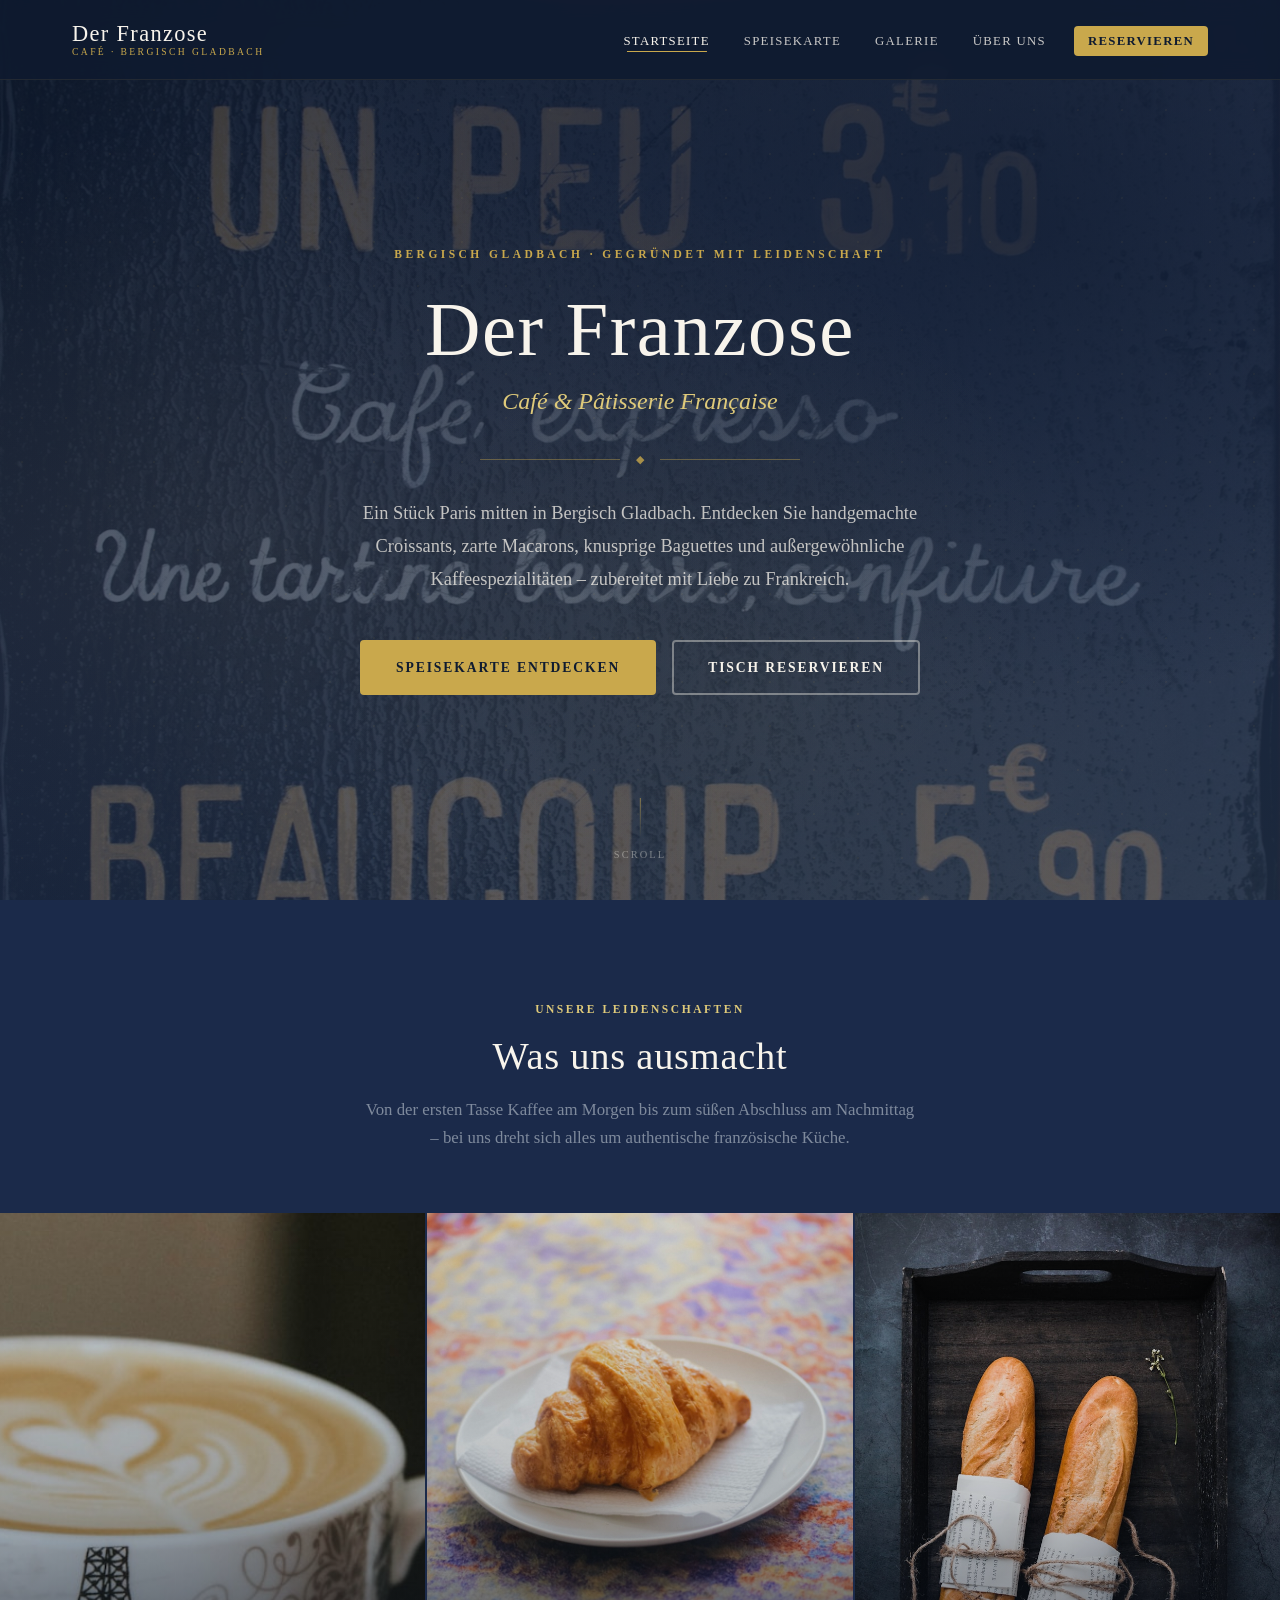
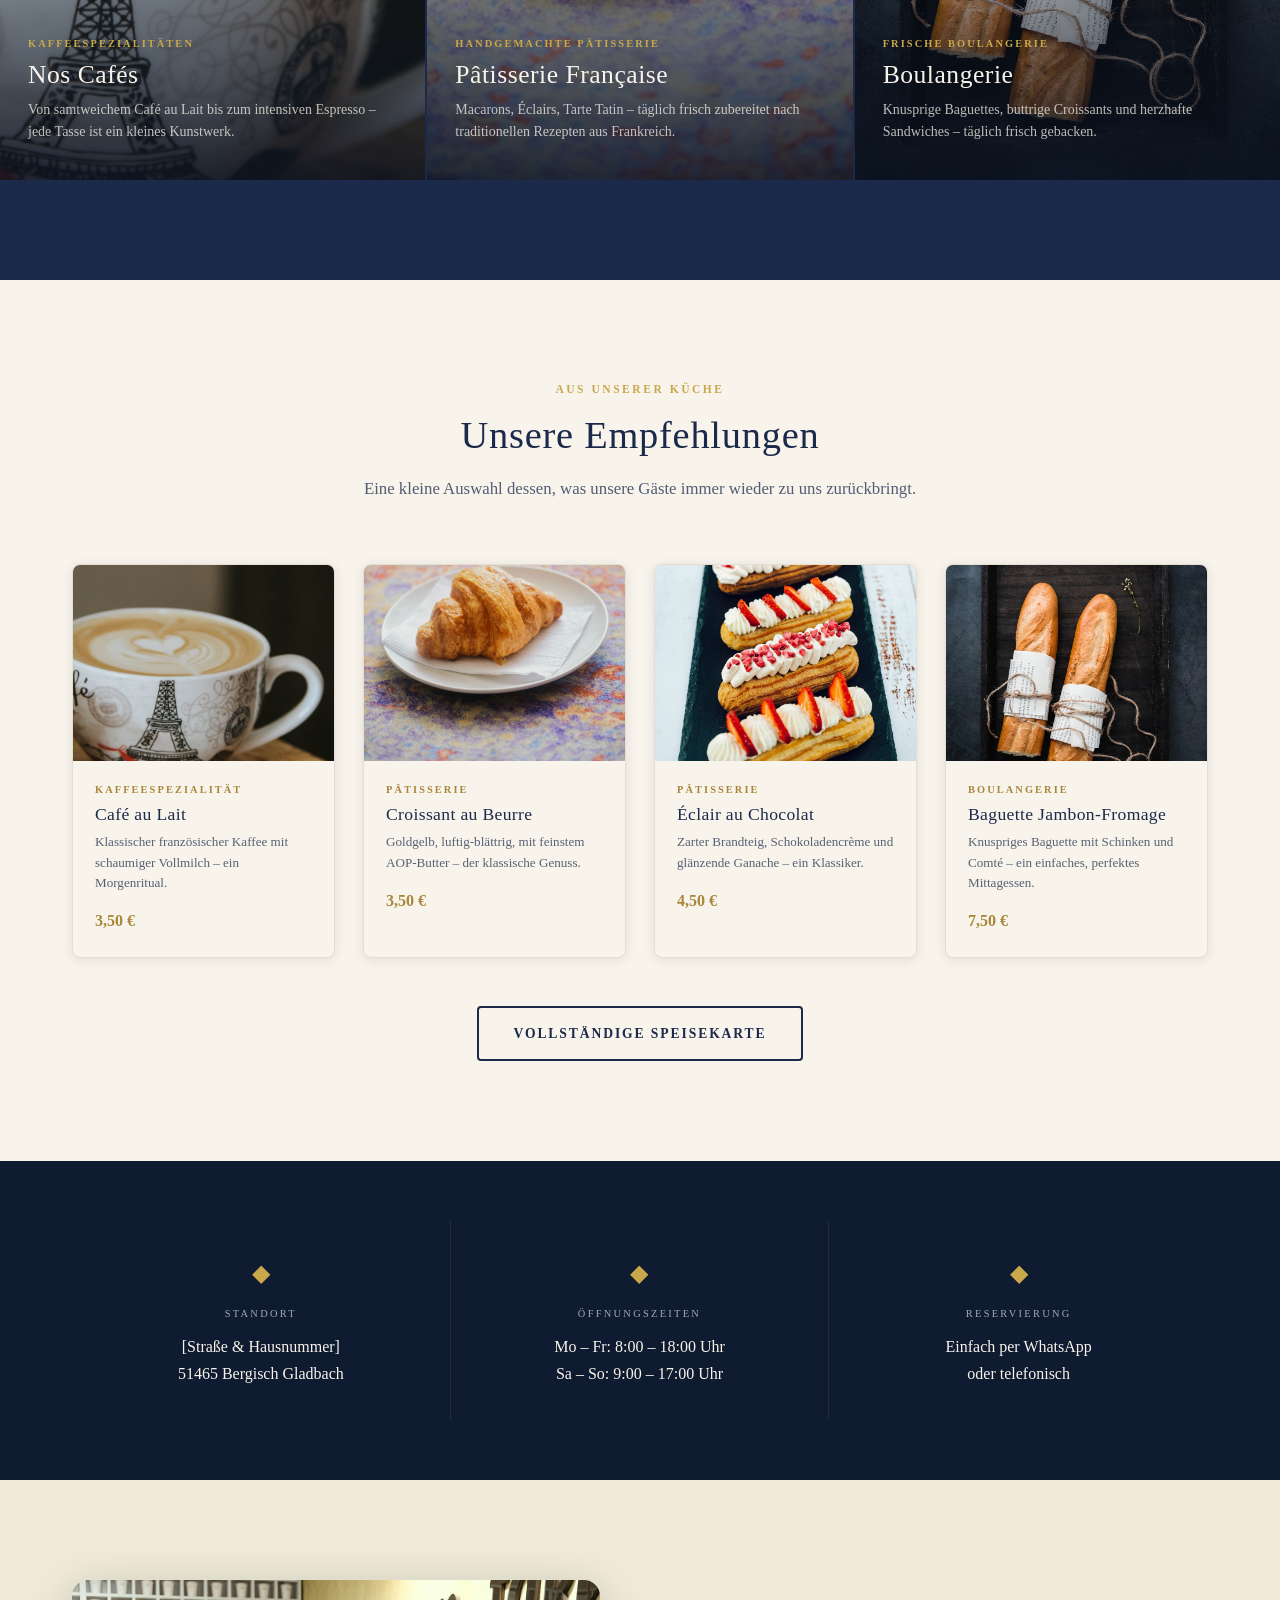
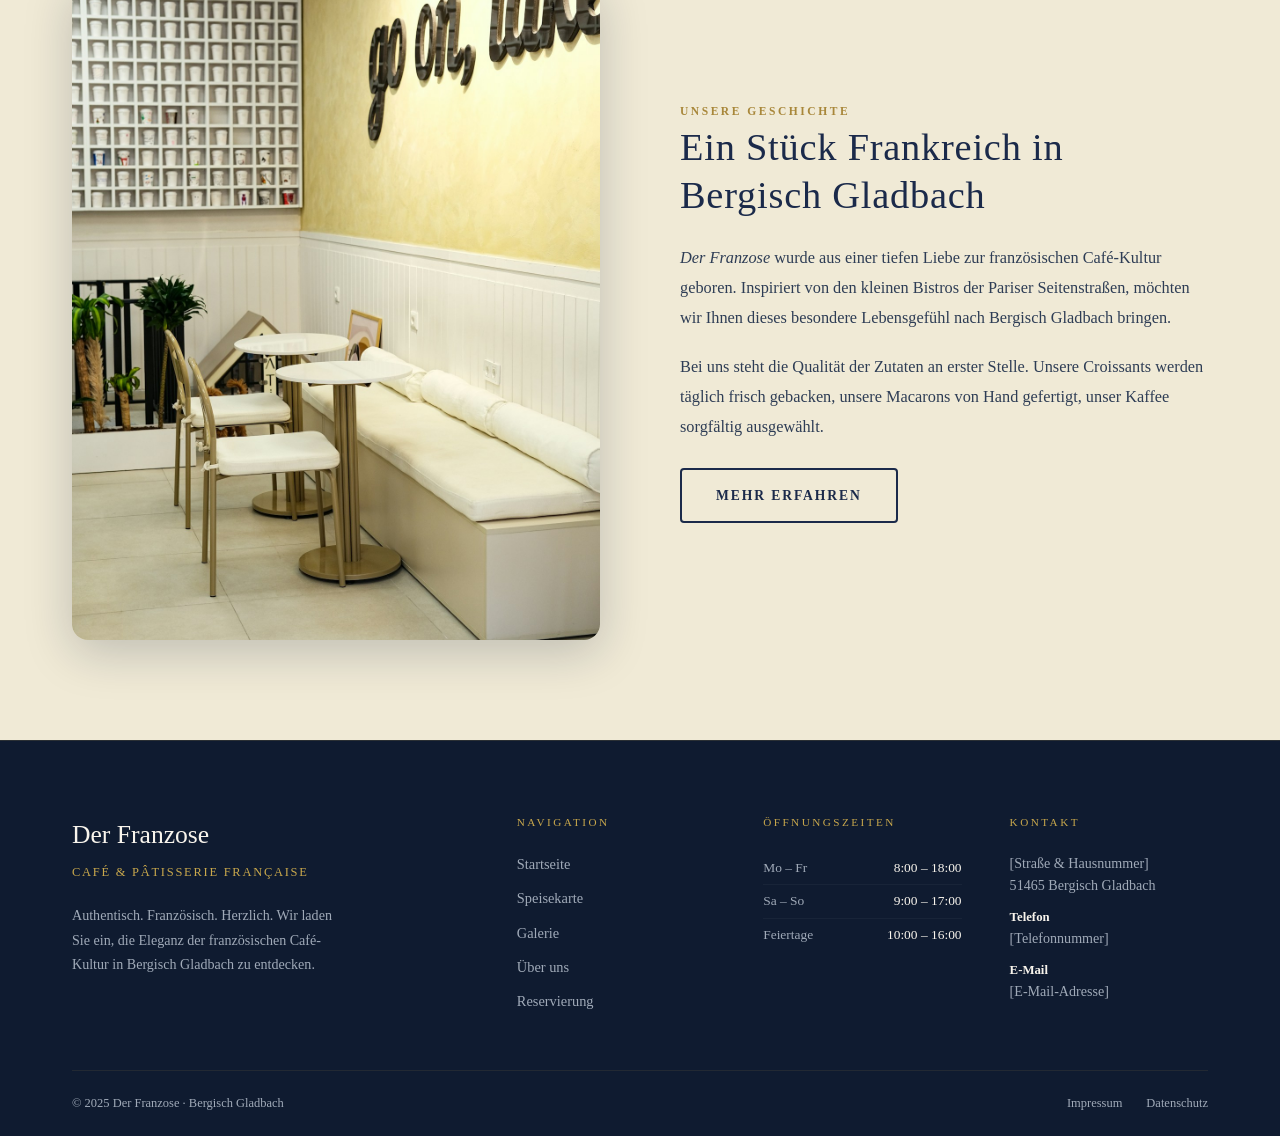
<file: index.html>
<!DOCTYPE html>
<html lang="de">
<head>
  <meta charset="UTF-8">
  <meta name="viewport" content="width=device-width, initial-scale=1.0">
  <title>Der Franzose – Café &amp; Pâtisserie Française in Bergisch Gladbach</title>
  <meta name="description" content="Authentisches französisches Café in Bergisch Gladbach. Genießen Sie Croissants, Éclairs, Macarons, frische Baguettes und köstliche Kaffeespezialitäten in elegantem Ambiente.">
  <meta name="robots" content="index, follow">
  <style>
/* ── 1. Custom Properties ─────────────────────────────────── */
:root {
  --navy:          #1B2A4A;
  --navy-deep:     #0F1B30;
  --navy-mid:      #263854;
  --navy-light:    #3D5173;

  --cream:         #F8F4EC;
  --cream-warm:    #F0EAD6;
  --cream-muted:   #E5DDD0;

  --gold:          #C9A84C;
  --gold-light:    #DFCA7A;
  --gold-dark:     #A8873A;
  --gold-subtle:   rgba(201,168,76,0.12);

  --text-light:    #F8F4EC;
  --text-muted:    #A0AAB8;
  --text-dark:     #1B2A4A;
  --text-body:     #2E3D55;

  --font-display:  Georgia, serif;
  --font-body:     Georgia, serif;

  --nav-h:         80px;
  --max-w:         1200px;
  --section-pad:   100px;

  --shadow-sm:     0 2px 12px rgba(15,27,48,0.10);
  --shadow-md:     0 6px 28px rgba(15,27,48,0.16);
  --shadow-lg:     0 12px 48px rgba(15,27,48,0.22);

  --ease:          0.3s ease;
  --ease-slow:     0.5s ease;

  --radius-sm:     4px;
  --radius-md:     8px;
  --radius-lg:     16px;
}

/* ── 2. Reset & Base ──────────────────────────────────────── */
*, *::before, *::after { box-sizing: border-box; margin: 0; padding: 0; }

html {
  scroll-behavior: smooth;
  font-size: 16px;
}

body {
  font-family: var(--font-body);
  color: var(--text-dark);
  background: var(--cream);
  line-height: 1.7;
  overflow-x: hidden;
}

img { display: block; max-width: 100%; height: auto; }
a   { color: inherit; text-decoration: none; }
ul  { list-style: none; }
button { cursor: pointer; border: none; background: none; }

/* ── 3. Typography ────────────────────────────────────────── */
h1, h2, h3, h4, h5, h6 {
  font-family: var(--font-display);
  font-weight: 400;
  line-height: 1.25;
  letter-spacing: 0.02em;
}

.display-xl  { font-size: clamp(2.8rem, 6vw, 5.2rem); }
.display-lg  { font-size: clamp(2rem,   4vw, 3.4rem); }
.display-md  { font-size: clamp(1.5rem, 3vw, 2.4rem); }
.display-sm  { font-size: clamp(1.2rem, 2vw, 1.7rem); }

.label-caps {
  font-family: var(--font-body);
  font-size: 0.72rem;
  font-weight: 600;
  letter-spacing: 0.22em;
  text-transform: uppercase;
}

/* ── 4. Layout Utilities ──────────────────────────────────── */
.container {
  max-width: var(--max-w);
  margin: 0 auto;
  padding: 0 32px;
}

.section {
  padding: var(--section-pad) 0;
}

.section--dark {
  background: var(--navy);
  color: var(--text-light);
}

.section--cream {
  background: var(--cream);
  color: var(--text-dark);
}

.section--cream-warm {
  background: var(--cream-warm);
  color: var(--text-dark);
}

.text-center { text-align: center; }
.text-gold   { color: var(--gold); }
.text-cream  { color: var(--cream); }

/* ── 5. Dividers & Ornaments ──────────────────────────────── */
.divider {
  display: flex;
  align-items: center;
  gap: 16px;
  margin: 16px 0;
}

.divider__line {
  flex: 1;
  height: 1px;
  background: var(--gold);
  opacity: 0.4;
}

.divider__gem {
  color: var(--gold);
  font-size: 0.7rem;
  opacity: 0.8;
  flex-shrink: 0;
}

.section-header {
  text-align: center;
  margin-bottom: 60px;
}

.section-header .label-caps {
  color: var(--gold);
  margin-bottom: 12px;
  display: block;
}

.section-header h2 {
  margin-bottom: 16px;
}

.section-header p {
  max-width: 560px;
  margin: 0 auto;
  opacity: 0.75;
  font-size: 1.05rem;
}

.section-header--light .label-caps { color: var(--gold-light); }
.section-header--light h2          { color: var(--cream); }
.section-header--light p           { color: var(--text-muted); }

/* ── 6. Buttons ───────────────────────────────────────────── */
.btn {
  display: inline-flex;
  align-items: center;
  gap: 10px;
  padding: 14px 34px;
  font-family: var(--font-body);
  font-size: 0.85rem;
  font-weight: 600;
  letter-spacing: 0.14em;
  text-transform: uppercase;
  border-radius: var(--radius-sm);
  transition: all var(--ease);
  white-space: nowrap;
}

.btn--primary {
  background: var(--gold);
  color: var(--navy-deep);
  border: 2px solid var(--gold);
}

.btn--primary:hover {
  background: var(--gold-light);
  border-color: var(--gold-light);
  transform: translateY(-2px);
  box-shadow: 0 8px 28px rgba(201,168,76,0.35);
}

.btn--outline {
  background: transparent;
  color: var(--cream);
  border: 2px solid rgba(248,244,236,0.4);
}

.btn--outline:hover {
  border-color: var(--gold);
  color: var(--gold);
  transform: translateY(-2px);
}

.btn--outline-dark {
  background: transparent;
  color: var(--navy);
  border: 2px solid var(--navy);
}

.btn--outline-dark:hover {
  background: var(--navy);
  color: var(--cream);
  transform: translateY(-2px);
}

.btn--whatsapp {
  background: #25D366;
  color: #fff;
  border: 2px solid #25D366;
  font-size: 1rem;
  padding: 18px 44px;
  border-radius: 50px;
  box-shadow: 0 6px 30px rgba(37,211,102,0.3);
}

.btn--whatsapp:hover {
  background: #1ebe5d;
  border-color: #1ebe5d;
  transform: translateY(-3px);
  box-shadow: 0 12px 40px rgba(37,211,102,0.4);
}

.btn--whatsapp .btn__icon {
  width: 24px;
  height: 24px;
}

/* ── 7. Navigation ────────────────────────────────────────── */
.nav {
  position: fixed;
  top: 0; left: 0; right: 0;
  z-index: 900;
  height: var(--nav-h);
  background: rgba(15,27,48,0.85);
  backdrop-filter: blur(12px);
  -webkit-backdrop-filter: blur(12px);
  border-bottom: 1px solid rgba(201,168,76,0.1);
  transition: background var(--ease), box-shadow var(--ease);
}

.nav.scrolled {
  background: var(--navy-deep);
  box-shadow: 0 4px 30px rgba(15,27,48,0.4);
}

.nav__inner {
  max-width: var(--max-w);
  margin: 0 auto;
  padding: 0 32px;
  height: 100%;
  display: flex;
  align-items: center;
  justify-content: space-between;
}

.nav__logo {
  display: flex;
  flex-direction: column;
  line-height: 1.1;
  transition: opacity var(--ease);
}

.nav__logo:hover { opacity: 0.85; }

.nav__logo-name {
  font-family: var(--font-display);
  font-size: 1.4rem;
  color: var(--cream);
  letter-spacing: 0.06em;
}

.nav__logo-sub {
  font-size: 0.6rem;
  letter-spacing: 0.25em;
  text-transform: uppercase;
  color: var(--gold);
}

.nav__links {
  display: flex;
  align-items: center;
  gap: 6px;
}

.nav__link {
  font-size: 0.8rem;
  font-weight: 500;
  letter-spacing: 0.1em;
  text-transform: uppercase;
  color: rgba(248,244,236,0.8);
  padding: 8px 14px;
  border-radius: var(--radius-sm);
  transition: color var(--ease), background var(--ease);
  position: relative;
}

.nav__link::after {
  content: '';
  position: absolute;
  bottom: 4px; left: 50%;
  transform: translateX(-50%) scaleX(0);
  width: 70%;
  height: 1px;
  background: var(--gold);
  transition: transform var(--ease);
}

.nav__link:hover,
.nav__link.active {
  color: var(--cream);
}

.nav__link:hover::after,
.nav__link.active::after {
  transform: translateX(-50%) scaleX(1);
}

.nav__link--cta {
  background: var(--gold);
  color: var(--navy-deep) !important;
  font-weight: 700;
  margin-left: 8px;
}

.nav__link--cta::after { display: none; }

.nav__link--cta:hover {
  background: var(--gold-light);
  transform: translateY(-1px);
}

/* Hamburger */
.nav__burger {
  display: none;
  flex-direction: column;
  justify-content: center;
  gap: 5px;
  width: 42px;
  height: 42px;
  padding: 8px;
  border-radius: var(--radius-sm);
  transition: background var(--ease);
}

.nav__burger:hover { background: rgba(255,255,255,0.08); }

.nav__burger span {
  display: block;
  height: 2px;
  background: var(--cream);
  border-radius: 2px;
  transition: all var(--ease);
  transform-origin: center;
}

.nav__burger.open span:nth-child(1) { transform: translateY(7px) rotate(45deg); }
.nav__burger.open span:nth-child(2) { opacity: 0; transform: scaleX(0); }
.nav__burger.open span:nth-child(3) { transform: translateY(-7px) rotate(-45deg); }

/* ── 8. Hero Section ──────────────────────────────────────── */
.hero {
  min-height: 100vh;
  display: flex;
  align-items: center;
  justify-content: center;
  position: relative;
  overflow: hidden;
  background: var(--navy-deep);
}

.hero__bg {
  position: absolute;
  inset: 0;
  background:
    radial-gradient(ellipse at 20% 60%, rgba(201,168,76,0.08) 0%, transparent 55%),
    radial-gradient(ellipse at 80% 25%, rgba(15,27,48,0.65) 0%, transparent 50%),
    radial-gradient(ellipse at 60% 80%, rgba(201,168,76,0.05) 0%, transparent 40%),
    linear-gradient(160deg, rgba(15,27,48,0.82) 0%, rgba(27,42,74,0.78) 45%, rgba(38,56,84,0.72) 100%),
    url('images/hero.jpg') center / cover no-repeat;
}

.hero__pattern {
  position: absolute;
  inset: 0;
  background-image: radial-gradient(circle, rgba(201,168,76,0.05) 1px, transparent 1px);
  background-size: 44px 44px;
}

.hero__content {
  position: relative;
  z-index: 2;
  text-align: center;
  padding: calc(var(--nav-h) + 40px) 32px 80px;
  max-width: 820px;
  margin: 0 auto;
  animation: fadeInUp 1s var(--ease-slow) both;
}

.hero__eyebrow {
  color: var(--gold);
  letter-spacing: 0.3em;
  font-size: 0.72rem;
  font-weight: 600;
  text-transform: uppercase;
  margin-bottom: 24px;
  display: block;
}

.hero__title {
  color: var(--cream);
  margin-bottom: 8px;
  line-height: 1.1;
}

.hero__subtitle-fr {
  font-family: var(--font-display);
  font-style: italic;
  font-size: clamp(1rem, 2.2vw, 1.5rem);
  color: var(--gold-light);
  margin-bottom: 28px;
}

.hero__divider {
  margin: 28px auto;
  max-width: 320px;
}

.hero__desc {
  font-size: clamp(1rem, 1.6vw, 1.15rem);
  color: rgba(248,244,236,0.75);
  max-width: 560px;
  margin: 0 auto 44px;
  line-height: 1.8;
}

.hero__actions {
  display: flex;
  gap: 16px;
  justify-content: center;
  flex-wrap: wrap;
}

.hero__scroll {
  position: absolute;
  bottom: 36px;
  left: 50%;
  transform: translateX(-50%);
  z-index: 2;
  display: flex;
  flex-direction: column;
  align-items: center;
  gap: 8px;
  color: rgba(248,244,236,0.4);
  font-size: 0.65rem;
  letter-spacing: 0.2em;
  text-transform: uppercase;
  animation: bounce 2s ease-in-out infinite;
}

.hero__scroll-line {
  width: 1px;
  height: 40px;
  background: linear-gradient(to bottom, rgba(201,168,76,0.6), transparent);
}

/* Page Hero (sub-pages) */
.page-hero {
  padding: calc(var(--nav-h) + 80px) 0 80px;
  background:
    radial-gradient(ellipse at 30% 50%, rgba(201,168,76,0.06) 0%, transparent 60%),
    linear-gradient(150deg, #0F1B30 0%, #1B2A4A 60%, #263854 100%);
  text-align: center;
  color: var(--cream);
}

.page-hero .label-caps {
  color: var(--gold);
  display: block;
  margin-bottom: 12px;
}

.page-hero h1 {
  color: var(--cream);
  margin-bottom: 14px;
}

.page-hero p {
  color: rgba(248,244,236,0.7);
  font-size: 1.05rem;
  max-width: 500px;
  margin: 0 auto;
}

/* ── 9. Image Placeholders ────────────────────────────────── */
.img-ph {
  position: relative;
  overflow: hidden;
  display: flex;
  align-items: center;
  justify-content: center;
}

.img-ph__gem {
  font-size: 2.5rem;
  opacity: 0.15;
  color: #fff;
  pointer-events: none;
}

.img-ph__label {
  position: absolute;
  bottom: 0; left: 0; right: 0;
  padding: 14px 18px 12px;
  background: linear-gradient(transparent, rgba(10,18,32,0.75));
  color: var(--cream);
  font-family: var(--font-display);
  font-style: italic;
  font-size: 0.8rem;
  letter-spacing: 0.08em;
  text-align: center;
}

.img-ph--coffee {
  background: linear-gradient(135deg, #1A0A04 0%, #3D1F0D 35%, #6B3A1F 65%, #8B5E3C 100%);
}
.img-ph--pastry {
  background: linear-gradient(135deg, #2A1A05 0%, #5C3A18 40%, #9A6B2E 70%, #C9A84C 100%);
}
.img-ph--baguette {
  background: linear-gradient(135deg, #2C1F10 0%, #5A3E20 40%, #8B6D3E 70%, #C4A35A 100%);
}
.img-ph--interior {
  background: linear-gradient(135deg, #0F1B30 0%, #1B2A4A 45%, #263854 75%, #3D5173 100%);
}
.img-ph--macaron {
  background: linear-gradient(135deg, #2A1530 0%, #5C3055 40%, #9B6B8F 70%, #D4A8C4 100%);
}
.img-ph--eclair {
  background: linear-gradient(135deg, #1A1208 0%, #4A3218 40%, #8B6B35 70%, #C4A05A 100%);
}
.img-ph--tarte {
  background: linear-gradient(135deg, #2A1A08 0%, #5C3D18 40%, #A07030 70%, #D4A84C 100%);
}
.img-ph--exterior {
  background: linear-gradient(135deg, #0A1820 0%, #152535 40%, #1B3A4A 70%, #2A5065 100%);
}
.img-ph--breakfast {
  background: linear-gradient(135deg, #1A1010 0%, #4A2525 40%, #8B5050 70%, #C49090 100%);
}
.img-ph--latte {
  background: linear-gradient(135deg, #120A04 0%, #3D2010 35%, #7A4020 65%, #B06040 100%);
}

/* ── 10. Home – Highlights ────────────────────────────────── */
.highlights {
  display: grid;
  grid-template-columns: repeat(3, 1fr);
  gap: 2px;
}

.highlight-card {
  position: relative;
  aspect-ratio: 3/4;
  overflow: hidden;
  cursor: default;
}

.highlight-card .img-ph {
  position: absolute;
  inset: 0;
  transition: transform 0.6s ease;
}

.highlight-card:hover .img-ph {
  transform: scale(1.04);
}

.highlight-card__bg {
  position: absolute;
  inset: 0;
  width: 100%;
  height: 100%;
  object-fit: cover;
  object-position: center;
  transition: transform 0.6s ease;
}

.highlight-card:hover .highlight-card__bg {
  transform: scale(1.04);
}

.highlight-card__overlay {
  position: absolute;
  inset: 0;
  background: linear-gradient(to top, rgba(10,18,32,0.85) 0%, rgba(10,18,32,0.2) 50%, transparent 100%);
  z-index: 1;
  display: flex;
  flex-direction: column;
  justify-content: flex-end;
  padding: 36px 28px;
}

.highlight-card__badge {
  font-size: 0.65rem;
  font-weight: 600;
  letter-spacing: 0.2em;
  text-transform: uppercase;
  color: var(--gold);
  margin-bottom: 8px;
}

.highlight-card__title {
  font-family: var(--font-display);
  font-size: 1.6rem;
  color: var(--cream);
  margin-bottom: 8px;
  line-height: 1.2;
}

.highlight-card__desc {
  font-size: 0.875rem;
  color: rgba(248,244,236,0.75);
  line-height: 1.6;
}

/* ── 11. Home – Featured ──────────────────────────────────── */
.featured-grid {
  display: grid;
  grid-template-columns: repeat(4, 1fr);
  gap: 28px;
}

.featured-card {
  background: var(--cream);
  border-radius: var(--radius-md);
  overflow: hidden;
  box-shadow: var(--shadow-sm);
  transition: transform var(--ease), box-shadow var(--ease);
  border: 1px solid var(--cream-muted);
}

.featured-card:hover {
  transform: translateY(-6px);
  box-shadow: var(--shadow-md);
}

.featured-card__img {
  aspect-ratio: 4/3;
  overflow: hidden;
}

.featured-card__img img {
  width: 100%;
  height: 100%;
  object-fit: cover;
  display: block;
  transition: transform 0.5s ease;
}

.featured-card:hover .featured-card__img img {
  transform: scale(1.04);
}

.featured-card__body {
  padding: 20px 22px 22px;
}

.featured-card__category {
  font-size: 0.65rem;
  letter-spacing: 0.2em;
  font-weight: 600;
  text-transform: uppercase;
  color: var(--gold-dark);
  margin-bottom: 6px;
  display: block;
}

.featured-card__name {
  font-family: var(--font-display);
  font-size: 1.1rem;
  color: var(--navy);
  margin-bottom: 6px;
}

.featured-card__desc {
  font-size: 0.82rem;
  color: var(--text-body);
  opacity: 0.8;
  line-height: 1.55;
  margin-bottom: 14px;
}

.featured-card__price {
  font-family: var(--font-display);
  font-size: 1rem;
  color: var(--gold-dark);
  font-weight: 600;
}

/* ── 12. Home – Info Strip ────────────────────────────────── */
.info-strip {
  background: var(--navy-deep);
  padding: 60px 0;
}

.info-strip__grid {
  display: grid;
  grid-template-columns: repeat(3, 1fr);
  gap: 0;
}

.info-strip__item {
  padding: 32px 40px;
  border-right: 1px solid rgba(201,168,76,0.12);
  text-align: center;
}

.info-strip__item:last-child { border-right: none; }

.info-strip__icon {
  font-size: 1.5rem;
  margin-bottom: 12px;
  color: var(--gold);
  display: block;
}

.info-strip__label {
  font-size: 0.65rem;
  letter-spacing: 0.22em;
  text-transform: uppercase;
  color: var(--text-muted);
  margin-bottom: 10px;
  display: block;
}

.info-strip__value {
  font-family: var(--font-display);
  font-size: 1rem;
  color: var(--cream);
  line-height: 1.6;
}

/* ── 13. Speisekarte ──────────────────────────────────────── */
.menu-nav {
  background: var(--cream-warm);
  border-bottom: 1px solid var(--cream-muted);
  position: sticky;
  top: var(--nav-h);
  z-index: 100;
  overflow-x: auto;
}

.menu-nav__list {
  display: flex;
  align-items: center;
  gap: 4px;
  padding: 0 32px;
  max-width: var(--max-w);
  margin: 0 auto;
}

.menu-nav__link {
  display: block;
  padding: 16px 18px;
  font-size: 0.75rem;
  font-weight: 600;
  letter-spacing: 0.12em;
  text-transform: uppercase;
  color: var(--navy-light);
  white-space: nowrap;
  border-bottom: 2px solid transparent;
  transition: color var(--ease), border-color var(--ease);
}

.menu-nav__link:hover {
  color: var(--navy);
  border-bottom-color: var(--gold);
}

.menu-section {
  padding: 72px 0 60px;
  border-bottom: 1px solid var(--cream-muted);
}

.menu-section:last-of-type { border-bottom: none; }

.menu-section__header {
  text-align: center;
  margin-bottom: 48px;
}

.menu-section__title {
  font-size: clamp(1.8rem, 3vw, 2.6rem);
  color: var(--navy);
  margin-bottom: 4px;
}

.menu-section__fr {
  font-family: var(--font-display);
  font-style: italic;
  font-size: 1rem;
  color: var(--gold-dark);
}

.menu-list {
  max-width: 720px;
  margin: 0 auto;
}

.menu-item {
  display: flex;
  justify-content: space-between;
  align-items: baseline;
  gap: 12px;
  padding: 18px 0;
  border-bottom: 1px dashed rgba(27,42,74,0.12);
}

.menu-item:last-child { border-bottom: none; }

.menu-item__info { flex: 1; }

.menu-item__name {
  font-family: var(--font-display);
  font-size: 1.05rem;
  color: var(--navy);
  margin-bottom: 3px;
}

.menu-item__desc {
  font-size: 0.83rem;
  color: var(--text-body);
  opacity: 0.7;
  font-style: italic;
}

.menu-item__price {
  font-family: var(--font-display);
  font-size: 1rem;
  color: var(--gold-dark);
  font-weight: 600;
  white-space: nowrap;
  flex-shrink: 0;
}

.menu-section__featured {
  display: grid;
  grid-template-columns: repeat(3, 1fr);
  gap: 24px;
  margin-bottom: 48px;
}

.menu-card {
  border-radius: var(--radius-md);
  overflow: hidden;
  box-shadow: var(--shadow-sm);
  background: #fff;
  border: 1px solid var(--cream-muted);
  transition: transform var(--ease), box-shadow var(--ease);
}

.menu-card:hover {
  transform: translateY(-4px);
  box-shadow: var(--shadow-md);
}

.menu-card__img { aspect-ratio: 16/9; }

.menu-card__body {
  padding: 18px 20px;
}

.menu-card__name {
  font-family: var(--font-display);
  font-size: 1.05rem;
  color: var(--navy);
  margin-bottom: 4px;
}

.menu-card__desc {
  font-size: 0.82rem;
  color: var(--text-body);
  opacity: 0.75;
  margin-bottom: 12px;
}

.menu-card__footer {
  display: flex;
  justify-content: space-between;
  align-items: center;
}

.menu-card__tag {
  font-size: 0.65rem;
  letter-spacing: 0.15em;
  text-transform: uppercase;
  color: var(--text-muted);
}

.menu-card__price {
  font-family: var(--font-display);
  color: var(--gold-dark);
  font-size: 1rem;
  font-weight: 600;
}

.menu-note {
  text-align: center;
  padding: 32px 0 0;
  font-size: 0.82rem;
  color: var(--text-body);
  opacity: 0.6;
  font-style: italic;
}

/* ── 14. Galerie ──────────────────────────────────────────── */
.gallery-grid {
  display: grid;
  grid-template-columns: repeat(3, 1fr);
  grid-auto-rows: 260px;
  gap: 10px;
}

.gallery-grid .g-tall  { grid-row: span 2; }
.gallery-grid .g-wide  { grid-column: span 2; }

.gallery-item {
  position: relative;
  overflow: hidden;
  cursor: pointer;
  border-radius: var(--radius-sm);
}

.gallery-item .img-ph {
  position: absolute;
  inset: 0;
  transition: transform 0.5s ease;
}

.gallery-item:hover .img-ph {
  transform: scale(1.06);
}

.gallery-item__overlay {
  position: absolute;
  inset: 0;
  background: linear-gradient(to top, rgba(10,18,32,0.8) 0%, transparent 60%);
  opacity: 0;
  transition: opacity var(--ease);
  display: flex;
  flex-direction: column;
  justify-content: flex-end;
  padding: 24px 22px;
  z-index: 2;
}

.gallery-item:hover .gallery-item__overlay { opacity: 1; }

.gallery-item__cat {
  font-size: 0.65rem;
  letter-spacing: 0.2em;
  text-transform: uppercase;
  color: var(--gold);
  margin-bottom: 4px;
}

.gallery-item__name {
  font-family: var(--font-display);
  font-size: 1.1rem;
  color: var(--cream);
}

.gallery-item__zoom {
  position: absolute;
  top: 16px; right: 16px;
  width: 36px; height: 36px;
  background: rgba(15,27,48,0.6);
  border-radius: 50%;
  display: flex;
  align-items: center;
  justify-content: center;
  color: var(--cream);
  font-size: 0.9rem;
  opacity: 0;
  transition: opacity var(--ease), background var(--ease);
  z-index: 3;
}

.gallery-item:hover .gallery-item__zoom {
  opacity: 1;
  background: var(--gold);
}

/* Lightbox */
.lightbox {
  display: none;
  position: fixed;
  inset: 0;
  z-index: 9999;
  background: rgba(10,18,32,0.95);
  align-items: center;
  justify-content: center;
}

.lightbox.open { display: flex; }

.lightbox__inner {
  position: relative;
  max-width: 80vw;
  max-height: 80vh;
  display: flex;
  flex-direction: column;
  align-items: center;
  gap: 16px;
}

.lightbox__img {
  width: 600px;
  max-width: 80vw;
  height: 420px;
  max-height: 60vh;
  border-radius: var(--radius-md);
  overflow: hidden;
}

.lightbox__caption {
  font-family: var(--font-display);
  font-style: italic;
  color: var(--cream);
  font-size: 1rem;
  text-align: center;
  opacity: 0.8;
}

.lightbox__close {
  position: absolute;
  top: -48px; right: -4px;
  width: 40px; height: 40px;
  display: flex;
  align-items: center;
  justify-content: center;
  background: rgba(248,244,236,0.1);
  border-radius: 50%;
  color: var(--cream);
  font-size: 1.2rem;
  transition: background var(--ease);
}

.lightbox__close:hover { background: rgba(248,244,236,0.2); }

.lightbox__nav {
  display: flex;
  gap: 12px;
}

.lightbox__btn {
  padding: 8px 20px;
  background: rgba(248,244,236,0.1);
  color: var(--cream);
  border-radius: var(--radius-sm);
  font-size: 0.85rem;
  transition: background var(--ease);
}

.lightbox__btn:hover { background: var(--gold); color: var(--navy-deep); }

/* ── 15. Über uns ─────────────────────────────────────────── */
.about-intro {
  display: grid;
  grid-template-columns: 1fr 1fr;
  gap: 80px;
  align-items: center;
}

.about-intro__img {
  aspect-ratio: 4/5;
  border-radius: var(--radius-lg);
  overflow: hidden;
  box-shadow: var(--shadow-lg);
}

.about-intro__img img {
  width: 100%;
  height: 100%;
  object-fit: cover;
  display: block;
}

.about-intro__eyebrow {
  color: var(--gold-dark);
  margin-bottom: 14px;
}

.about-intro h2 {
  font-size: clamp(1.8rem, 3vw, 2.8rem);
  color: var(--navy);
  margin-bottom: 24px;
}

.about-intro p {
  color: var(--text-body);
  margin-bottom: 18px;
  line-height: 1.85;
  font-size: 1.02rem;
}

.values-grid {
  display: grid;
  grid-template-columns: repeat(3, 1fr);
  gap: 36px;
}

.value-card {
  text-align: center;
  padding: 40px 30px;
}

.value-card__num {
  font-family: var(--font-display);
  font-size: 3rem;
  color: var(--gold);
  opacity: 0.25;
  line-height: 1;
  margin-bottom: 12px;
}

.value-card__title {
  font-family: var(--font-display);
  font-size: 1.3rem;
  color: var(--cream);
  margin-bottom: 12px;
}

.value-card__text {
  font-size: 0.9rem;
  color: var(--text-muted);
  line-height: 1.7;
}

.team-grid {
  display: grid;
  grid-template-columns: repeat(3, 1fr);
  gap: 36px;
}

.team-card { text-align: center; }

.team-card__img {
  width: 160px;
  height: 160px;
  border-radius: 50%;
  overflow: hidden;
  margin: 0 auto 20px;
  border: 3px solid var(--cream-muted);
}

.team-card__name {
  font-family: var(--font-display);
  font-size: 1.2rem;
  color: var(--navy);
  margin-bottom: 4px;
}

.team-card__role {
  font-size: 0.8rem;
  letter-spacing: 0.12em;
  text-transform: uppercase;
  color: var(--gold-dark);
}

/* ── 16. Reservierung ─────────────────────────────────────── */
.reservation-hero {
  text-align: center;
  padding: 80px 0;
}

.reservation-hero__wa {
  margin: 44px auto;
  max-width: 460px;
}

.hours-card {
  background: var(--cream);
  border-radius: var(--radius-lg);
  padding: 48px;
  border: 1px solid var(--cream-muted);
  box-shadow: var(--shadow-sm);
}

.hours-card h3 {
  font-family: var(--font-display);
  font-size: 1.5rem;
  color: var(--navy);
  margin-bottom: 8px;
}

.hours-card__sub {
  font-size: 0.8rem;
  color: var(--gold-dark);
  letter-spacing: 0.12em;
  text-transform: uppercase;
  margin-bottom: 28px;
  display: block;
}

.hours-table { width: 100%; }

.hours-table tr td {
  padding: 10px 0;
  border-bottom: 1px dashed var(--cream-muted);
  font-size: 0.95rem;
  color: var(--text-body);
}

.hours-table tr:last-child td { border-bottom: none; }

.hours-table td:last-child {
  text-align: right;
  color: var(--navy);
  font-weight: 500;
}

.hours-closed { color: var(--text-muted) !important; font-style: italic; }

.contact-grid {
  display: grid;
  grid-template-columns: 1fr 1fr;
  gap: 28px;
  margin-top: 28px;
}

.contact-item {
  display: flex;
  align-items: flex-start;
  gap: 14px;
  padding: 20px;
  background: var(--cream-warm);
  border-radius: var(--radius-md);
}

.contact-item__icon {
  width: 40px; height: 40px;
  background: var(--navy);
  color: var(--gold);
  display: flex;
  align-items: center;
  justify-content: center;
  border-radius: var(--radius-sm);
  font-size: 1rem;
  flex-shrink: 0;
}

.contact-item__label {
  font-size: 0.7rem;
  letter-spacing: 0.15em;
  text-transform: uppercase;
  color: var(--text-muted);
  margin-bottom: 4px;
  display: block;
}

.contact-item__value {
  font-size: 0.95rem;
  color: var(--navy);
  font-weight: 500;
}

/* ── 17. Legal Pages ──────────────────────────────────────── */
.legal-content {
  max-width: 820px;
  margin: 0 auto;
  padding: 0 32px;
  font-size: 0.95rem;
  color: var(--text-body);
  line-height: 1.85;
}

.legal-content h2 {
  font-size: 1.4rem;
  color: var(--navy);
  margin: 44px 0 14px;
  padding-top: 20px;
  border-top: 1px solid var(--cream-muted);
}

.legal-content h2:first-child {
  border-top: none;
  margin-top: 0;
}

.legal-content h3 {
  font-size: 1.05rem;
  color: var(--navy);
  margin: 24px 0 8px;
}

.legal-content p { margin-bottom: 14px; }

.legal-content ul {
  list-style: disc;
  padding-left: 24px;
  margin-bottom: 14px;
}

.legal-content ul li { margin-bottom: 6px; }

.legal-content a {
  color: var(--gold-dark);
  text-decoration: underline;
  text-underline-offset: 2px;
}

.legal-content a:hover { color: var(--navy); }

.legal-placeholder {
  display: inline-block;
  background: rgba(201,168,76,0.15);
  color: var(--gold-dark);
  padding: 1px 8px;
  border-radius: 3px;
  font-style: italic;
}

/* ── 18. Footer ───────────────────────────────────────────── */
.footer {
  background: var(--navy-deep);
  color: var(--cream);
  border-top: 1px solid rgba(201,168,76,0.15);
}

.footer__main {
  display: grid;
  grid-template-columns: 2fr 1fr 1fr 1fr;
  gap: 48px;
  padding: 72px 0 56px;
}

.footer__brand-name {
  font-family: var(--font-display);
  font-size: 1.6rem;
  color: var(--cream);
  margin-bottom: 6px;
}

.footer__brand-tagline {
  font-size: 0.78rem;
  color: var(--gold);
  letter-spacing: 0.14em;
  text-transform: uppercase;
  margin-bottom: 20px;
}

.footer__brand-desc {
  font-size: 0.88rem;
  color: var(--text-muted);
  line-height: 1.75;
  max-width: 280px;
}

.footer__col-title {
  font-size: 0.7rem;
  letter-spacing: 0.22em;
  text-transform: uppercase;
  color: var(--gold);
  margin-bottom: 20px;
  display: block;
}

.footer__links {
  display: flex;
  flex-direction: column;
  gap: 10px;
}

.footer__links a {
  font-size: 0.9rem;
  color: var(--text-muted);
  transition: color var(--ease);
}

.footer__links a:hover { color: var(--cream); }

.footer__address {
  display: flex;
  flex-direction: column;
  gap: 8px;
}

.footer__address p {
  font-size: 0.88rem;
  color: var(--text-muted);
  line-height: 1.6;
}

.footer__address strong {
  color: var(--cream);
  font-size: 0.8rem;
}

.footer__hours-row {
  display: flex;
  justify-content: space-between;
  font-size: 0.84rem;
  color: var(--text-muted);
  padding: 5px 0;
  border-bottom: 1px solid rgba(255,255,255,0.04);
}

.footer__hours-row:last-child { border-bottom: none; }

.footer__hours-row span:last-child { color: var(--cream); }

.footer__bottom {
  border-top: 1px solid rgba(201,168,76,0.1);
  padding: 22px 0;
  display: flex;
  justify-content: space-between;
  align-items: center;
  font-size: 0.78rem;
  color: var(--text-muted);
}

.footer__bottom-links {
  display: flex;
  gap: 24px;
}

.footer__bottom-links a {
  color: var(--text-muted);
  transition: color var(--ease);
}

.footer__bottom-links a:hover { color: var(--cream); }

/* ── 19. Animations ───────────────────────────────────────── */
@keyframes fadeInUp {
  from { opacity: 0; transform: translateY(28px); }
  to   { opacity: 1; transform: translateY(0); }
}

@keyframes fadeIn {
  from { opacity: 0; }
  to   { opacity: 1; }
}

@keyframes bounce {
  0%, 100% { transform: translateX(-50%) translateY(0); }
  50%       { transform: translateX(-50%) translateY(8px); }
}

@keyframes pulse {
  0%, 100% { box-shadow: 0 6px 30px rgba(37,211,102,0.3); }
  50%       { box-shadow: 0 8px 40px rgba(37,211,102,0.55); }
}

.btn--whatsapp { animation: pulse 2.5s ease-in-out infinite; }

.fade-in {
  opacity: 0;
  transform: translateY(20px);
  transition: opacity 0.6s ease, transform 0.6s ease;
}

.fade-in.visible {
  opacity: 1;
  transform: translateY(0);
}

/* ── 20. Media Queries – Tablet ───────────────────────────── */
@media (max-width: 1100px) {
  :root { --section-pad: 72px; }

  .featured-grid {
    grid-template-columns: repeat(2, 1fr);
  }

  .footer__main {
    grid-template-columns: 1fr 1fr;
    gap: 36px;
  }

  .about-intro {
    gap: 48px;
  }
}

@media (max-width: 900px) {
  .highlights {
    grid-template-columns: 1fr;
    max-width: 560px;
    margin: 0 auto;
  }

  .highlight-card {
    aspect-ratio: 16/9;
  }

  .values-grid,
  .team-grid {
    grid-template-columns: 1fr;
    gap: 24px;
  }

  .menu-section__featured {
    grid-template-columns: repeat(2, 1fr);
  }

  .gallery-grid {
    grid-template-columns: repeat(2, 1fr);
  }

  .gallery-grid .g-wide { grid-column: span 2; }
}

/* ── 21. Media Queries – Mobile ───────────────────────────── */
@media (max-width: 768px) {
  :root {
    --section-pad: 60px;
    --nav-h: 66px;
  }

  .container { padding: 0 20px; }

  /* Nav mobile */
  .nav__burger { display: flex; }

  .nav__links {
    display: none;
    position: absolute;
    top: var(--nav-h);
    left: 0; right: 0;
    background: var(--navy-deep);
    border-top: 1px solid rgba(201,168,76,0.15);
    padding: 12px 20px 24px;
    flex-direction: column;
    gap: 2px;
    box-shadow: 0 8px 30px rgba(10,18,32,0.4);
  }

  .nav__links.open { display: flex; }

  .nav__link {
    padding: 12px 14px;
    font-size: 0.88rem;
  }

  .nav__link--cta {
    margin-left: 0;
    margin-top: 8px;
    text-align: center;
    padding: 14px;
  }

  /* Hero */
  .hero__actions {
    flex-direction: column;
    align-items: center;
  }

  .hero__scroll { display: none; }

  /* About */
  .about-intro {
    grid-template-columns: 1fr;
    gap: 36px;
  }

  .about-intro__img {
    order: -1;
    aspect-ratio: 16/9;
  }

  /* Featured */
  .featured-grid {
    grid-template-columns: 1fr;
    max-width: 440px;
    margin: 0 auto;
  }

  /* Info strip */
  .info-strip__grid {
    grid-template-columns: 1fr;
  }

  .info-strip__item {
    border-right: none;
    border-bottom: 1px solid rgba(201,168,76,0.12);
  }

  .info-strip__item:last-child { border-bottom: none; }

  /* Menu */
  .menu-section__featured {
    grid-template-columns: 1fr;
    max-width: 400px;
    margin: 0 auto 36px;
  }

  /* Gallery */
  .gallery-grid {
    grid-template-columns: 1fr 1fr;
    grid-auto-rows: 180px;
  }

  .gallery-grid .g-tall { grid-row: span 1; }

  /* Reservation */
  .contact-grid {
    grid-template-columns: 1fr;
  }

  /* Footer */
  .footer__main {
    grid-template-columns: 1fr;
    gap: 32px;
    padding: 48px 0 36px;
  }

  .footer__bottom {
    flex-direction: column;
    gap: 12px;
    text-align: center;
  }

  /* Legal */
  .legal-content { padding: 0 20px; }
}

@media (max-width: 480px) {
  .gallery-grid {
    grid-template-columns: 1fr;
    grid-auto-rows: 220px;
  }

  .gallery-grid .g-wide { grid-column: span 1; }

  .highlights { max-width: 100%; }
}
  </style>
</head>
<body>

  <!-- ── Navigation ─────────────────────────────────────────── -->
  <nav class="nav" id="main-nav" aria-label="Hauptnavigation">
    <div class="nav__inner">
      <a href="index.html" class="nav__logo" aria-label="Der Franzose – Startseite">
        <span class="nav__logo-name">Der Franzose</span>
        <span class="nav__logo-sub">Café · Bergisch Gladbach</span>
      </a>
      <button class="nav__burger" id="nav-burger" aria-label="Menü öffnen" aria-expanded="false">
        <span></span><span></span><span></span>
      </button>
      <ul class="nav__links" id="nav-menu" role="list">
        <li><a href="index.html"        class="nav__link">Startseite</a></li>
        <li><a href="speisekarte.html"  class="nav__link">Speisekarte</a></li>
        <li><a href="galerie.html"      class="nav__link">Galerie</a></li>
        <li><a href="ueber-uns.html"    class="nav__link">Über uns</a></li>
        <li><a href="reservierung.html" class="nav__link nav__link--cta">Reservieren</a></li>
      </ul>
    </div>
  </nav>

  <!-- ── Hero ───────────────────────────────────────────────── -->
  <section class="hero" aria-labelledby="hero-heading">
    <div class="hero__bg" aria-hidden="true"></div>
    <div class="hero__pattern" aria-hidden="true"></div>
    <div class="hero__content">
      <span class="hero__eyebrow label-caps">Bergisch Gladbach · Gegründet mit Leidenschaft</span>
      <h1 class="hero__title display-xl" id="hero-heading">Der Franzose</h1>
      <p class="hero__subtitle-fr">Café &amp; Pâtisserie Française</p>
      <div class="hero__divider divider" aria-hidden="true">
        <span class="divider__line"></span>
        <span class="divider__gem">◆</span>
        <span class="divider__line"></span>
      </div>
      <p class="hero__desc">
        Ein Stück Paris mitten in Bergisch Gladbach. Entdecken Sie handgemachte Croissants,
        zarte Macarons, knusprige Baguettes und außergewöhnliche Kaffeespezialitäten –
        zubereitet mit Liebe zu Frankreich.
      </p>
      <div class="hero__actions">
        <a href="speisekarte.html" class="btn btn--primary">Speisekarte entdecken</a>
        <a href="reservierung.html" class="btn btn--outline">Tisch reservieren</a>
      </div>
    </div>
    <div class="hero__scroll" aria-hidden="true">
      <div class="hero__scroll-line"></div>
      <span>Scroll</span>
    </div>
  </section>

  <!-- ── Highlights ─────────────────────────────────────────── -->
  <section class="section section--dark" aria-labelledby="highlights-heading">
    <div class="container">
      <div class="section-header section-header--light fade-in">
        <span class="label-caps">Unsere Leidenschaften</span>
        <h2 class="display-md" id="highlights-heading">Was uns ausmacht</h2>
        <p>Von der ersten Tasse Kaffee am Morgen bis zum süßen Abschluss am Nachmittag – bei uns dreht sich alles um authentische französische Küche.</p>
      </div>
    </div>
    <div class="highlights">
      <div class="highlight-card fade-in">
        <img src="images/coffee.jpg" alt="" class="highlight-card__bg" loading="lazy">
        <div class="highlight-card__overlay">
          <span class="highlight-card__badge label-caps">Kaffeespezialitäten</span>
          <h3 class="highlight-card__title">Nos Cafés</h3>
          <p class="highlight-card__desc">
            Von samtweichem Café au Lait bis zum intensiven Espresso – jede Tasse ist ein kleines Kunstwerk.
          </p>
        </div>
      </div>
      <div class="highlight-card fade-in">
        <img src="images/croissant.jpg" alt="" class="highlight-card__bg" loading="lazy">
        <div class="highlight-card__overlay">
          <span class="highlight-card__badge label-caps">Handgemachte Pâtisserie</span>
          <h3 class="highlight-card__title">Pâtisserie Française</h3>
          <p class="highlight-card__desc">
            Macarons, Éclairs, Tarte Tatin – täglich frisch zubereitet nach traditionellen Rezepten aus Frankreich.
          </p>
        </div>
      </div>
      <div class="highlight-card fade-in">
        <img src="images/baguette.jpg" alt="" class="highlight-card__bg" loading="lazy">
        <div class="highlight-card__overlay">
          <span class="highlight-card__badge label-caps">Frische Boulangerie</span>
          <h3 class="highlight-card__title">Boulangerie</h3>
          <p class="highlight-card__desc">
            Knusprige Baguettes, buttrige Croissants und herzhafte Sandwiches – täglich frisch gebacken.
          </p>
        </div>
      </div>
    </div>
  </section>

  <!-- ── Featured Items ─────────────────────────────────────── -->
  <section class="section section--cream" aria-labelledby="featured-heading">
    <div class="container">
      <div class="section-header fade-in">
        <span class="label-caps">Aus unserer Küche</span>
        <h2 class="display-md" id="featured-heading">Unsere Empfehlungen</h2>
        <p>Eine kleine Auswahl dessen, was unsere Gäste immer wieder zu uns zurückbringt.</p>
      </div>
      <div class="featured-grid">
        <article class="featured-card fade-in">
          <div class="featured-card__img">
            <img src="images/coffee.jpg" alt="Café au Lait" loading="lazy">
          </div>
          <div class="featured-card__body">
            <span class="featured-card__category">Kaffeespezialität</span>
            <h3 class="featured-card__name">Café au Lait</h3>
            <p class="featured-card__desc">Klassischer französischer Kaffee mit schaumiger Vollmilch – ein Morgenritual.</p>
            <span class="featured-card__price">3,50 €</span>
          </div>
        </article>
        <article class="featured-card fade-in">
          <div class="featured-card__img">
            <img src="images/croissant.jpg" alt="Croissant au Beurre" loading="lazy">
          </div>
          <div class="featured-card__body">
            <span class="featured-card__category">Pâtisserie</span>
            <h3 class="featured-card__name">Croissant au Beurre</h3>
            <p class="featured-card__desc">Goldgelb, luftig-blättrig, mit feinstem AOP-Butter – der klassische Genuss.</p>
            <span class="featured-card__price">3,50 €</span>
          </div>
        </article>
        <article class="featured-card fade-in">
          <div class="featured-card__img">
            <img src="images/eclair.jpg" alt="Éclair" loading="lazy">
          </div>
          <div class="featured-card__body">
            <span class="featured-card__category">Pâtisserie</span>
            <h3 class="featured-card__name">Éclair au Chocolat</h3>
            <p class="featured-card__desc">Zarter Brandteig, Schokoladencrème und glänzende Ganache – ein Klassiker.</p>
            <span class="featured-card__price">4,50 €</span>
          </div>
        </article>
        <article class="featured-card fade-in">
          <div class="featured-card__img">
            <img src="images/baguette.jpg" alt="Baguette Jambon-Fromage" loading="lazy">
          </div>
          <div class="featured-card__body">
            <span class="featured-card__category">Boulangerie</span>
            <h3 class="featured-card__name">Baguette Jambon-Fromage</h3>
            <p class="featured-card__desc">Knuspriges Baguette mit Schinken und Comté – ein einfaches, perfektes Mittagessen.</p>
            <span class="featured-card__price">7,50 €</span>
          </div>
        </article>
      </div>
      <div class="text-center" style="margin-top:48px;">
        <a href="speisekarte.html" class="btn btn--outline-dark">Vollständige Speisekarte</a>
      </div>
    </div>
  </section>

  <!-- ── Info Strip ──────────────────────────────────────────── -->
  <div class="info-strip" aria-label="Kerninformationen">
    <div class="container">
      <div class="info-strip__grid">
        <div class="info-strip__item fade-in">
          <span class="info-strip__icon" aria-hidden="true">◆</span>
          <span class="info-strip__label">Standort</span>
          <span class="info-strip__value">[Straße &amp; Hausnummer]<br>51465 Bergisch Gladbach</span>
        </div>
        <div class="info-strip__item fade-in">
          <span class="info-strip__icon" aria-hidden="true">◆</span>
          <span class="info-strip__label">Öffnungszeiten</span>
          <span class="info-strip__value">Mo – Fr: 8:00 – 18:00 Uhr<br>Sa – So: 9:00 – 17:00 Uhr</span>
        </div>
        <div class="info-strip__item fade-in">
          <span class="info-strip__icon" aria-hidden="true">◆</span>
          <span class="info-strip__label">Reservierung</span>
          <span class="info-strip__value">Einfach per WhatsApp<br>oder telefonisch</span>
        </div>
      </div>
    </div>
  </div>

  <!-- ── About Teaser ────────────────────────────────────────── -->
  <section class="section section--cream-warm" aria-labelledby="about-teaser-heading">
    <div class="container">
      <div class="about-intro fade-in">
        <div class="about-intro__img">
          <img src="images/interior.jpg" alt="Das Café – Der Franzose" loading="lazy">
        </div>
        <div class="about-intro__text">
          <span class="about-intro__eyebrow label-caps">Unsere Geschichte</span>
          <h2 class="display-md" id="about-teaser-heading">Ein Stück Frankreich in Bergisch Gladbach</h2>
          <p>
            <em>Der Franzose</em> wurde aus einer tiefen Liebe zur französischen Café-Kultur geboren.
            Inspiriert von den kleinen Bistros der Pariser Seitenstraßen, möchten wir Ihnen dieses
            besondere Lebensgefühl nach Bergisch Gladbach bringen.
          </p>
          <p>
            Bei uns steht die Qualität der Zutaten an erster Stelle. Unsere Croissants werden täglich
            frisch gebacken, unsere Macarons von Hand gefertigt, unser Kaffee sorgfältig ausgewählt.
          </p>
          <a href="ueber-uns.html" class="btn btn--outline-dark" style="margin-top:8px;">Mehr erfahren</a>
        </div>
      </div>
    </div>
  </section>

  <!-- ── Footer ─────────────────────────────────────────────── -->
  <footer class="footer">
    <div class="container">
      <div class="footer__main">
        <div class="footer__brand">
          <p class="footer__brand-name">Der Franzose</p>
          <p class="footer__brand-tagline">Café &amp; Pâtisserie Française</p>
          <p class="footer__brand-desc">
            Authentisch. Französisch. Herzlich. Wir laden Sie ein, die Eleganz der
            französischen Café-Kultur in Bergisch Gladbach zu entdecken.
          </p>
        </div>
        <div class="footer__col">
          <span class="footer__col-title">Navigation</span>
          <nav class="footer__links" aria-label="Footer-Navigation">
            <a href="index.html">Startseite</a>
            <a href="speisekarte.html">Speisekarte</a>
            <a href="galerie.html">Galerie</a>
            <a href="ueber-uns.html">Über uns</a>
            <a href="reservierung.html">Reservierung</a>
          </nav>
        </div>
        <div class="footer__col">
          <span class="footer__col-title">Öffnungszeiten</span>
          <div class="footer__hours">
            <div class="footer__hours-row"><span>Mo – Fr</span><span>8:00 – 18:00</span></div>
            <div class="footer__hours-row"><span>Sa – So</span><span>9:00 – 17:00</span></div>
            <div class="footer__hours-row"><span>Feiertage</span><span>10:00 – 16:00</span></div>
          </div>
        </div>
        <div class="footer__col">
          <span class="footer__col-title">Kontakt</span>
          <div class="footer__address">
            <p>[Straße &amp; Hausnummer]<br>51465 Bergisch Gladbach</p>
            <p><strong>Telefon</strong><br>[Telefonnummer]</p>
            <p><strong>E-Mail</strong><br>[E-Mail-Adresse]</p>
          </div>
        </div>
      </div>
      <div class="footer__bottom">
        <p>&copy; 2025 Der Franzose &middot; Bergisch Gladbach</p>
        <nav class="footer__bottom-links" aria-label="Rechtliche Links">
          <a href="impressum.html">Impressum</a>
          <a href="datenschutz.html">Datenschutz</a>
        </nav>
      </div>
    </div>
  </footer>

  <script>
(function () {
  'use strict';

  /* ── Navigation ──────────────────────────────────────────── */
  var nav     = document.getElementById('main-nav');
  var burger  = document.getElementById('nav-burger');
  var navMenu = document.getElementById('nav-menu');

  function onScroll() {
    if (!nav) return;
    if (window.scrollY > 40) {
      nav.classList.add('scrolled');
    } else {
      nav.classList.remove('scrolled');
    }
  }

  window.addEventListener('scroll', onScroll, { passive: true });
  onScroll();

  if (burger && navMenu) {
    burger.addEventListener('click', function () {
      var open = navMenu.classList.toggle('open');
      burger.classList.toggle('open', open);
      burger.setAttribute('aria-expanded', String(open));
    });

    navMenu.querySelectorAll('.nav__link').forEach(function (link) {
      link.addEventListener('click', function () {
        navMenu.classList.remove('open');
        burger.classList.remove('open');
        burger.setAttribute('aria-expanded', 'false');
      });
    });
  }

  document.addEventListener('click', function (e) {
    if (!nav) return;
    if (!nav.contains(e.target)) {
      if (navMenu) navMenu.classList.remove('open');
      if (burger)  burger.classList.remove('open');
    }
  });

  var current = window.location.pathname.split('/').pop() || 'index.html';
  document.querySelectorAll('.nav__link').forEach(function (link) {
    var href = link.getAttribute('href') || '';
    if (href === current || (current === '' && href === 'index.html')) {
      link.classList.add('active');
    }
  });

  /* ── Fade-in on Scroll ────────────────────────────────────── */
  var fadeEls = document.querySelectorAll('.fade-in');

  if (fadeEls.length && 'IntersectionObserver' in window) {
    var io = new IntersectionObserver(function (entries) {
      entries.forEach(function (entry) {
        if (entry.isIntersecting) {
          entry.target.classList.add('visible');
          io.unobserve(entry.target);
        }
      });
    }, { threshold: 0.15 });

    fadeEls.forEach(function (el) { io.observe(el); });
  } else {
    fadeEls.forEach(function (el) { el.classList.add('visible'); });
  }

  /* ── Gallery Lightbox ─────────────────────────────────────── */
  var lightbox     = document.getElementById('lightbox');
  var lbImgWrap    = document.getElementById('lb-img');
  var lbCaption    = document.getElementById('lb-caption');
  var lbClose      = document.getElementById('lb-close');
  var lbPrev       = document.getElementById('lb-prev');
  var lbNext       = document.getElementById('lb-next');

  var galleryItems = Array.from(document.querySelectorAll('.gallery-item'));
  var currentIndex = 0;

  function openLightbox(index) {
    if (!lightbox || !galleryItems.length) return;
    currentIndex = index;
    renderLightbox();
    lightbox.classList.add('open');
    document.body.style.overflow = 'hidden';
  }

  function closeLightbox() {
    if (!lightbox) return;
    lightbox.classList.remove('open');
    document.body.style.overflow = '';
  }

  function renderLightbox() {
    var item = galleryItems[currentIndex];
    if (!item) return;
    var imgPh  = item.querySelector('.img-ph');
    var nameEl = item.querySelector('.gallery-item__name');
    var catEl  = item.querySelector('.gallery-item__cat');

    if (lbImgWrap && imgPh) {
      lbImgWrap.className = 'lightbox__img img-ph ' + (imgPh.className.replace('img-ph', '').trim());
      lbImgWrap.innerHTML = imgPh.innerHTML;
    }

    if (lbCaption) {
      var cat  = catEl  ? catEl.textContent  : '';
      var name = nameEl ? nameEl.textContent : '';
      lbCaption.textContent = cat ? cat + ' — ' + name : name;
    }
  }

  galleryItems.forEach(function (item, i) {
    item.addEventListener('click', function () { openLightbox(i); });
    item.addEventListener('keydown', function (e) {
      if (e.key === 'Enter' || e.key === ' ') openLightbox(i);
    });
    item.setAttribute('tabindex', '0');
    item.setAttribute('role', 'button');
  });

  if (lbClose)  lbClose.addEventListener('click', closeLightbox);
  if (lightbox) lightbox.addEventListener('click', function (e) {
    if (e.target === lightbox) closeLightbox();
  });

  if (lbPrev) {
    lbPrev.addEventListener('click', function () {
      currentIndex = (currentIndex - 1 + galleryItems.length) % galleryItems.length;
      renderLightbox();
    });
  }

  if (lbNext) {
    lbNext.addEventListener('click', function () {
      currentIndex = (currentIndex + 1) % galleryItems.length;
      renderLightbox();
    });
  }

  document.addEventListener('keydown', function (e) {
    if (!lightbox || !lightbox.classList.contains('open')) return;
    if (e.key === 'Escape')     closeLightbox();
    if (e.key === 'ArrowLeft')  { currentIndex = (currentIndex - 1 + galleryItems.length) % galleryItems.length; renderLightbox(); }
    if (e.key === 'ArrowRight') { currentIndex = (currentIndex + 1) % galleryItems.length; renderLightbox(); }
  });

  /* ── Smooth scroll for anchor links ──────────────────────── */
  document.querySelectorAll('a[href^="#"]').forEach(function (anchor) {
    anchor.addEventListener('click', function (e) {
      var target = document.querySelector(this.getAttribute('href'));
      if (!target) return;
      e.preventDefault();
      var offset = (nav ? nav.offsetHeight : 0) + 16;
      var top    = target.getBoundingClientRect().top + window.scrollY - offset;
      window.scrollTo({ top: top, behavior: 'smooth' });
    });
  });

})();
  </script>
</body>
</html>
</file>
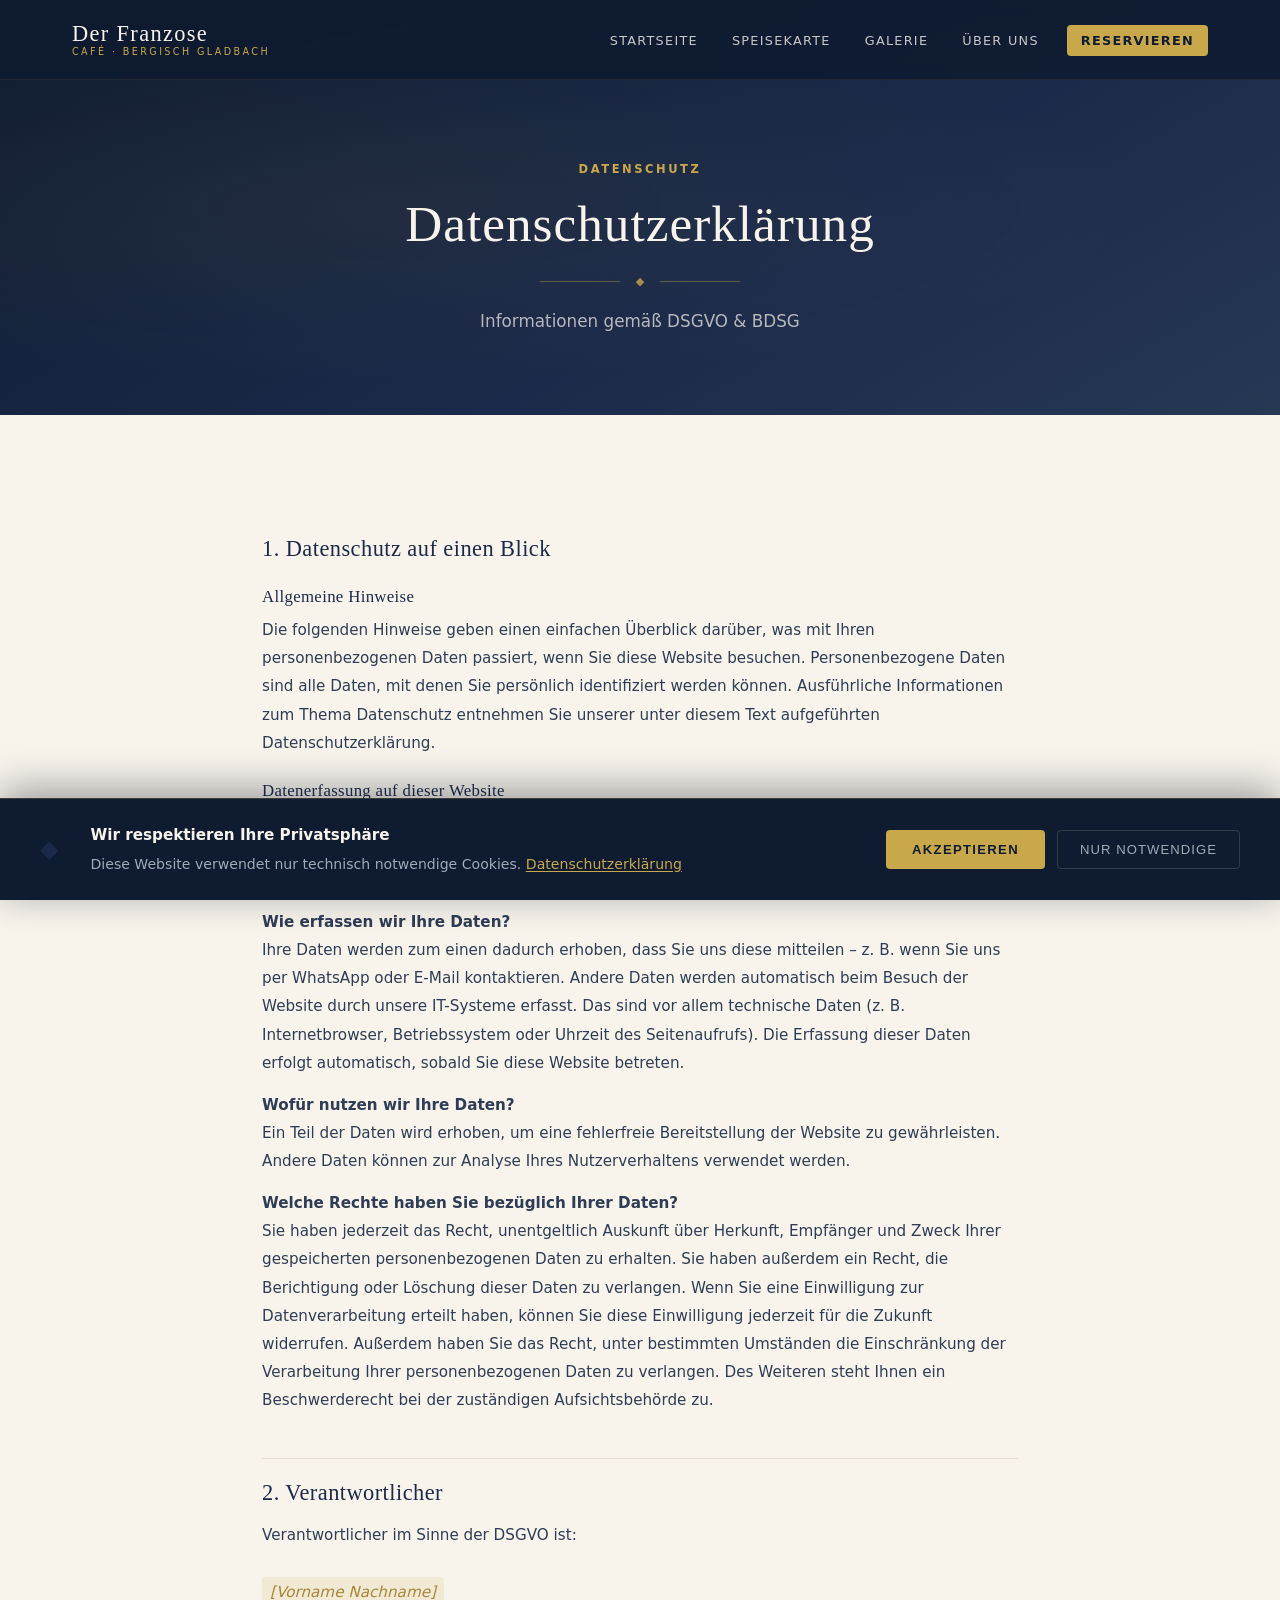
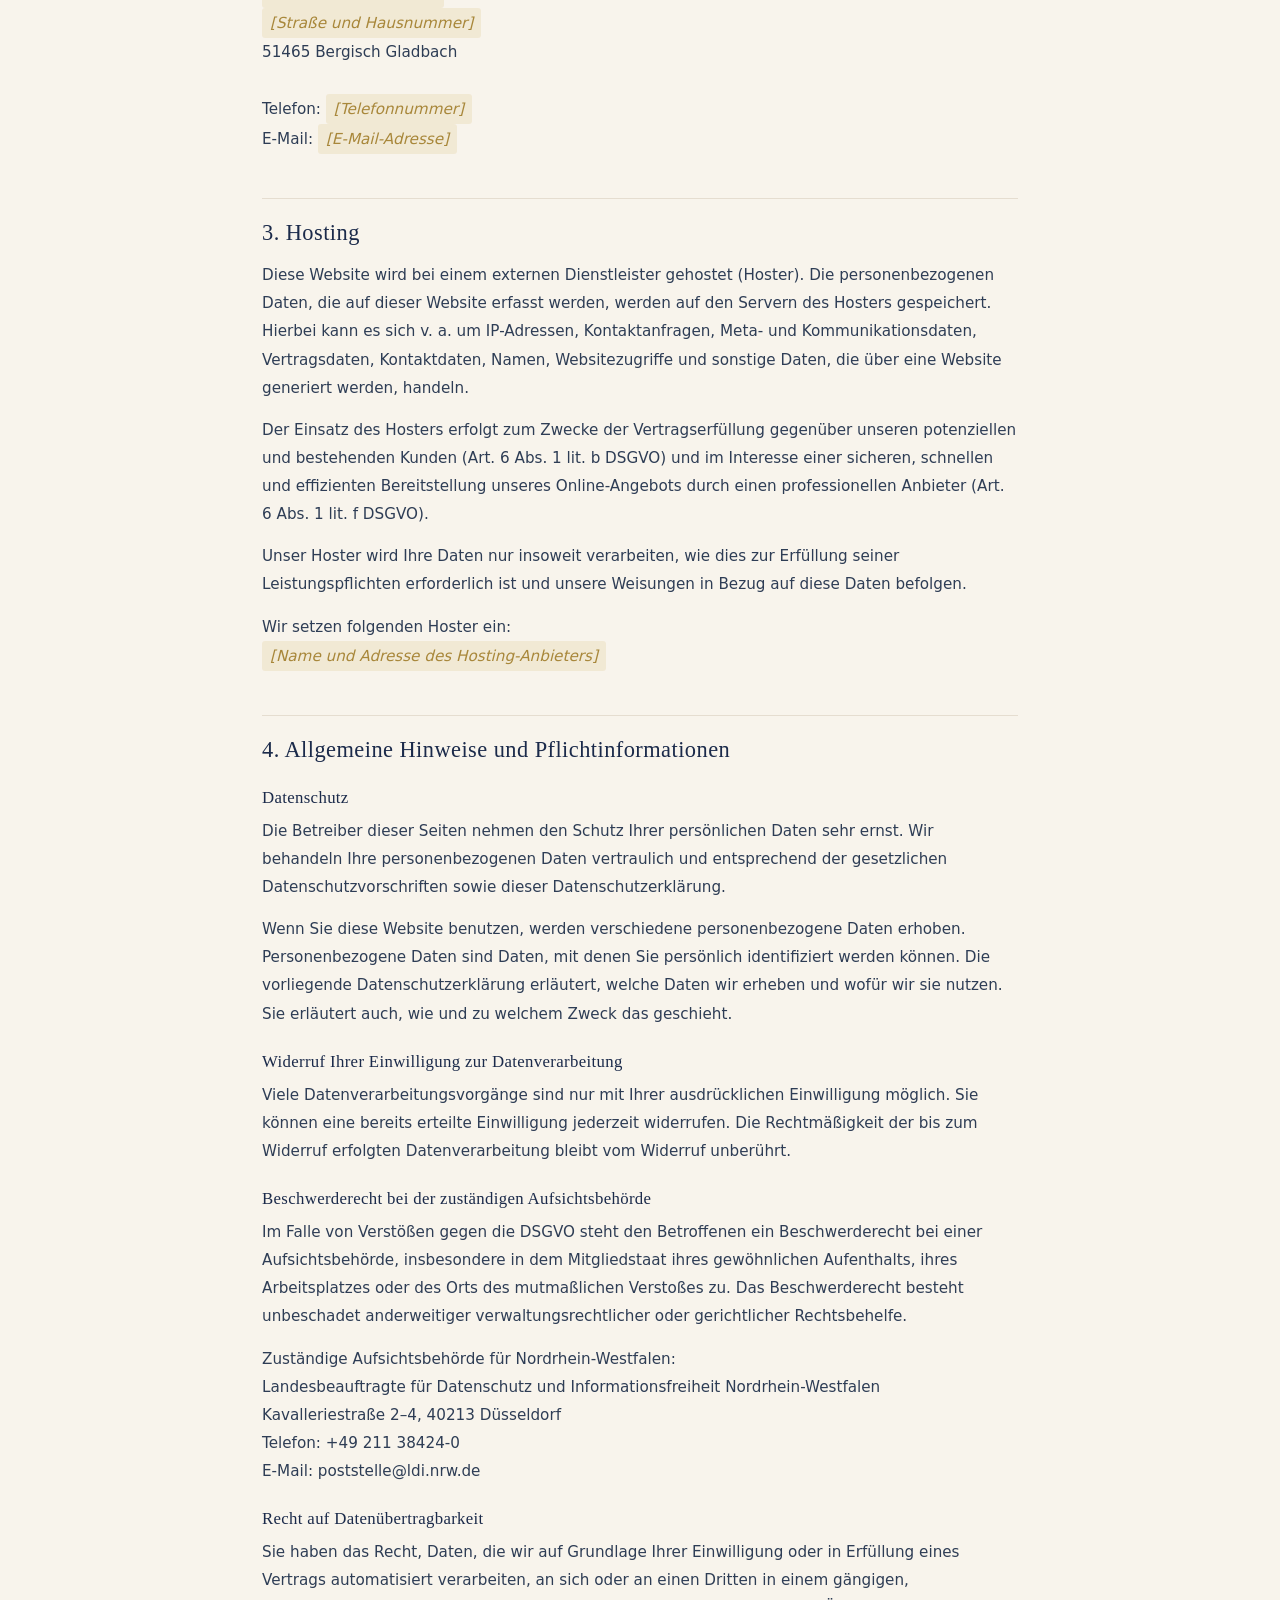
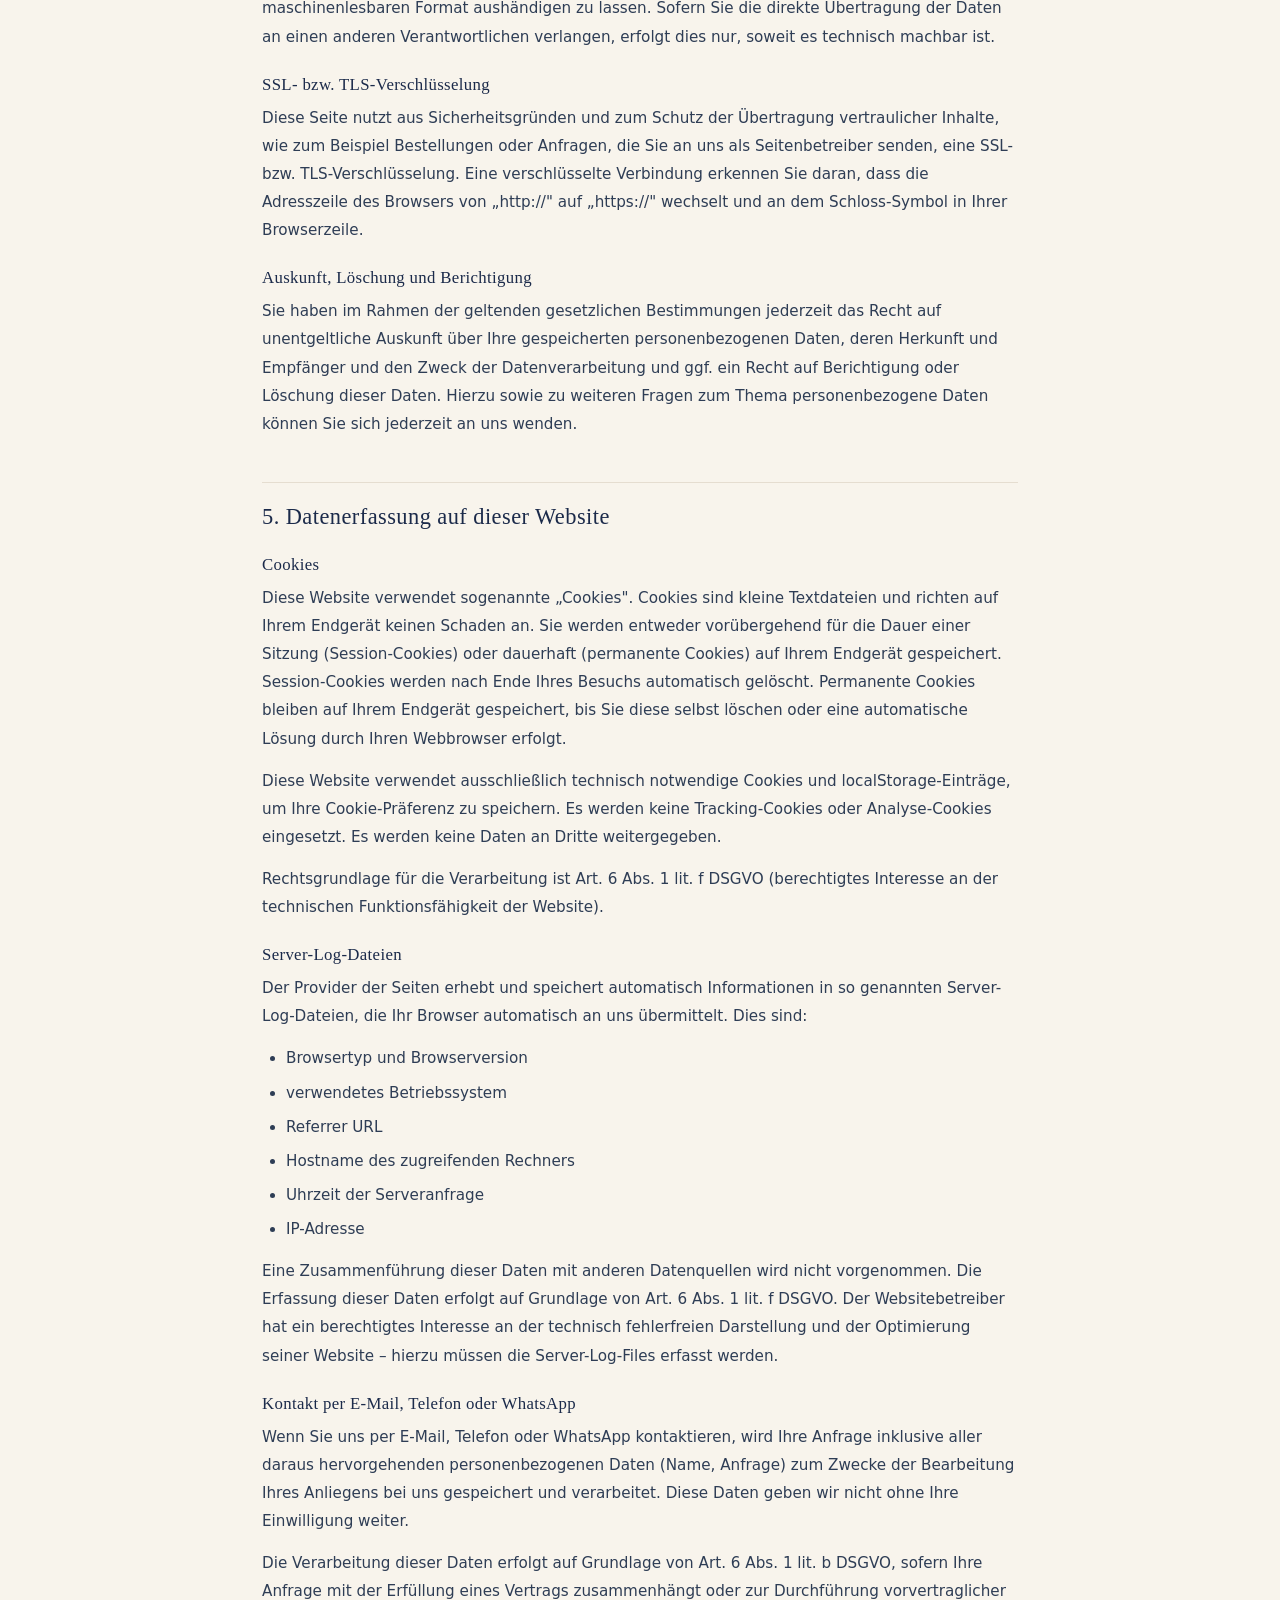
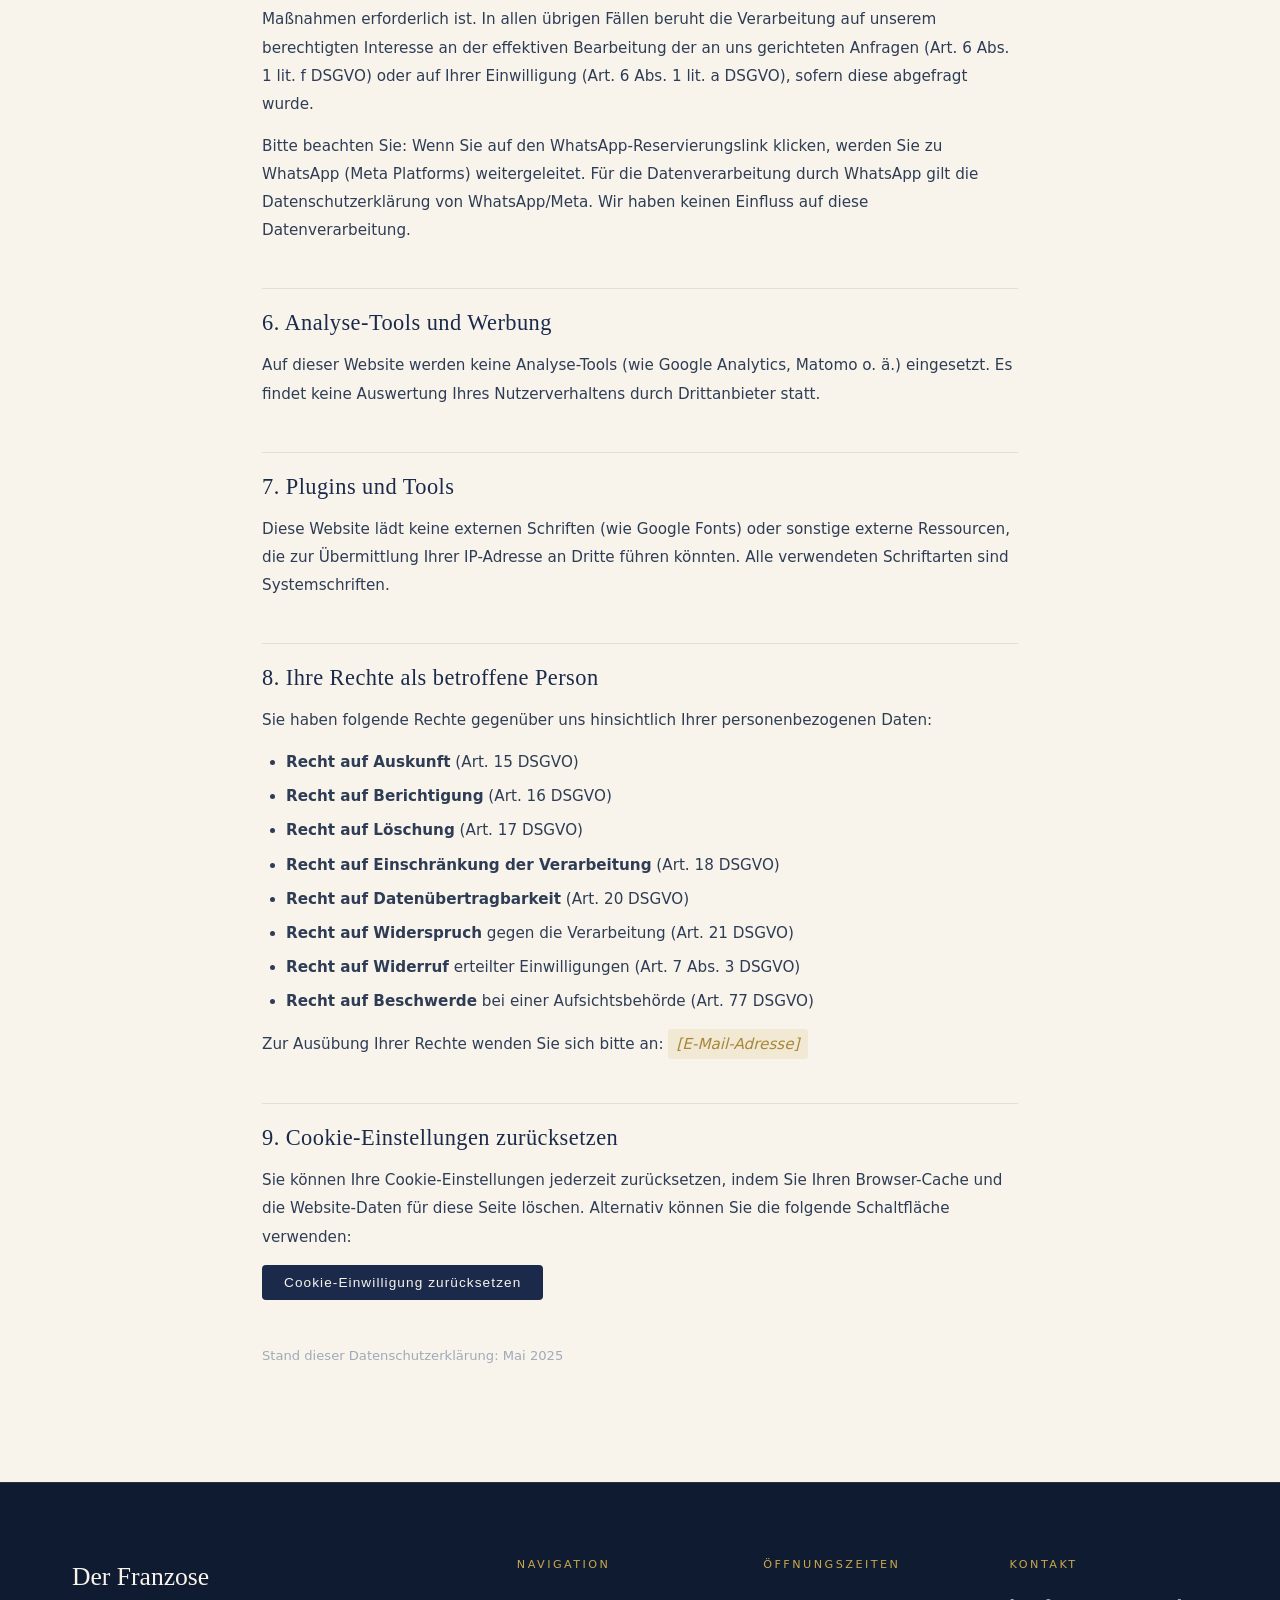
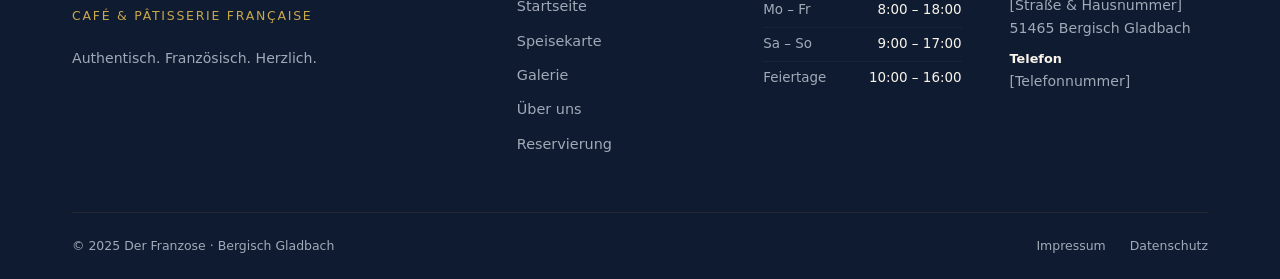
<file: datenschutz.html>
<!DOCTYPE html>
<html lang="de">
<head>
  <meta charset="UTF-8">
  <meta name="viewport" content="width=device-width, initial-scale=1.0">
  <title>Datenschutzerklärung – Der Franzose | Café &amp; Pâtisserie Française Bergisch Gladbach</title>
  <meta name="description" content="Datenschutzerklärung des Cafés Der Franzose in Bergisch Gladbach gemäß DSGVO.">
  <meta name="robots" content="noindex, follow">
  <link rel="stylesheet" href="css/style.css">
</head>
<body>

  <!-- ── Navigation ─────────────────────────────────────── -->
  <nav class="nav" id="main-nav">
    <div class="nav__inner">
      <a href="index.html" class="nav__logo">
        <span class="nav__logo-name">Der Franzose</span>
        <span class="nav__logo-sub">Café · Bergisch Gladbach</span>
      </a>
      <button class="nav__burger" id="nav-burger" aria-label="Menü öffnen" aria-expanded="false">
        <span></span><span></span><span></span>
      </button>
      <ul class="nav__links" id="nav-menu">
        <li><a href="index.html"        class="nav__link">Startseite</a></li>
        <li><a href="speisekarte.html"  class="nav__link">Speisekarte</a></li>
        <li><a href="galerie.html"      class="nav__link">Galerie</a></li>
        <li><a href="ueber-uns.html"    class="nav__link">Über uns</a></li>
        <li><a href="reservierung.html" class="nav__link nav__link--cta">Reservieren</a></li>
      </ul>
    </div>
  </nav>

  <!-- ── Page Hero ──────────────────────────────────────── -->
  <header class="page-hero">
    <div class="container">
      <span class="label-caps">Datenschutz</span>
      <h1 class="display-lg">Datenschutzerklärung</h1>
      <div class="divider" style="max-width:200px;margin:16px auto;">
        <span class="divider__line"></span>
        <span class="divider__gem">◆</span>
        <span class="divider__line"></span>
      </div>
      <p>Informationen gemäß DSGVO &amp; BDSG</p>
    </div>
  </header>

  <main>
    <section class="section section--cream">
      <div class="legal-content">

        <h2>1. Datenschutz auf einen Blick</h2>

        <h3>Allgemeine Hinweise</h3>
        <p>
          Die folgenden Hinweise geben einen einfachen Überblick darüber, was mit Ihren personenbezogenen
          Daten passiert, wenn Sie diese Website besuchen. Personenbezogene Daten sind alle Daten, mit
          denen Sie persönlich identifiziert werden können. Ausführliche Informationen zum Thema Datenschutz
          entnehmen Sie unserer unter diesem Text aufgeführten Datenschutzerklärung.
        </p>

        <h3>Datenerfassung auf dieser Website</h3>
        <p>
          <strong>Wer ist verantwortlich für die Datenerfassung auf dieser Website?</strong><br>
          Die Datenverarbeitung auf dieser Website erfolgt durch den Websitebetreiber. Dessen Kontaktdaten
          können Sie dem Impressum dieser Website entnehmen.
        </p>
        <p>
          <strong>Wie erfassen wir Ihre Daten?</strong><br>
          Ihre Daten werden zum einen dadurch erhoben, dass Sie uns diese mitteilen – z. B. wenn Sie uns
          per WhatsApp oder E-Mail kontaktieren. Andere Daten werden automatisch beim Besuch der Website
          durch unsere IT-Systeme erfasst. Das sind vor allem technische Daten (z. B. Internetbrowser,
          Betriebssystem oder Uhrzeit des Seitenaufrufs). Die Erfassung dieser Daten erfolgt automatisch,
          sobald Sie diese Website betreten.
        </p>
        <p>
          <strong>Wofür nutzen wir Ihre Daten?</strong><br>
          Ein Teil der Daten wird erhoben, um eine fehlerfreie Bereitstellung der Website zu gewährleisten.
          Andere Daten können zur Analyse Ihres Nutzerverhaltens verwendet werden.
        </p>
        <p>
          <strong>Welche Rechte haben Sie bezüglich Ihrer Daten?</strong><br>
          Sie haben jederzeit das Recht, unentgeltlich Auskunft über Herkunft, Empfänger und Zweck Ihrer
          gespeicherten personenbezogenen Daten zu erhalten. Sie haben außerdem ein Recht, die Berichtigung
          oder Löschung dieser Daten zu verlangen. Wenn Sie eine Einwilligung zur Datenverarbeitung erteilt
          haben, können Sie diese Einwilligung jederzeit für die Zukunft widerrufen. Außerdem haben Sie
          das Recht, unter bestimmten Umständen die Einschränkung der Verarbeitung Ihrer personenbezogenen
          Daten zu verlangen. Des Weiteren steht Ihnen ein Beschwerderecht bei der zuständigen
          Aufsichtsbehörde zu.
        </p>

        <h2>2. Verantwortlicher</h2>
        <p>
          Verantwortlicher im Sinne der DSGVO ist:<br><br>
          <span class="legal-placeholder">[Vorname Nachname]</span><br>
          <span class="legal-placeholder">[Straße und Hausnummer]</span><br>
          51465 Bergisch Gladbach<br><br>
          Telefon: <span class="legal-placeholder">[Telefonnummer]</span><br>
          E-Mail: <span class="legal-placeholder">[E-Mail-Adresse]</span>
        </p>

        <h2>3. Hosting</h2>
        <p>
          Diese Website wird bei einem externen Dienstleister gehostet (Hoster). Die personenbezogenen
          Daten, die auf dieser Website erfasst werden, werden auf den Servern des Hosters gespeichert.
          Hierbei kann es sich v. a. um IP-Adressen, Kontaktanfragen, Meta- und Kommunikationsdaten,
          Vertragsdaten, Kontaktdaten, Namen, Websitezugriffe und sonstige Daten, die über eine Website
          generiert werden, handeln.
        </p>
        <p>
          Der Einsatz des Hosters erfolgt zum Zwecke der Vertragserfüllung gegenüber unseren potenziellen
          und bestehenden Kunden (Art. 6 Abs. 1 lit. b DSGVO) und im Interesse einer sicheren, schnellen
          und effizienten Bereitstellung unseres Online-Angebots durch einen professionellen Anbieter
          (Art. 6 Abs. 1 lit. f DSGVO).
        </p>
        <p>
          Unser Hoster wird Ihre Daten nur insoweit verarbeiten, wie dies zur Erfüllung seiner
          Leistungspflichten erforderlich ist und unsere Weisungen in Bezug auf diese Daten befolgen.
        </p>
        <p>
          Wir setzen folgenden Hoster ein:<br>
          <span class="legal-placeholder">[Name und Adresse des Hosting-Anbieters]</span>
        </p>

        <h2>4. Allgemeine Hinweise und Pflichtinformationen</h2>

        <h3>Datenschutz</h3>
        <p>
          Die Betreiber dieser Seiten nehmen den Schutz Ihrer persönlichen Daten sehr ernst. Wir behandeln
          Ihre personenbezogenen Daten vertraulich und entsprechend der gesetzlichen Datenschutzvorschriften
          sowie dieser Datenschutzerklärung.
        </p>
        <p>
          Wenn Sie diese Website benutzen, werden verschiedene personenbezogene Daten erhoben.
          Personenbezogene Daten sind Daten, mit denen Sie persönlich identifiziert werden können.
          Die vorliegende Datenschutzerklärung erläutert, welche Daten wir erheben und wofür wir sie
          nutzen. Sie erläutert auch, wie und zu welchem Zweck das geschieht.
        </p>

        <h3>Widerruf Ihrer Einwilligung zur Datenverarbeitung</h3>
        <p>
          Viele Datenverarbeitungsvorgänge sind nur mit Ihrer ausdrücklichen Einwilligung möglich.
          Sie können eine bereits erteilte Einwilligung jederzeit widerrufen. Die Rechtmäßigkeit der
          bis zum Widerruf erfolgten Datenverarbeitung bleibt vom Widerruf unberührt.
        </p>

        <h3>Beschwerderecht bei der zuständigen Aufsichtsbehörde</h3>
        <p>
          Im Falle von Verstößen gegen die DSGVO steht den Betroffenen ein Beschwerderecht bei einer
          Aufsichtsbehörde, insbesondere in dem Mitgliedstaat ihres gewöhnlichen Aufenthalts, ihres
          Arbeitsplatzes oder des Orts des mutmaßlichen Verstoßes zu. Das Beschwerderecht besteht
          unbeschadet anderweitiger verwaltungsrechtlicher oder gerichtlicher Rechtsbehelfe.
        </p>
        <p>
          Zuständige Aufsichtsbehörde für Nordrhein-Westfalen:<br>
          Landesbeauftragte für Datenschutz und Informationsfreiheit Nordrhein-Westfalen<br>
          Kavalleriestraße 2–4, 40213 Düsseldorf<br>
          Telefon: +49 211 38424-0<br>
          E-Mail: poststelle@ldi.nrw.de
        </p>

        <h3>Recht auf Datenübertragbarkeit</h3>
        <p>
          Sie haben das Recht, Daten, die wir auf Grundlage Ihrer Einwilligung oder in Erfüllung eines
          Vertrags automatisiert verarbeiten, an sich oder an einen Dritten in einem gängigen,
          maschinenlesbaren Format aushändigen zu lassen. Sofern Sie die direkte Übertragung der Daten
          an einen anderen Verantwortlichen verlangen, erfolgt dies nur, soweit es technisch machbar ist.
        </p>

        <h3>SSL- bzw. TLS-Verschlüsselung</h3>
        <p>
          Diese Seite nutzt aus Sicherheitsgründen und zum Schutz der Übertragung vertraulicher Inhalte,
          wie zum Beispiel Bestellungen oder Anfragen, die Sie an uns als Seitenbetreiber senden, eine
          SSL- bzw. TLS-Verschlüsselung. Eine verschlüsselte Verbindung erkennen Sie daran, dass die
          Adresszeile des Browsers von „http://" auf „https://" wechselt und an dem Schloss-Symbol in
          Ihrer Browserzeile.
        </p>

        <h3>Auskunft, Löschung und Berichtigung</h3>
        <p>
          Sie haben im Rahmen der geltenden gesetzlichen Bestimmungen jederzeit das Recht auf unentgeltliche
          Auskunft über Ihre gespeicherten personenbezogenen Daten, deren Herkunft und Empfänger und den
          Zweck der Datenverarbeitung und ggf. ein Recht auf Berichtigung oder Löschung dieser Daten.
          Hierzu sowie zu weiteren Fragen zum Thema personenbezogene Daten können Sie sich jederzeit an
          uns wenden.
        </p>

        <h2>5. Datenerfassung auf dieser Website</h2>

        <h3>Cookies</h3>
        <p>
          Diese Website verwendet sogenannte „Cookies". Cookies sind kleine Textdateien und richten auf
          Ihrem Endgerät keinen Schaden an. Sie werden entweder vorübergehend für die Dauer einer Sitzung
          (Session-Cookies) oder dauerhaft (permanente Cookies) auf Ihrem Endgerät gespeichert.
          Session-Cookies werden nach Ende Ihres Besuchs automatisch gelöscht. Permanente Cookies
          bleiben auf Ihrem Endgerät gespeichert, bis Sie diese selbst löschen oder eine automatische
          Lösung durch Ihren Webbrowser erfolgt.
        </p>
        <p>
          Diese Website verwendet ausschließlich technisch notwendige Cookies und localStorage-Einträge,
          um Ihre Cookie-Präferenz zu speichern. Es werden keine Tracking-Cookies oder Analyse-Cookies
          eingesetzt. Es werden keine Daten an Dritte weitergegeben.
        </p>
        <p>
          Rechtsgrundlage für die Verarbeitung ist Art. 6 Abs. 1 lit. f DSGVO (berechtigtes Interesse
          an der technischen Funktionsfähigkeit der Website).
        </p>

        <h3>Server-Log-Dateien</h3>
        <p>
          Der Provider der Seiten erhebt und speichert automatisch Informationen in so genannten
          Server-Log-Dateien, die Ihr Browser automatisch an uns übermittelt. Dies sind:
        </p>
        <ul>
          <li>Browsertyp und Browserversion</li>
          <li>verwendetes Betriebssystem</li>
          <li>Referrer URL</li>
          <li>Hostname des zugreifenden Rechners</li>
          <li>Uhrzeit der Serveranfrage</li>
          <li>IP-Adresse</li>
        </ul>
        <p>
          Eine Zusammenführung dieser Daten mit anderen Datenquellen wird nicht vorgenommen.
          Die Erfassung dieser Daten erfolgt auf Grundlage von Art. 6 Abs. 1 lit. f DSGVO.
          Der Websitebetreiber hat ein berechtigtes Interesse an der technisch fehlerfreien Darstellung
          und der Optimierung seiner Website – hierzu müssen die Server-Log-Files erfasst werden.
        </p>

        <h3>Kontakt per E-Mail, Telefon oder WhatsApp</h3>
        <p>
          Wenn Sie uns per E-Mail, Telefon oder WhatsApp kontaktieren, wird Ihre Anfrage inklusive
          aller daraus hervorgehenden personenbezogenen Daten (Name, Anfrage) zum Zwecke der Bearbeitung
          Ihres Anliegens bei uns gespeichert und verarbeitet. Diese Daten geben wir nicht ohne Ihre
          Einwilligung weiter.
        </p>
        <p>
          Die Verarbeitung dieser Daten erfolgt auf Grundlage von Art. 6 Abs. 1 lit. b DSGVO, sofern
          Ihre Anfrage mit der Erfüllung eines Vertrags zusammenhängt oder zur Durchführung vorvertraglicher
          Maßnahmen erforderlich ist. In allen übrigen Fällen beruht die Verarbeitung auf unserem
          berechtigten Interesse an der effektiven Bearbeitung der an uns gerichteten Anfragen
          (Art. 6 Abs. 1 lit. f DSGVO) oder auf Ihrer Einwilligung (Art. 6 Abs. 1 lit. a DSGVO),
          sofern diese abgefragt wurde.
        </p>
        <p>
          Bitte beachten Sie: Wenn Sie auf den WhatsApp-Reservierungslink klicken, werden Sie zu
          WhatsApp (Meta Platforms) weitergeleitet. Für die Datenverarbeitung durch WhatsApp gilt
          die Datenschutzerklärung von WhatsApp/Meta. Wir haben keinen Einfluss auf diese
          Datenverarbeitung.
        </p>

        <h2>6. Analyse-Tools und Werbung</h2>
        <p>
          Auf dieser Website werden keine Analyse-Tools (wie Google Analytics, Matomo o. ä.) eingesetzt.
          Es findet keine Auswertung Ihres Nutzerverhaltens durch Drittanbieter statt.
        </p>

        <h2>7. Plugins und Tools</h2>
        <p>
          Diese Website lädt keine externen Schriften (wie Google Fonts) oder sonstige externe Ressourcen,
          die zur Übermittlung Ihrer IP-Adresse an Dritte führen könnten. Alle verwendeten Schriftarten
          sind Systemschriften.
        </p>

        <h2>8. Ihre Rechte als betroffene Person</h2>
        <p>Sie haben folgende Rechte gegenüber uns hinsichtlich Ihrer personenbezogenen Daten:</p>
        <ul>
          <li><strong>Recht auf Auskunft</strong> (Art. 15 DSGVO)</li>
          <li><strong>Recht auf Berichtigung</strong> (Art. 16 DSGVO)</li>
          <li><strong>Recht auf Löschung</strong> (Art. 17 DSGVO)</li>
          <li><strong>Recht auf Einschränkung der Verarbeitung</strong> (Art. 18 DSGVO)</li>
          <li><strong>Recht auf Datenübertragbarkeit</strong> (Art. 20 DSGVO)</li>
          <li><strong>Recht auf Widerspruch</strong> gegen die Verarbeitung (Art. 21 DSGVO)</li>
          <li><strong>Recht auf Widerruf</strong> erteilter Einwilligungen (Art. 7 Abs. 3 DSGVO)</li>
          <li><strong>Recht auf Beschwerde</strong> bei einer Aufsichtsbehörde (Art. 77 DSGVO)</li>
        </ul>
        <p>
          Zur Ausübung Ihrer Rechte wenden Sie sich bitte an:
          <span class="legal-placeholder">[E-Mail-Adresse]</span>
        </p>

        <h2>9. Cookie-Einstellungen zurücksetzen</h2>
        <p>
          Sie können Ihre Cookie-Einstellungen jederzeit zurücksetzen, indem Sie Ihren Browser-Cache
          und die Website-Daten für diese Seite löschen. Alternativ können Sie die folgende Schaltfläche
          verwenden:
        </p>
        <p>
          <button
            onclick="try{localStorage.removeItem('df_cookie_consent')}catch(e){}; window.location.reload();"
            style="
              display:inline-block;
              padding:10px 22px;
              background:var(--navy);
              color:var(--cream);
              border:none;
              border-radius:4px;
              font-size:0.85rem;
              letter-spacing:0.08em;
              cursor:pointer;
              transition:background 0.2s ease;
            "
            onmouseover="this.style.background='var(--navy-mid)'"
            onmouseout="this.style.background='var(--navy)'"
          >
            Cookie-Einwilligung zurücksetzen
          </button>
        </p>

        <p style="margin-top:44px;font-size:0.82rem;color:var(--text-muted);">
          Stand dieser Datenschutzerklärung: Mai 2025
        </p>

      </div>
    </section>
  </main>

  <!-- ── Footer ─────────────────────────────────────────── -->
  <footer class="footer">
    <div class="container">
      <div class="footer__main">
        <div class="footer__brand">
          <p class="footer__brand-name">Der Franzose</p>
          <p class="footer__brand-tagline">Café &amp; Pâtisserie Française</p>
          <p class="footer__brand-desc">Authentisch. Französisch. Herzlich.</p>
        </div>
        <div class="footer__col">
          <span class="footer__col-title">Navigation</span>
          <nav class="footer__links">
            <a href="index.html">Startseite</a>
            <a href="speisekarte.html">Speisekarte</a>
            <a href="galerie.html">Galerie</a>
            <a href="ueber-uns.html">Über uns</a>
            <a href="reservierung.html">Reservierung</a>
          </nav>
        </div>
        <div class="footer__col">
          <span class="footer__col-title">Öffnungszeiten</span>
          <div class="footer__hours">
            <div class="footer__hours-row"><span>Mo – Fr</span><span>8:00 – 18:00</span></div>
            <div class="footer__hours-row"><span>Sa – So</span><span>9:00 – 17:00</span></div>
            <div class="footer__hours-row"><span>Feiertage</span><span>10:00 – 16:00</span></div>
          </div>
        </div>
        <div class="footer__col">
          <span class="footer__col-title">Kontakt</span>
          <div class="footer__address">
            <p>[Straße &amp; Hausnummer]<br>51465 Bergisch Gladbach</p>
            <p><strong>Telefon</strong><br>[Telefonnummer]</p>
          </div>
        </div>
      </div>
      <div class="footer__bottom">
        <p>&copy; 2025 Der Franzose &middot; Bergisch Gladbach</p>
        <nav class="footer__bottom-links">
          <a href="impressum.html">Impressum</a>
          <a href="datenschutz.html">Datenschutz</a>
        </nav>
      </div>
    </div>
  </footer>

  <div class="cookie-banner" id="cookie-banner" role="dialog" aria-label="Cookie-Einstellungen" aria-hidden="true">
    <div class="cookie-banner__inner">
      <span class="cookie-banner__icon" aria-hidden="true">◆</span>
      <div class="cookie-banner__text">
        <strong>Wir respektieren Ihre Privatsphäre</strong>
        <p>Diese Website verwendet nur technisch notwendige Cookies. <a href="datenschutz.html">Datenschutzerklärung</a></p>
      </div>
      <div class="cookie-banner__actions">
        <button class="cookie-banner__accept" id="cookie-accept">Akzeptieren</button>
        <button class="cookie-banner__decline" id="cookie-decline">Nur notwendige</button>
      </div>
    </div>
  </div>

  <script src="js/cookies.js"></script>
  <script src="js/main.js"></script>
</body>
</html>
</file>
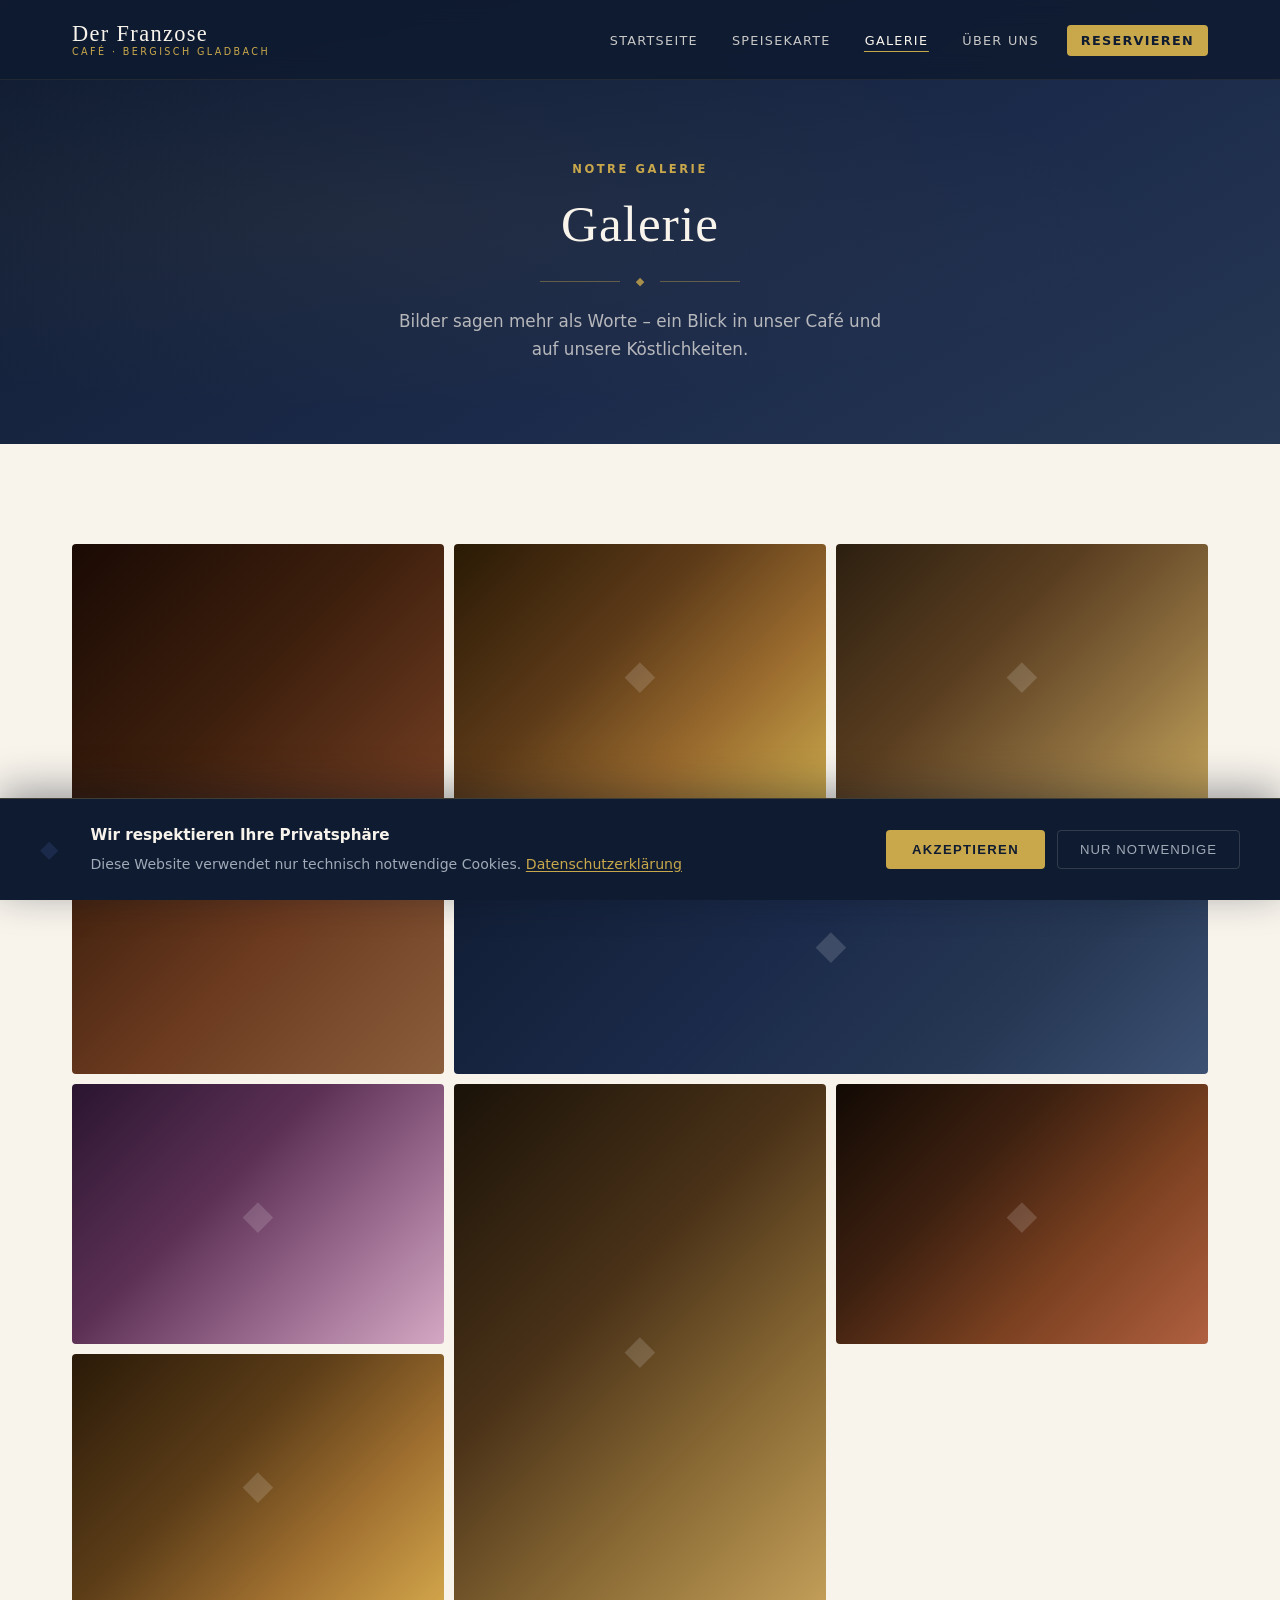
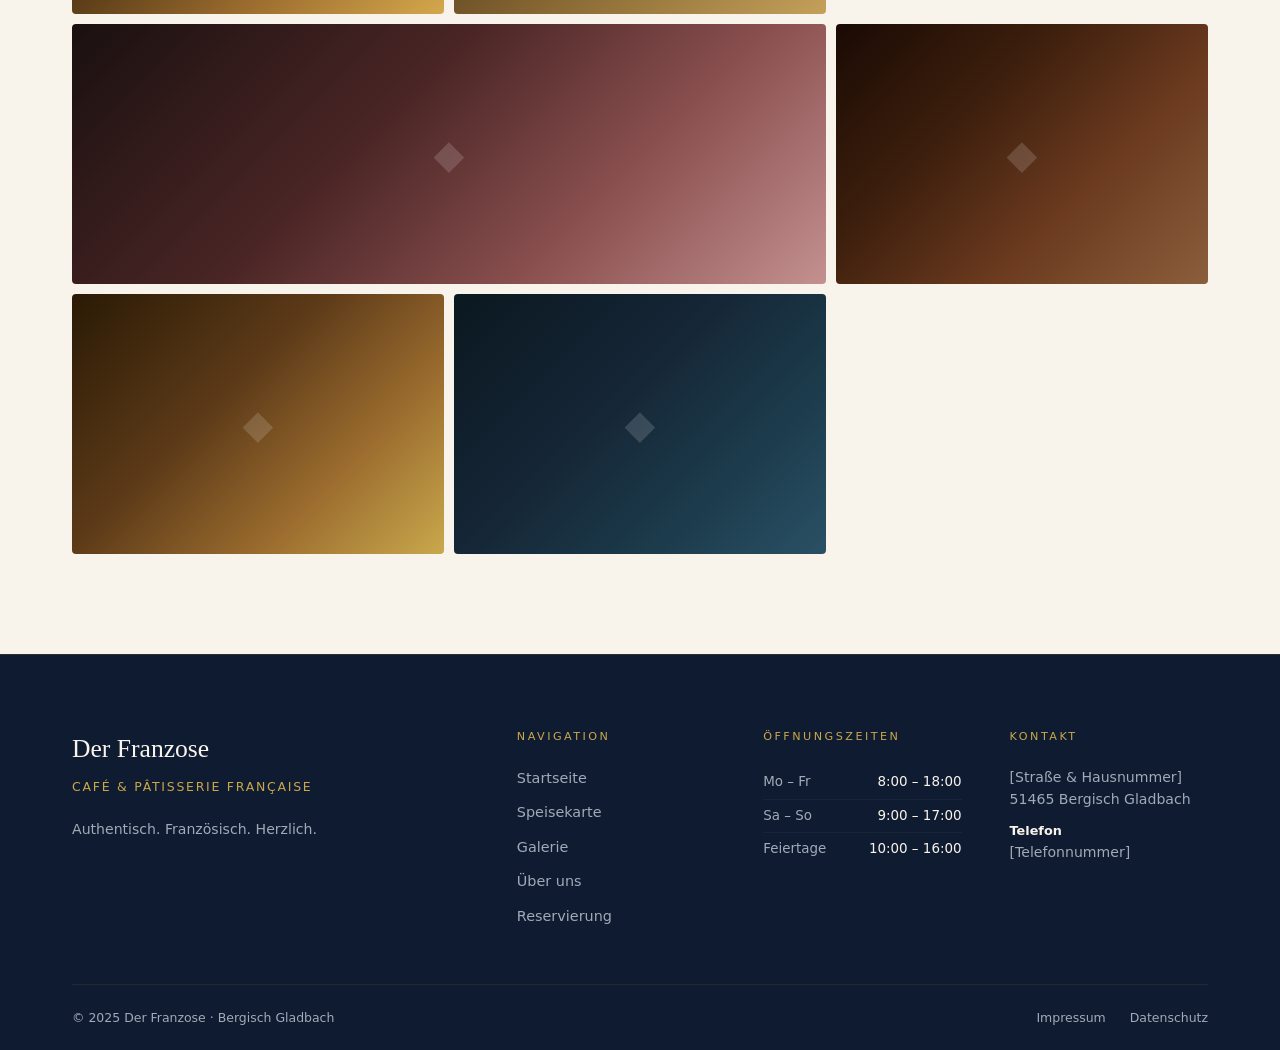
<file: galerie.html>
<!DOCTYPE html>
<html lang="de">
<head>
  <meta charset="UTF-8">
  <meta name="viewport" content="width=device-width, initial-scale=1.0">
  <title>Galerie – Der Franzose | Café &amp; Pâtisserie Française Bergisch Gladbach</title>
  <meta name="description" content="Entdecken Sie unsere Galerie: Bilder von Kaffeespezialitäten, handgemachter Pâtisserie, frischen Baguettes und dem stilvollen Ambiente des Cafés Der Franzose.">
  <link rel="stylesheet" href="css/style.css">
</head>
<body>

  <!-- ── Navigation ─────────────────────────────────────── -->
  <nav class="nav" id="main-nav">
    <div class="nav__inner">
      <a href="index.html" class="nav__logo">
        <span class="nav__logo-name">Der Franzose</span>
        <span class="nav__logo-sub">Café · Bergisch Gladbach</span>
      </a>
      <button class="nav__burger" id="nav-burger" aria-label="Menü öffnen" aria-expanded="false">
        <span></span><span></span><span></span>
      </button>
      <ul class="nav__links" id="nav-menu">
        <li><a href="index.html"        class="nav__link">Startseite</a></li>
        <li><a href="speisekarte.html"  class="nav__link">Speisekarte</a></li>
        <li><a href="galerie.html"      class="nav__link">Galerie</a></li>
        <li><a href="ueber-uns.html"    class="nav__link">Über uns</a></li>
        <li><a href="reservierung.html" class="nav__link nav__link--cta">Reservieren</a></li>
      </ul>
    </div>
  </nav>

  <!-- ── Page Hero ──────────────────────────────────────── -->
  <header class="page-hero">
    <div class="container">
      <span class="label-caps">Notre Galerie</span>
      <h1 class="display-lg">Galerie</h1>
      <div class="divider" style="max-width:200px;margin:16px auto;">
        <span class="divider__line"></span>
        <span class="divider__gem">◆</span>
        <span class="divider__line"></span>
      </div>
      <p>Bilder sagen mehr als Worte – ein Blick in unser Café und auf unsere Köstlichkeiten.</p>
    </div>
  </header>

  <main>
    <section class="section section--cream" aria-labelledby="gallery-heading">
      <div class="container">
        <h2 class="visually-hidden" id="gallery-heading">Fotogalerie</h2>

        <div class="gallery-grid fade-in" role="list">

          <!-- 1 – tall -->
          <div class="gallery-item g-tall" role="listitem">
            <div class="img-ph img-ph--coffee">
              <span class="img-ph__gem">◆</span>
            </div>
            <div class="gallery-item__overlay">
              <span class="gallery-item__cat">Kaffee</span>
              <p class="gallery-item__name">Café au Lait</p>
            </div>
            <button class="gallery-item__zoom" aria-label="Bild vergrößern">+</button>
          </div>

          <!-- 2 -->
          <div class="gallery-item" role="listitem">
            <div class="img-ph img-ph--pastry">
              <span class="img-ph__gem">◆</span>
            </div>
            <div class="gallery-item__overlay">
              <span class="gallery-item__cat">Pâtisserie</span>
              <p class="gallery-item__name">Pain au Chocolat</p>
            </div>
            <button class="gallery-item__zoom" aria-label="Bild vergrößern">+</button>
          </div>

          <!-- 3 -->
          <div class="gallery-item" role="listitem">
            <div class="img-ph img-ph--baguette">
              <span class="img-ph__gem">◆</span>
            </div>
            <div class="gallery-item__overlay">
              <span class="gallery-item__cat">Boulangerie</span>
              <p class="gallery-item__name">Baguette Tradition</p>
            </div>
            <button class="gallery-item__zoom" aria-label="Bild vergrößern">+</button>
          </div>

          <!-- 4 – wide -->
          <div class="gallery-item g-wide" role="listitem">
            <div class="img-ph img-ph--interior">
              <span class="img-ph__gem">◆</span>
            </div>
            <div class="gallery-item__overlay">
              <span class="gallery-item__cat">Intérieur</span>
              <p class="gallery-item__name">Das Café</p>
            </div>
            <button class="gallery-item__zoom" aria-label="Bild vergrößern">+</button>
          </div>

          <!-- 5 -->
          <div class="gallery-item" role="listitem">
            <div class="img-ph img-ph--macaron">
              <span class="img-ph__gem">◆</span>
            </div>
            <div class="gallery-item__overlay">
              <span class="gallery-item__cat">Pâtisserie</span>
              <p class="gallery-item__name">Macarons de Paris</p>
            </div>
            <button class="gallery-item__zoom" aria-label="Bild vergrößern">+</button>
          </div>

          <!-- 6 – tall -->
          <div class="gallery-item g-tall" role="listitem">
            <div class="img-ph img-ph--eclair">
              <span class="img-ph__gem">◆</span>
            </div>
            <div class="gallery-item__overlay">
              <span class="gallery-item__cat">Pâtisserie</span>
              <p class="gallery-item__name">Éclair au Chocolat</p>
            </div>
            <button class="gallery-item__zoom" aria-label="Bild vergrößern">+</button>
          </div>

          <!-- 7 -->
          <div class="gallery-item" role="listitem">
            <div class="img-ph img-ph--latte">
              <span class="img-ph__gem">◆</span>
            </div>
            <div class="gallery-item__overlay">
              <span class="gallery-item__cat">Kaffee</span>
              <p class="gallery-item__name">Latte Art</p>
            </div>
            <button class="gallery-item__zoom" aria-label="Bild vergrößern">+</button>
          </div>

          <!-- 8 -->
          <div class="gallery-item" role="listitem">
            <div class="img-ph img-ph--tarte">
              <span class="img-ph__gem">◆</span>
            </div>
            <div class="gallery-item__overlay">
              <span class="gallery-item__cat">Pâtisserie</span>
              <p class="gallery-item__name">Tarte Tatin</p>
            </div>
            <button class="gallery-item__zoom" aria-label="Bild vergrößern">+</button>
          </div>

          <!-- 9 – wide -->
          <div class="gallery-item g-wide" role="listitem">
            <div class="img-ph img-ph--breakfast">
              <span class="img-ph__gem">◆</span>
            </div>
            <div class="gallery-item__overlay">
              <span class="gallery-item__cat">À la carte</span>
              <p class="gallery-item__name">Petit Déjeuner</p>
            </div>
            <button class="gallery-item__zoom" aria-label="Bild vergrößern">+</button>
          </div>

          <!-- 10 -->
          <div class="gallery-item" role="listitem">
            <div class="img-ph img-ph--coffee">
              <span class="img-ph__gem">◆</span>
            </div>
            <div class="gallery-item__overlay">
              <span class="gallery-item__cat">Kaffee</span>
              <p class="gallery-item__name">Espresso</p>
            </div>
            <button class="gallery-item__zoom" aria-label="Bild vergrößern">+</button>
          </div>

          <!-- 11 -->
          <div class="gallery-item" role="listitem">
            <div class="img-ph img-ph--pastry">
              <span class="img-ph__gem">◆</span>
            </div>
            <div class="gallery-item__overlay">
              <span class="gallery-item__cat">Pâtisserie</span>
              <p class="gallery-item__name">Croissant au Beurre</p>
            </div>
            <button class="gallery-item__zoom" aria-label="Bild vergrößern">+</button>
          </div>

          <!-- 12 -->
          <div class="gallery-item" role="listitem">
            <div class="img-ph img-ph--exterior">
              <span class="img-ph__gem">◆</span>
            </div>
            <div class="gallery-item__overlay">
              <span class="gallery-item__cat">Extérieur</span>
              <p class="gallery-item__name">Terrasse</p>
            </div>
            <button class="gallery-item__zoom" aria-label="Bild vergrößern">+</button>
          </div>

        </div>
      </div>
    </section>
  </main>

  <!-- ── Lightbox ────────────────────────────────────────── -->
  <div class="lightbox" id="lightbox" role="dialog" aria-modal="true" aria-label="Bildansicht">
    <div class="lightbox__inner">
      <button class="lightbox__close" id="lb-close" aria-label="Schließen">&times;</button>
      <div class="lightbox__img img-ph" id="lb-img"></div>
      <p class="lightbox__caption" id="lb-caption"></p>
      <div class="lightbox__nav">
        <button class="lightbox__btn" id="lb-prev">&#8592; Zurück</button>
        <button class="lightbox__btn" id="lb-next">Weiter &#8594;</button>
      </div>
    </div>
  </div>

  <!-- ── Footer ─────────────────────────────────────────── -->
  <footer class="footer">
    <div class="container">
      <div class="footer__main">
        <div class="footer__brand">
          <p class="footer__brand-name">Der Franzose</p>
          <p class="footer__brand-tagline">Café &amp; Pâtisserie Française</p>
          <p class="footer__brand-desc">Authentisch. Französisch. Herzlich.</p>
        </div>
        <div class="footer__col">
          <span class="footer__col-title">Navigation</span>
          <nav class="footer__links">
            <a href="index.html">Startseite</a>
            <a href="speisekarte.html">Speisekarte</a>
            <a href="galerie.html">Galerie</a>
            <a href="ueber-uns.html">Über uns</a>
            <a href="reservierung.html">Reservierung</a>
          </nav>
        </div>
        <div class="footer__col">
          <span class="footer__col-title">Öffnungszeiten</span>
          <div class="footer__hours">
            <div class="footer__hours-row"><span>Mo – Fr</span><span>8:00 – 18:00</span></div>
            <div class="footer__hours-row"><span>Sa – So</span><span>9:00 – 17:00</span></div>
            <div class="footer__hours-row"><span>Feiertage</span><span>10:00 – 16:00</span></div>
          </div>
        </div>
        <div class="footer__col">
          <span class="footer__col-title">Kontakt</span>
          <div class="footer__address">
            <p>[Straße &amp; Hausnummer]<br>51465 Bergisch Gladbach</p>
            <p><strong>Telefon</strong><br>[Telefonnummer]</p>
          </div>
        </div>
      </div>
      <div class="footer__bottom">
        <p>&copy; 2025 Der Franzose &middot; Bergisch Gladbach</p>
        <nav class="footer__bottom-links">
          <a href="impressum.html">Impressum</a>
          <a href="datenschutz.html">Datenschutz</a>
        </nav>
      </div>
    </div>
  </footer>

  <div class="cookie-banner" id="cookie-banner" role="dialog" aria-label="Cookie-Einstellungen" aria-hidden="true">
    <div class="cookie-banner__inner">
      <span class="cookie-banner__icon" aria-hidden="true">◆</span>
      <div class="cookie-banner__text">
        <strong>Wir respektieren Ihre Privatsphäre</strong>
        <p>Diese Website verwendet nur technisch notwendige Cookies. <a href="datenschutz.html">Datenschutzerklärung</a></p>
      </div>
      <div class="cookie-banner__actions">
        <button class="cookie-banner__accept" id="cookie-accept">Akzeptieren</button>
        <button class="cookie-banner__decline" id="cookie-decline">Nur notwendige</button>
      </div>
    </div>
  </div>

  <style>
    .visually-hidden {
      position: absolute;
      width: 1px; height: 1px;
      padding: 0; margin: -1px;
      overflow: hidden;
      clip: rect(0,0,0,0);
      white-space: nowrap;
      border: 0;
    }
  </style>

  <script src="js/cookies.js"></script>
  <script src="js/main.js"></script>
</body>
</html>
</file>
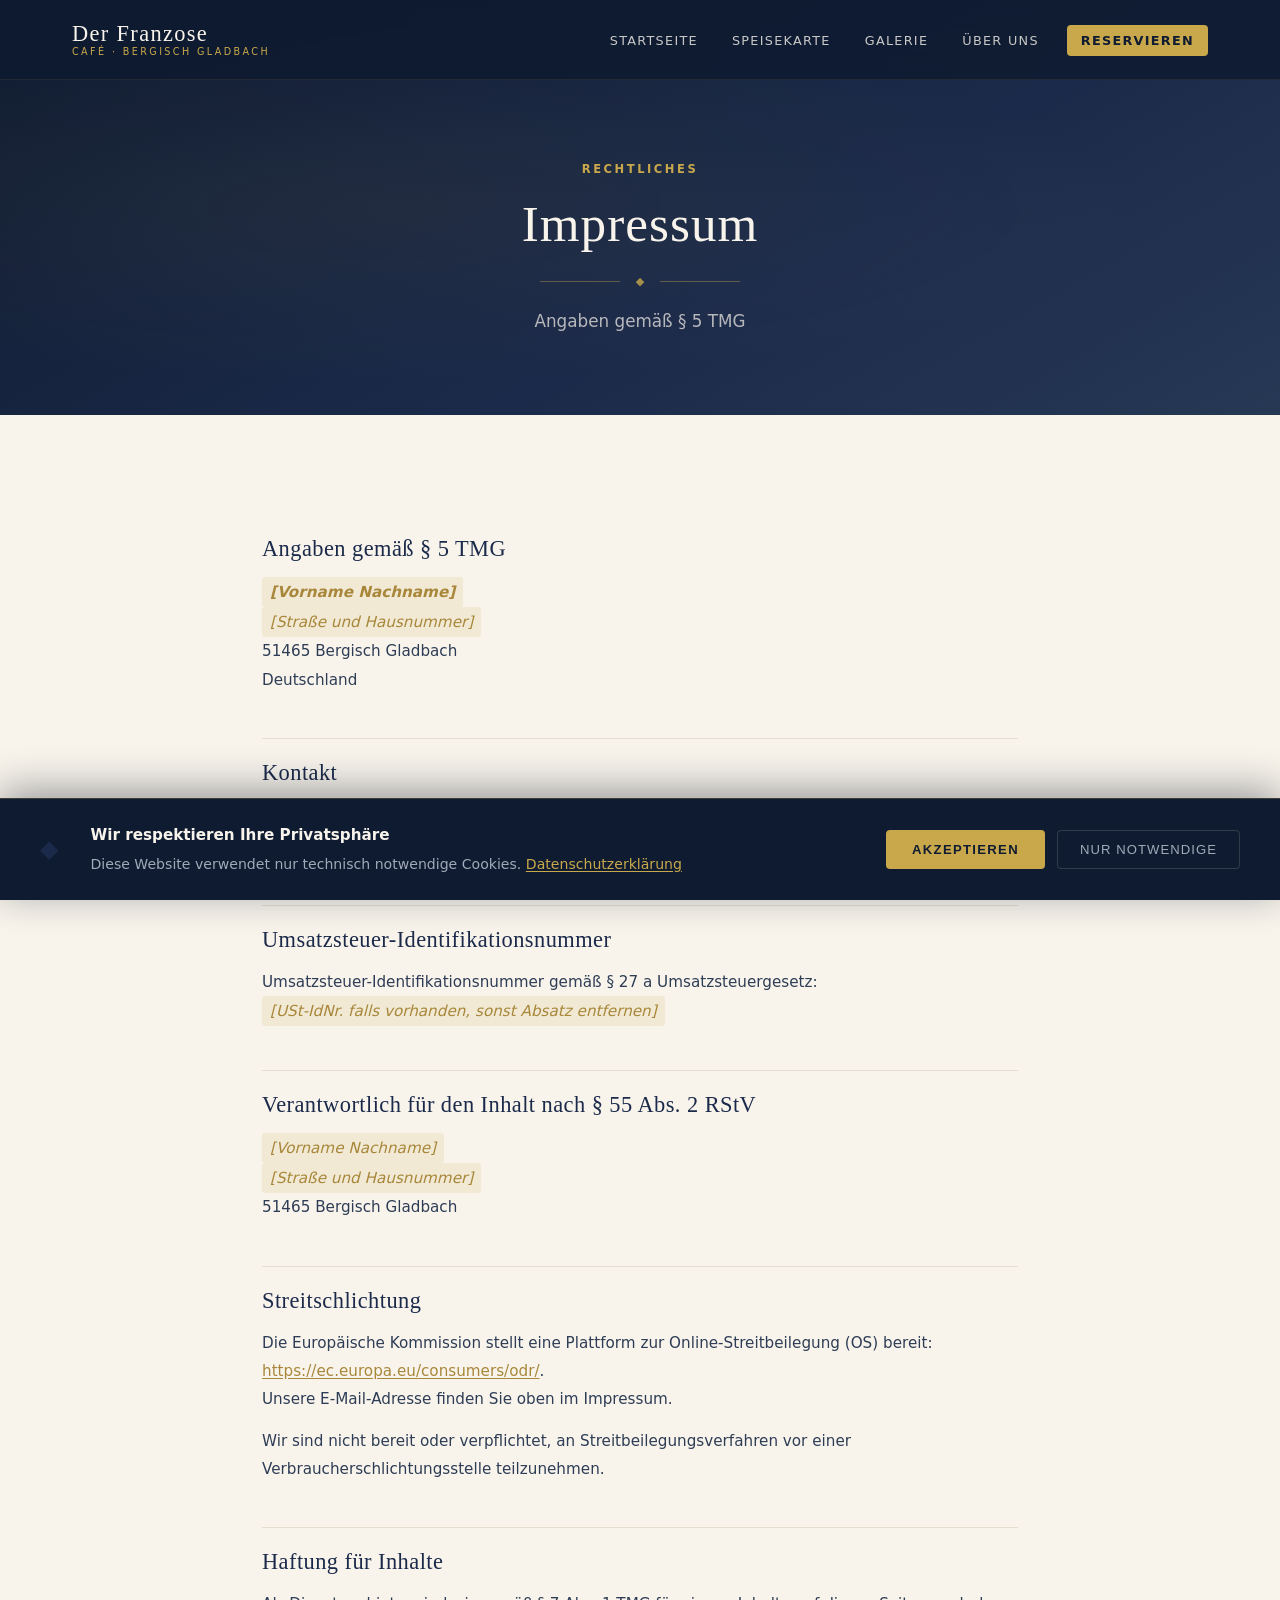
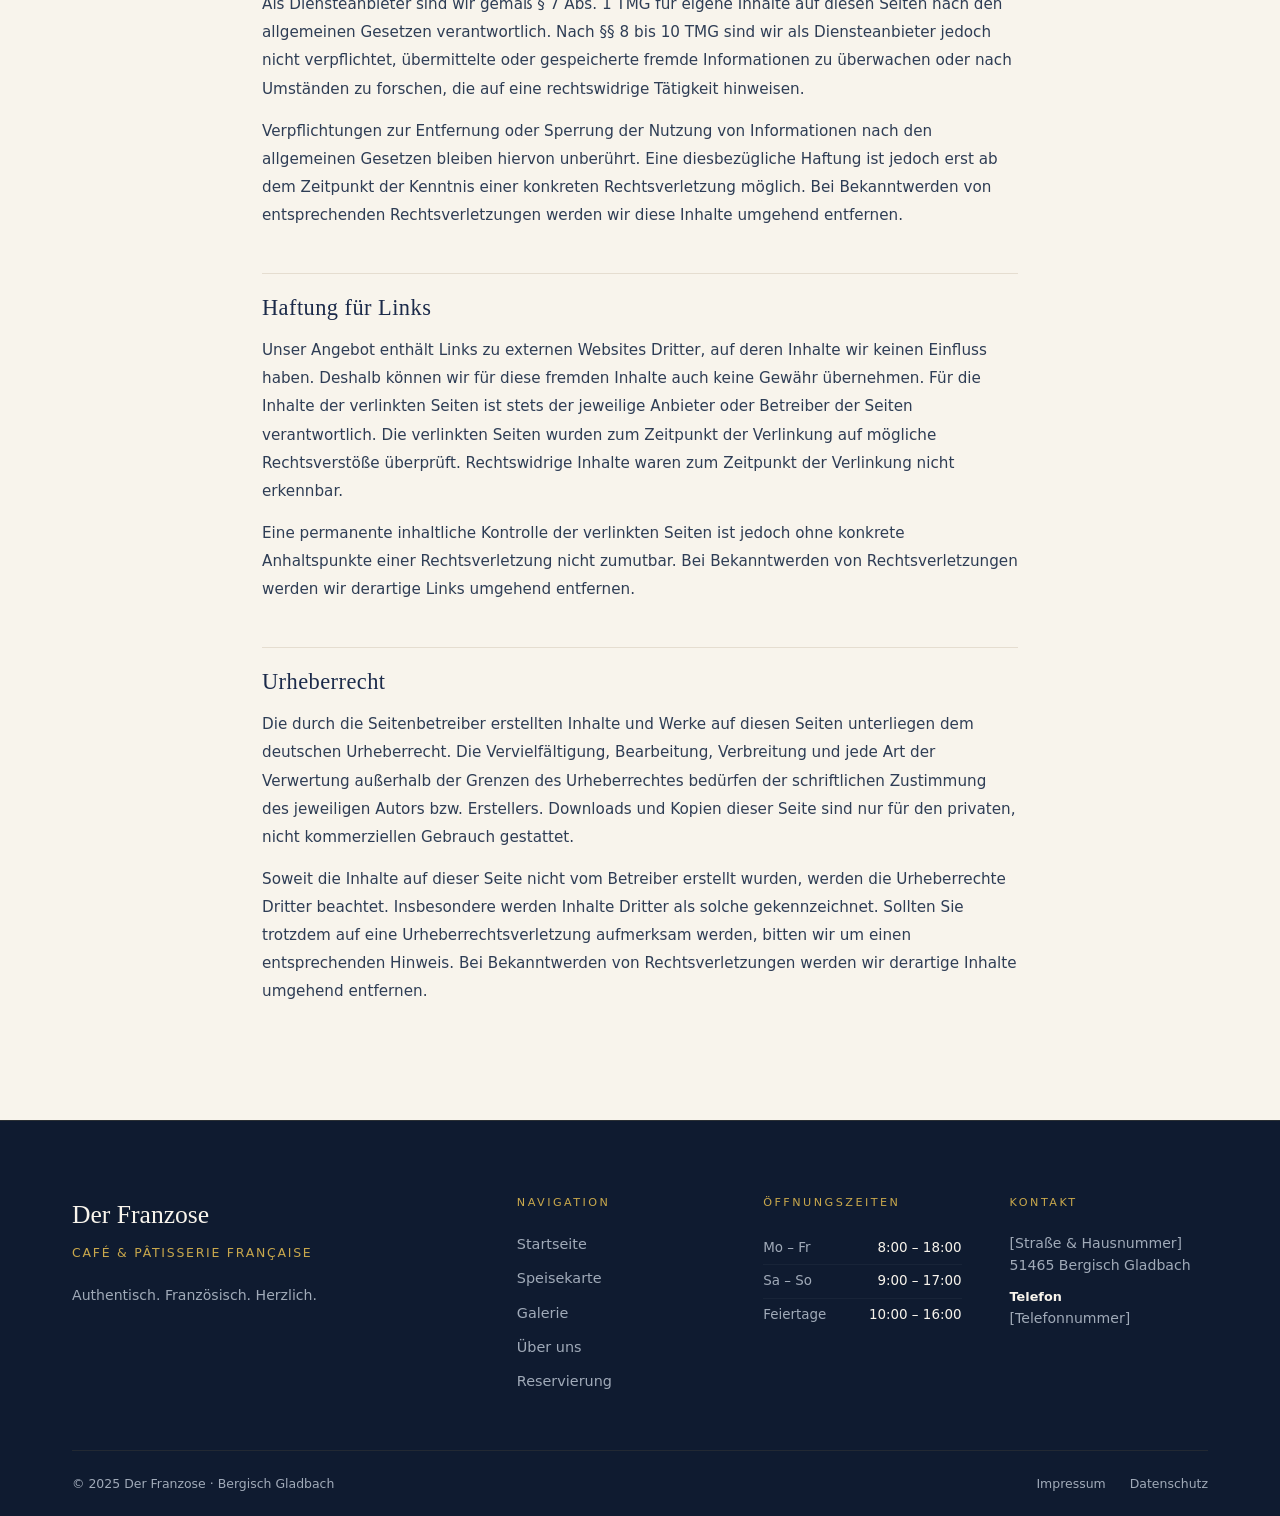
<file: impressum.html>
<!DOCTYPE html>
<html lang="de">
<head>
  <meta charset="UTF-8">
  <meta name="viewport" content="width=device-width, initial-scale=1.0">
  <title>Impressum – Der Franzose | Café &amp; Pâtisserie Française Bergisch Gladbach</title>
  <meta name="description" content="Impressum des Cafés Der Franzose in Bergisch Gladbach gemäß § 5 TMG.">
  <meta name="robots" content="noindex, follow">
  <link rel="stylesheet" href="css/style.css">
</head>
<body>

  <!-- ── Navigation ─────────────────────────────────────── -->
  <nav class="nav" id="main-nav">
    <div class="nav__inner">
      <a href="index.html" class="nav__logo">
        <span class="nav__logo-name">Der Franzose</span>
        <span class="nav__logo-sub">Café · Bergisch Gladbach</span>
      </a>
      <button class="nav__burger" id="nav-burger" aria-label="Menü öffnen" aria-expanded="false">
        <span></span><span></span><span></span>
      </button>
      <ul class="nav__links" id="nav-menu">
        <li><a href="index.html"        class="nav__link">Startseite</a></li>
        <li><a href="speisekarte.html"  class="nav__link">Speisekarte</a></li>
        <li><a href="galerie.html"      class="nav__link">Galerie</a></li>
        <li><a href="ueber-uns.html"    class="nav__link">Über uns</a></li>
        <li><a href="reservierung.html" class="nav__link nav__link--cta">Reservieren</a></li>
      </ul>
    </div>
  </nav>

  <!-- ── Page Hero ──────────────────────────────────────── -->
  <header class="page-hero">
    <div class="container">
      <span class="label-caps">Rechtliches</span>
      <h1 class="display-lg">Impressum</h1>
      <div class="divider" style="max-width:200px;margin:16px auto;">
        <span class="divider__line"></span>
        <span class="divider__gem">◆</span>
        <span class="divider__line"></span>
      </div>
      <p>Angaben gemäß § 5 TMG</p>
    </div>
  </header>

  <main>
    <section class="section section--cream">
      <div class="legal-content">

        <h2>Angaben gemäß § 5 TMG</h2>
        <p>
          <strong><span class="legal-placeholder">[Vorname Nachname]</span></strong><br>
          <span class="legal-placeholder">[Straße und Hausnummer]</span><br>
          51465 Bergisch Gladbach<br>
          Deutschland
        </p>

        <h2>Kontakt</h2>
        <p>
          Telefon: <span class="legal-placeholder">[Telefonnummer]</span><br>
          E-Mail: <span class="legal-placeholder">[E-Mail-Adresse]</span>
        </p>

        <h2>Umsatzsteuer-Identifikationsnummer</h2>
        <p>
          Umsatzsteuer-Identifikationsnummer gemäß § 27 a Umsatzsteuergesetz:<br>
          <span class="legal-placeholder">[USt-IdNr. falls vorhanden, sonst Absatz entfernen]</span>
        </p>

        <h2>Verantwortlich für den Inhalt nach § 55 Abs. 2 RStV</h2>
        <p>
          <span class="legal-placeholder">[Vorname Nachname]</span><br>
          <span class="legal-placeholder">[Straße und Hausnummer]</span><br>
          51465 Bergisch Gladbach
        </p>

        <h2>Streitschlichtung</h2>
        <p>
          Die Europäische Kommission stellt eine Plattform zur Online-Streitbeilegung (OS) bereit:
          <a href="https://ec.europa.eu/consumers/odr/" target="_blank" rel="noopener noreferrer">https://ec.europa.eu/consumers/odr/</a>.<br>
          Unsere E-Mail-Adresse finden Sie oben im Impressum.
        </p>
        <p>
          Wir sind nicht bereit oder verpflichtet, an Streitbeilegungsverfahren vor einer
          Verbraucherschlichtungsstelle teilzunehmen.
        </p>

        <h2>Haftung für Inhalte</h2>
        <p>
          Als Diensteanbieter sind wir gemäß § 7 Abs. 1 TMG für eigene Inhalte auf diesen Seiten
          nach den allgemeinen Gesetzen verantwortlich. Nach §§ 8 bis 10 TMG sind wir als Diensteanbieter
          jedoch nicht verpflichtet, übermittelte oder gespeicherte fremde Informationen zu überwachen
          oder nach Umständen zu forschen, die auf eine rechtswidrige Tätigkeit hinweisen.
        </p>
        <p>
          Verpflichtungen zur Entfernung oder Sperrung der Nutzung von Informationen nach den allgemeinen
          Gesetzen bleiben hiervon unberührt. Eine diesbezügliche Haftung ist jedoch erst ab dem Zeitpunkt
          der Kenntnis einer konkreten Rechtsverletzung möglich. Bei Bekanntwerden von entsprechenden
          Rechtsverletzungen werden wir diese Inhalte umgehend entfernen.
        </p>

        <h2>Haftung für Links</h2>
        <p>
          Unser Angebot enthält Links zu externen Websites Dritter, auf deren Inhalte wir keinen Einfluss
          haben. Deshalb können wir für diese fremden Inhalte auch keine Gewähr übernehmen. Für die Inhalte
          der verlinkten Seiten ist stets der jeweilige Anbieter oder Betreiber der Seiten verantwortlich.
          Die verlinkten Seiten wurden zum Zeitpunkt der Verlinkung auf mögliche Rechtsverstöße überprüft.
          Rechtswidrige Inhalte waren zum Zeitpunkt der Verlinkung nicht erkennbar.
        </p>
        <p>
          Eine permanente inhaltliche Kontrolle der verlinkten Seiten ist jedoch ohne konkrete Anhaltspunkte
          einer Rechtsverletzung nicht zumutbar. Bei Bekanntwerden von Rechtsverletzungen werden wir
          derartige Links umgehend entfernen.
        </p>

        <h2>Urheberrecht</h2>
        <p>
          Die durch die Seitenbetreiber erstellten Inhalte und Werke auf diesen Seiten unterliegen dem
          deutschen Urheberrecht. Die Vervielfältigung, Bearbeitung, Verbreitung und jede Art der Verwertung
          außerhalb der Grenzen des Urheberrechtes bedürfen der schriftlichen Zustimmung des jeweiligen
          Autors bzw. Erstellers. Downloads und Kopien dieser Seite sind nur für den privaten, nicht
          kommerziellen Gebrauch gestattet.
        </p>
        <p>
          Soweit die Inhalte auf dieser Seite nicht vom Betreiber erstellt wurden, werden die Urheberrechte
          Dritter beachtet. Insbesondere werden Inhalte Dritter als solche gekennzeichnet. Sollten Sie
          trotzdem auf eine Urheberrechtsverletzung aufmerksam werden, bitten wir um einen entsprechenden
          Hinweis. Bei Bekanntwerden von Rechtsverletzungen werden wir derartige Inhalte umgehend entfernen.
        </p>

      </div>
    </section>
  </main>

  <!-- ── Footer ─────────────────────────────────────────── -->
  <footer class="footer">
    <div class="container">
      <div class="footer__main">
        <div class="footer__brand">
          <p class="footer__brand-name">Der Franzose</p>
          <p class="footer__brand-tagline">Café &amp; Pâtisserie Française</p>
          <p class="footer__brand-desc">Authentisch. Französisch. Herzlich.</p>
        </div>
        <div class="footer__col">
          <span class="footer__col-title">Navigation</span>
          <nav class="footer__links">
            <a href="index.html">Startseite</a>
            <a href="speisekarte.html">Speisekarte</a>
            <a href="galerie.html">Galerie</a>
            <a href="ueber-uns.html">Über uns</a>
            <a href="reservierung.html">Reservierung</a>
          </nav>
        </div>
        <div class="footer__col">
          <span class="footer__col-title">Öffnungszeiten</span>
          <div class="footer__hours">
            <div class="footer__hours-row"><span>Mo – Fr</span><span>8:00 – 18:00</span></div>
            <div class="footer__hours-row"><span>Sa – So</span><span>9:00 – 17:00</span></div>
            <div class="footer__hours-row"><span>Feiertage</span><span>10:00 – 16:00</span></div>
          </div>
        </div>
        <div class="footer__col">
          <span class="footer__col-title">Kontakt</span>
          <div class="footer__address">
            <p>[Straße &amp; Hausnummer]<br>51465 Bergisch Gladbach</p>
            <p><strong>Telefon</strong><br>[Telefonnummer]</p>
          </div>
        </div>
      </div>
      <div class="footer__bottom">
        <p>&copy; 2025 Der Franzose &middot; Bergisch Gladbach</p>
        <nav class="footer__bottom-links">
          <a href="impressum.html">Impressum</a>
          <a href="datenschutz.html">Datenschutz</a>
        </nav>
      </div>
    </div>
  </footer>

  <div class="cookie-banner" id="cookie-banner" role="dialog" aria-label="Cookie-Einstellungen" aria-hidden="true">
    <div class="cookie-banner__inner">
      <span class="cookie-banner__icon" aria-hidden="true">◆</span>
      <div class="cookie-banner__text">
        <strong>Wir respektieren Ihre Privatsphäre</strong>
        <p>Diese Website verwendet nur technisch notwendige Cookies. <a href="datenschutz.html">Datenschutzerklärung</a></p>
      </div>
      <div class="cookie-banner__actions">
        <button class="cookie-banner__accept" id="cookie-accept">Akzeptieren</button>
        <button class="cookie-banner__decline" id="cookie-decline">Nur notwendige</button>
      </div>
    </div>
  </div>

  <script src="js/cookies.js"></script>
  <script src="js/main.js"></script>
</body>
</html>
</file>
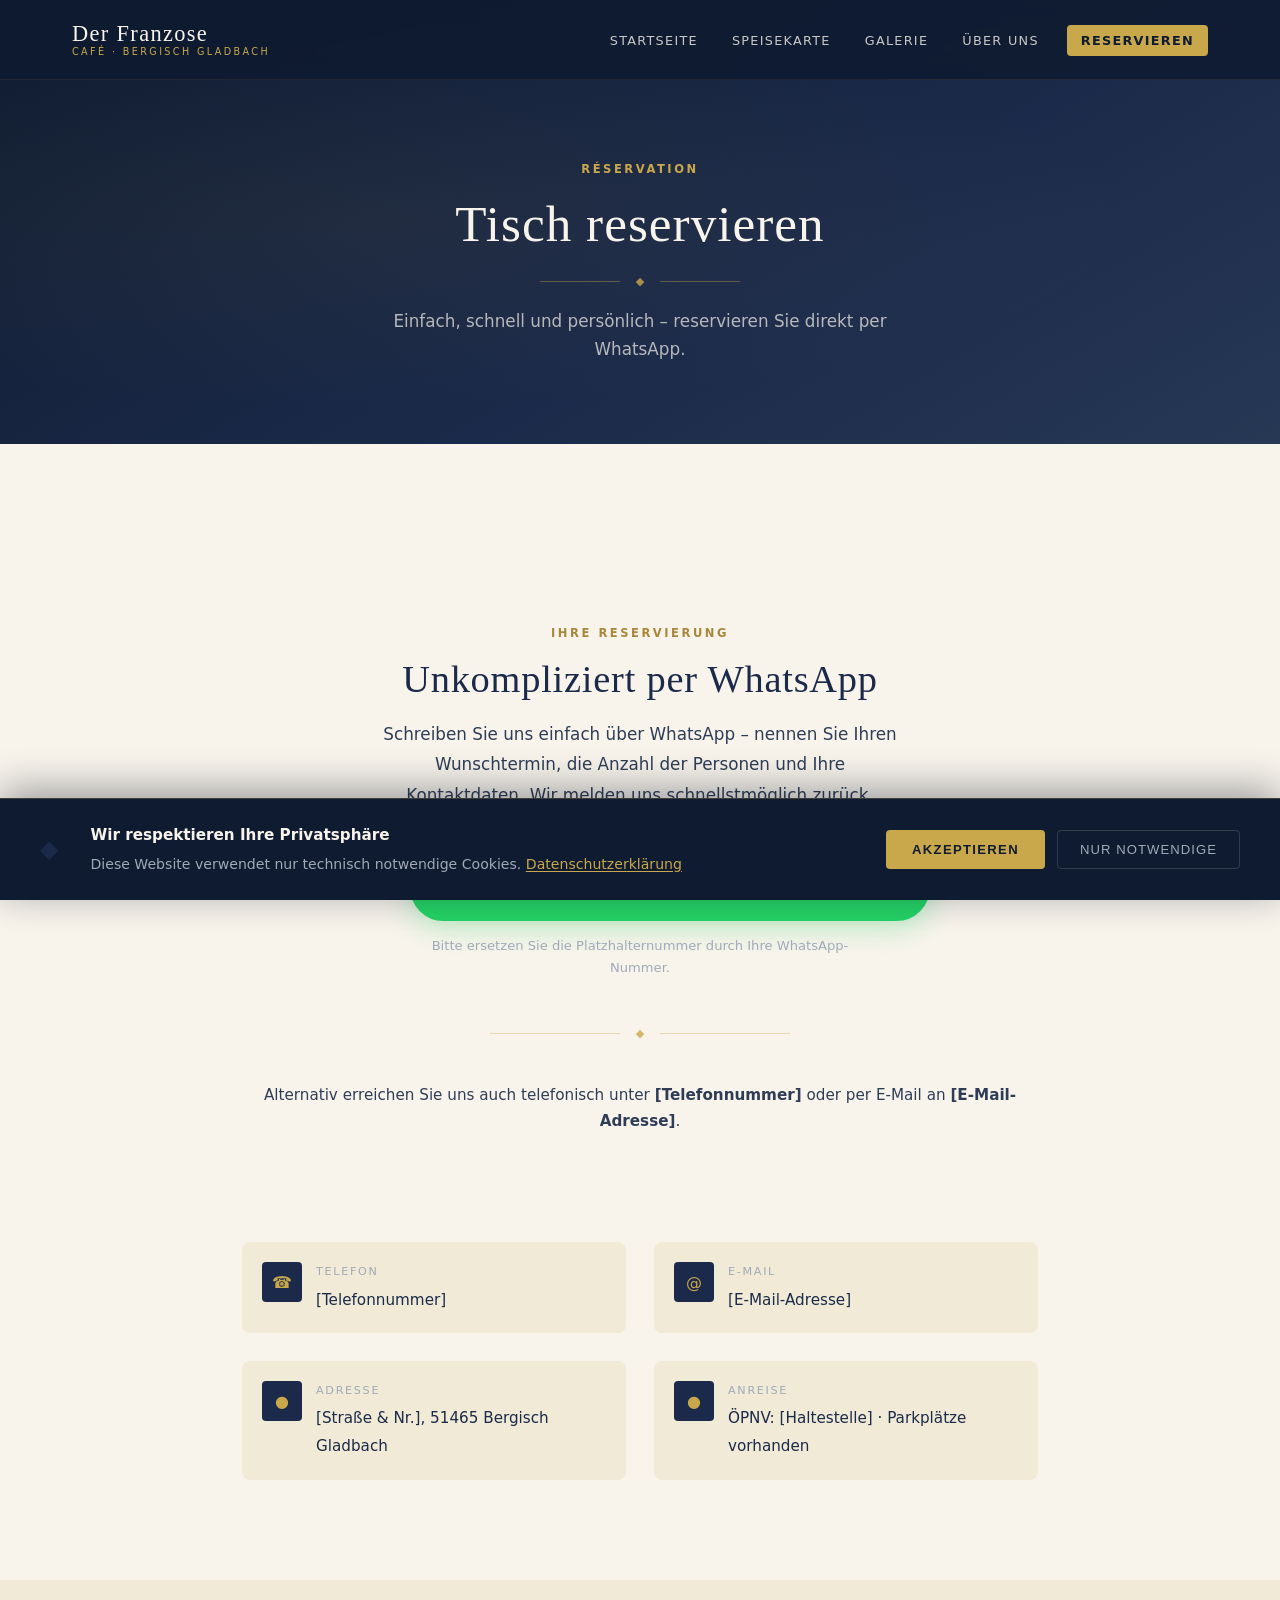
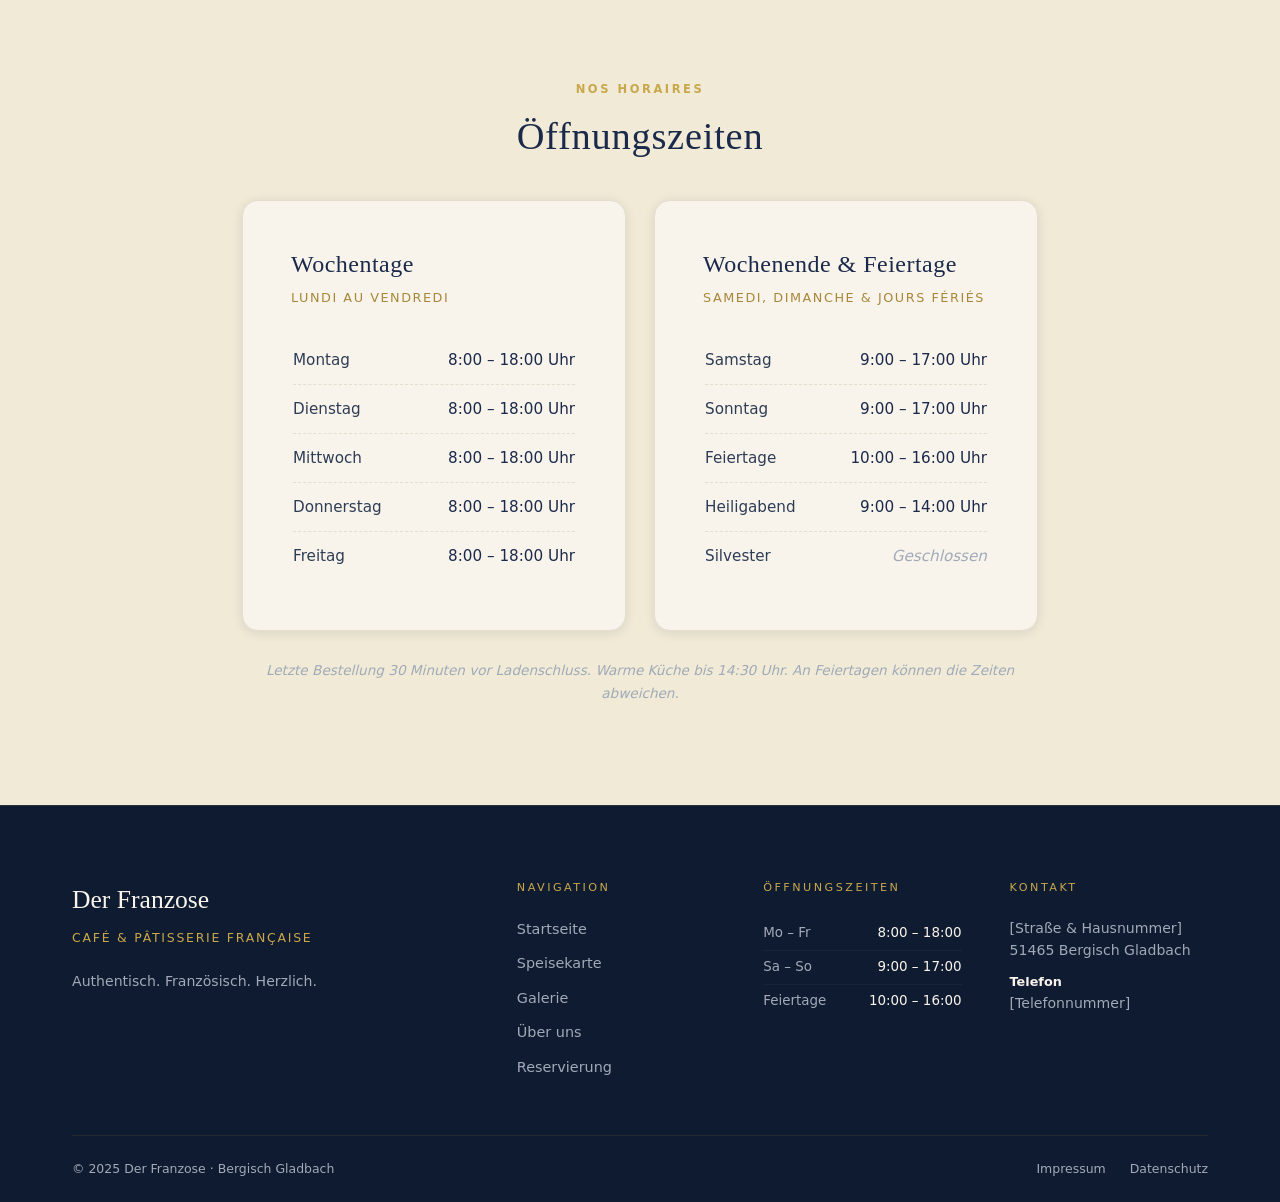
<file: reservierung.html>
<!DOCTYPE html>
<html lang="de">
<head>
  <meta charset="UTF-8">
  <meta name="viewport" content="width=device-width, initial-scale=1.0">
  <title>Reservierung – Der Franzose | Café &amp; Pâtisserie Française Bergisch Gladbach</title>
  <meta name="description" content="Reservieren Sie Ihren Tisch im Der Franzose – einfach und schnell per WhatsApp. Wir freuen uns auf Ihren Besuch in unserem Café in Bergisch Gladbach.">
  <link rel="stylesheet" href="css/style.css">
</head>
<body>

  <!-- ── Navigation ─────────────────────────────────────── -->
  <nav class="nav" id="main-nav">
    <div class="nav__inner">
      <a href="index.html" class="nav__logo">
        <span class="nav__logo-name">Der Franzose</span>
        <span class="nav__logo-sub">Café · Bergisch Gladbach</span>
      </a>
      <button class="nav__burger" id="nav-burger" aria-label="Menü öffnen" aria-expanded="false">
        <span></span><span></span><span></span>
      </button>
      <ul class="nav__links" id="nav-menu">
        <li><a href="index.html"        class="nav__link">Startseite</a></li>
        <li><a href="speisekarte.html"  class="nav__link">Speisekarte</a></li>
        <li><a href="galerie.html"      class="nav__link">Galerie</a></li>
        <li><a href="ueber-uns.html"    class="nav__link">Über uns</a></li>
        <li><a href="reservierung.html" class="nav__link nav__link--cta">Reservieren</a></li>
      </ul>
    </div>
  </nav>

  <!-- ── Page Hero ──────────────────────────────────────── -->
  <header class="page-hero">
    <div class="container">
      <span class="label-caps">Réservation</span>
      <h1 class="display-lg">Tisch reservieren</h1>
      <div class="divider" style="max-width:200px;margin:16px auto;">
        <span class="divider__line"></span>
        <span class="divider__gem">◆</span>
        <span class="divider__line"></span>
      </div>
      <p>Einfach, schnell und persönlich – reservieren Sie direkt per WhatsApp.</p>
    </div>
  </header>

  <main>

    <!-- ── WhatsApp Reservation ───────────────────────────── -->
    <section class="section section--cream" aria-labelledby="reservierung-heading">
      <div class="container" style="max-width:860px;">

        <div class="reservation-hero fade-in">
          <span class="label-caps" style="color:var(--gold-dark);display:block;margin-bottom:12px;">Ihre Reservierung</span>
          <h2 class="display-md" id="reservierung-heading" style="margin-bottom:16px;">Unkompliziert per WhatsApp</h2>
          <p style="max-width:520px;margin:0 auto;color:var(--text-body);font-size:1.05rem;line-height:1.8;">
            Schreiben Sie uns einfach über WhatsApp – nennen Sie Ihren Wunschtermin,
            die Anzahl der Personen und Ihre Kontaktdaten. Wir melden uns schnellstmöglich zurück.
          </p>

          <div class="reservation-hero__wa">
            <a
              href="https://wa.me/49XXXXXXXXXX?text=Hallo%20Der%20Franzose%2C%20ich%20m%C3%B6chte%20gerne%20einen%20Tisch%20reservieren.%20Datum%3A%20%20Uhrzeit%3A%20%20Personen%3A%20%20Name%3A%20"
              class="btn btn--whatsapp"
              target="_blank"
              rel="noopener noreferrer"
              aria-label="Tisch per WhatsApp reservieren (öffnet WhatsApp)"
            >
              <svg class="btn__icon" viewBox="0 0 24 24" fill="currentColor" aria-hidden="true" focusable="false">
                <path d="M17.472 14.382c-.297-.149-1.758-.867-2.03-.967-.273-.099-.471-.148-.67.15-.197.297-.767.966-.94 1.164-.173.199-.347.223-.644.075-.297-.15-1.255-.463-2.39-1.475-.883-.788-1.48-1.761-1.653-2.059-.173-.297-.018-.458.13-.606.134-.133.298-.347.446-.52.149-.174.198-.298.298-.497.099-.198.05-.371-.025-.52-.075-.149-.669-1.612-.916-2.207-.242-.579-.487-.5-.669-.51-.173-.008-.371-.01-.57-.01-.198 0-.52.074-.792.372-.272.297-1.04 1.016-1.04 2.479 0 1.462 1.065 2.875 1.213 3.074.149.198 2.096 3.2 5.077 4.487.709.306 1.262.489 1.694.625.712.227 1.36.195 1.871.118.571-.085 1.758-.719 2.006-1.413.248-.694.248-1.289.173-1.413-.074-.124-.272-.198-.57-.347m-5.421 7.403h-.004a9.87 9.87 0 01-5.031-1.378l-.361-.214-3.741.982.998-3.648-.235-.374a9.86 9.86 0 01-1.51-5.26c.001-5.45 4.436-9.884 9.888-9.884 2.64 0 5.122 1.03 6.988 2.898a9.825 9.825 0 012.893 6.994c-.003 5.45-4.437 9.884-9.885 9.884m8.413-18.297A11.815 11.815 0 0012.05 0C5.495 0 .16 5.335.157 11.892c0 2.096.547 4.142 1.588 5.945L.057 24l6.305-1.654a11.882 11.882 0 005.683 1.448h.005c6.554 0 11.89-5.335 11.893-11.893a11.821 11.821 0 00-3.48-8.413z"/>
              </svg>
              Jetzt per WhatsApp reservieren
            </a>
            <p style="margin-top:14px;font-size:0.82rem;color:var(--text-muted);text-align:center;">
              Bitte ersetzen Sie die Platzhalternummer durch Ihre WhatsApp-Nummer.
            </p>
          </div>

          <div class="divider" style="max-width:300px;margin:0 auto 40px;" aria-hidden="true">
            <span class="divider__line"></span>
            <span class="divider__gem">◆</span>
            <span class="divider__line"></span>
          </div>

          <p style="font-size:0.95rem;color:var(--text-body);">
            Alternativ erreichen Sie uns auch telefonisch unter <strong>[Telefonnummer]</strong>
            oder per E-Mail an <strong>[E-Mail-Adresse]</strong>.
          </p>
        </div>

        <!-- Contact Grid -->
        <div class="contact-grid fade-in">
          <div class="contact-item">
            <div class="contact-item__icon" aria-hidden="true">&#9742;</div>
            <div>
              <span class="contact-item__label">Telefon</span>
              <span class="contact-item__value">[Telefonnummer]</span>
            </div>
          </div>
          <div class="contact-item">
            <div class="contact-item__icon" aria-hidden="true">@</div>
            <div>
              <span class="contact-item__label">E-Mail</span>
              <span class="contact-item__value">[E-Mail-Adresse]</span>
            </div>
          </div>
          <div class="contact-item">
            <div class="contact-item__icon" aria-hidden="true">&#9679;</div>
            <div>
              <span class="contact-item__label">Adresse</span>
              <span class="contact-item__value">[Straße &amp; Nr.], 51465 Bergisch Gladbach</span>
            </div>
          </div>
          <div class="contact-item">
            <div class="contact-item__icon" aria-hidden="true">&#9679;</div>
            <div>
              <span class="contact-item__label">Anreise</span>
              <span class="contact-item__value">ÖPNV: [Haltestelle] · Parkplätze vorhanden</span>
            </div>
          </div>
        </div>
      </div>
    </section>

    <!-- ── Opening Hours ──────────────────────────────────── -->
    <section class="section section--cream-warm" aria-labelledby="hours-heading">
      <div class="container" style="max-width:860px;">
        <div class="section-header fade-in" style="margin-bottom:40px;">
          <span class="label-caps">Nos Horaires</span>
          <h2 class="display-md" id="hours-heading">Öffnungszeiten</h2>
        </div>
        <div style="display:grid;grid-template-columns:1fr 1fr;gap:28px;" class="fade-in">
          <div class="hours-card">
            <h3>Wochentage</h3>
            <span class="hours-card__sub">Lundi au Vendredi</span>
            <table class="hours-table">
              <tbody>
                <tr><td>Montag</td><td>8:00 – 18:00 Uhr</td></tr>
                <tr><td>Dienstag</td><td>8:00 – 18:00 Uhr</td></tr>
                <tr><td>Mittwoch</td><td>8:00 – 18:00 Uhr</td></tr>
                <tr><td>Donnerstag</td><td>8:00 – 18:00 Uhr</td></tr>
                <tr><td>Freitag</td><td>8:00 – 18:00 Uhr</td></tr>
              </tbody>
            </table>
          </div>
          <div class="hours-card">
            <h3>Wochenende &amp; Feiertage</h3>
            <span class="hours-card__sub">Samedi, Dimanche &amp; Jours fériés</span>
            <table class="hours-table">
              <tbody>
                <tr><td>Samstag</td><td>9:00 – 17:00 Uhr</td></tr>
                <tr><td>Sonntag</td><td>9:00 – 17:00 Uhr</td></tr>
                <tr><td>Feiertage</td><td>10:00 – 16:00 Uhr</td></tr>
                <tr><td>Heiligabend</td><td>9:00 – 14:00 Uhr</td></tr>
                <tr><td>Silvester</td><td class="hours-closed">Geschlossen</td></tr>
              </tbody>
            </table>
          </div>
        </div>
        <p class="fade-in" style="text-align:center;margin-top:28px;font-size:0.85rem;color:var(--text-muted);font-style:italic;">
          Letzte Bestellung 30 Minuten vor Ladenschluss. Warme Küche bis 14:30 Uhr.
          An Feiertagen können die Zeiten abweichen.
        </p>
      </div>
    </section>

  </main>

  <!-- ── Footer ─────────────────────────────────────────── -->
  <footer class="footer">
    <div class="container">
      <div class="footer__main">
        <div class="footer__brand">
          <p class="footer__brand-name">Der Franzose</p>
          <p class="footer__brand-tagline">Café &amp; Pâtisserie Française</p>
          <p class="footer__brand-desc">Authentisch. Französisch. Herzlich.</p>
        </div>
        <div class="footer__col">
          <span class="footer__col-title">Navigation</span>
          <nav class="footer__links">
            <a href="index.html">Startseite</a>
            <a href="speisekarte.html">Speisekarte</a>
            <a href="galerie.html">Galerie</a>
            <a href="ueber-uns.html">Über uns</a>
            <a href="reservierung.html">Reservierung</a>
          </nav>
        </div>
        <div class="footer__col">
          <span class="footer__col-title">Öffnungszeiten</span>
          <div class="footer__hours">
            <div class="footer__hours-row"><span>Mo – Fr</span><span>8:00 – 18:00</span></div>
            <div class="footer__hours-row"><span>Sa – So</span><span>9:00 – 17:00</span></div>
            <div class="footer__hours-row"><span>Feiertage</span><span>10:00 – 16:00</span></div>
          </div>
        </div>
        <div class="footer__col">
          <span class="footer__col-title">Kontakt</span>
          <div class="footer__address">
            <p>[Straße &amp; Hausnummer]<br>51465 Bergisch Gladbach</p>
            <p><strong>Telefon</strong><br>[Telefonnummer]</p>
          </div>
        </div>
      </div>
      <div class="footer__bottom">
        <p>&copy; 2025 Der Franzose &middot; Bergisch Gladbach</p>
        <nav class="footer__bottom-links">
          <a href="impressum.html">Impressum</a>
          <a href="datenschutz.html">Datenschutz</a>
        </nav>
      </div>
    </div>
  </footer>

  <div class="cookie-banner" id="cookie-banner" role="dialog" aria-label="Cookie-Einstellungen" aria-hidden="true">
    <div class="cookie-banner__inner">
      <span class="cookie-banner__icon" aria-hidden="true">◆</span>
      <div class="cookie-banner__text">
        <strong>Wir respektieren Ihre Privatsphäre</strong>
        <p>Diese Website verwendet nur technisch notwendige Cookies. <a href="datenschutz.html">Datenschutzerklärung</a></p>
      </div>
      <div class="cookie-banner__actions">
        <button class="cookie-banner__accept" id="cookie-accept">Akzeptieren</button>
        <button class="cookie-banner__decline" id="cookie-decline">Nur notwendige</button>
      </div>
    </div>
  </div>

  <style>
    @media (max-width: 600px) {
      .reservation-hours-grid { grid-template-columns: 1fr !important; }
    }
  </style>

  <script src="js/cookies.js"></script>
  <script src="js/main.js"></script>
</body>
</html>
</file>
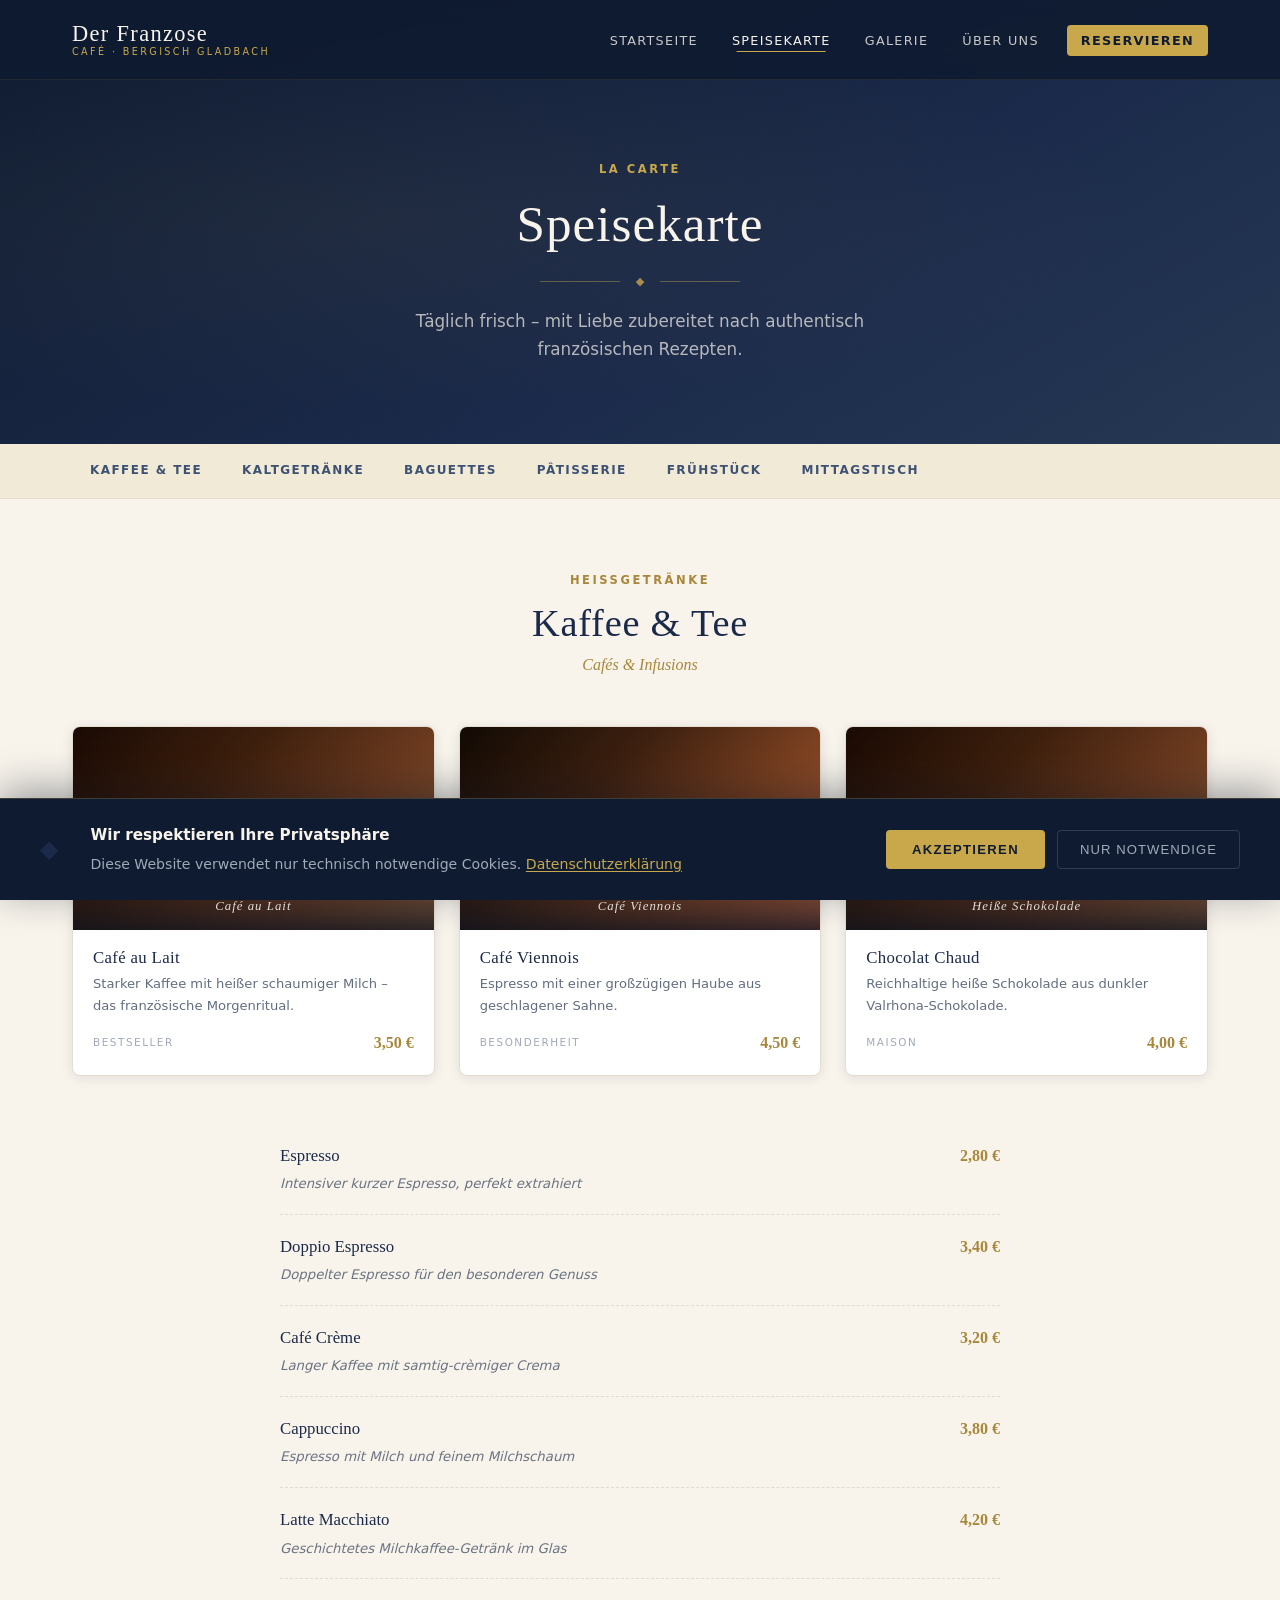
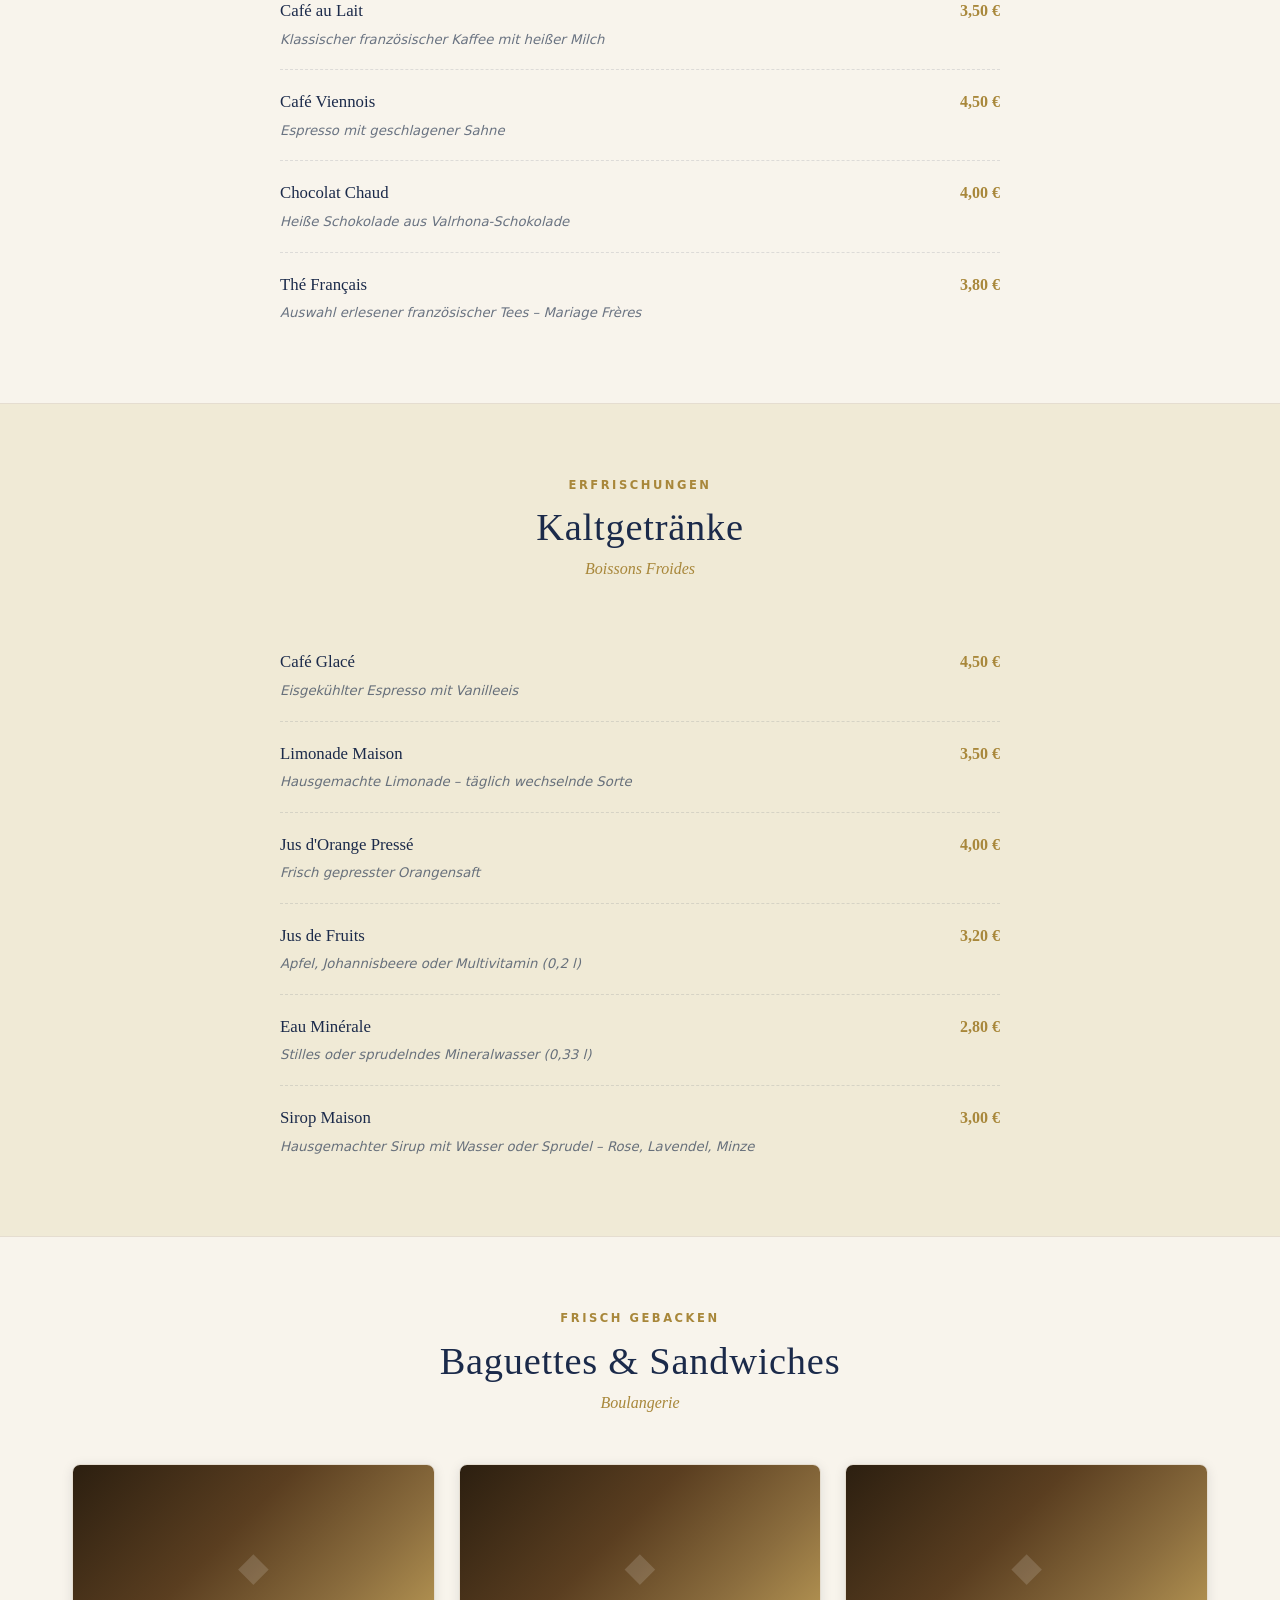
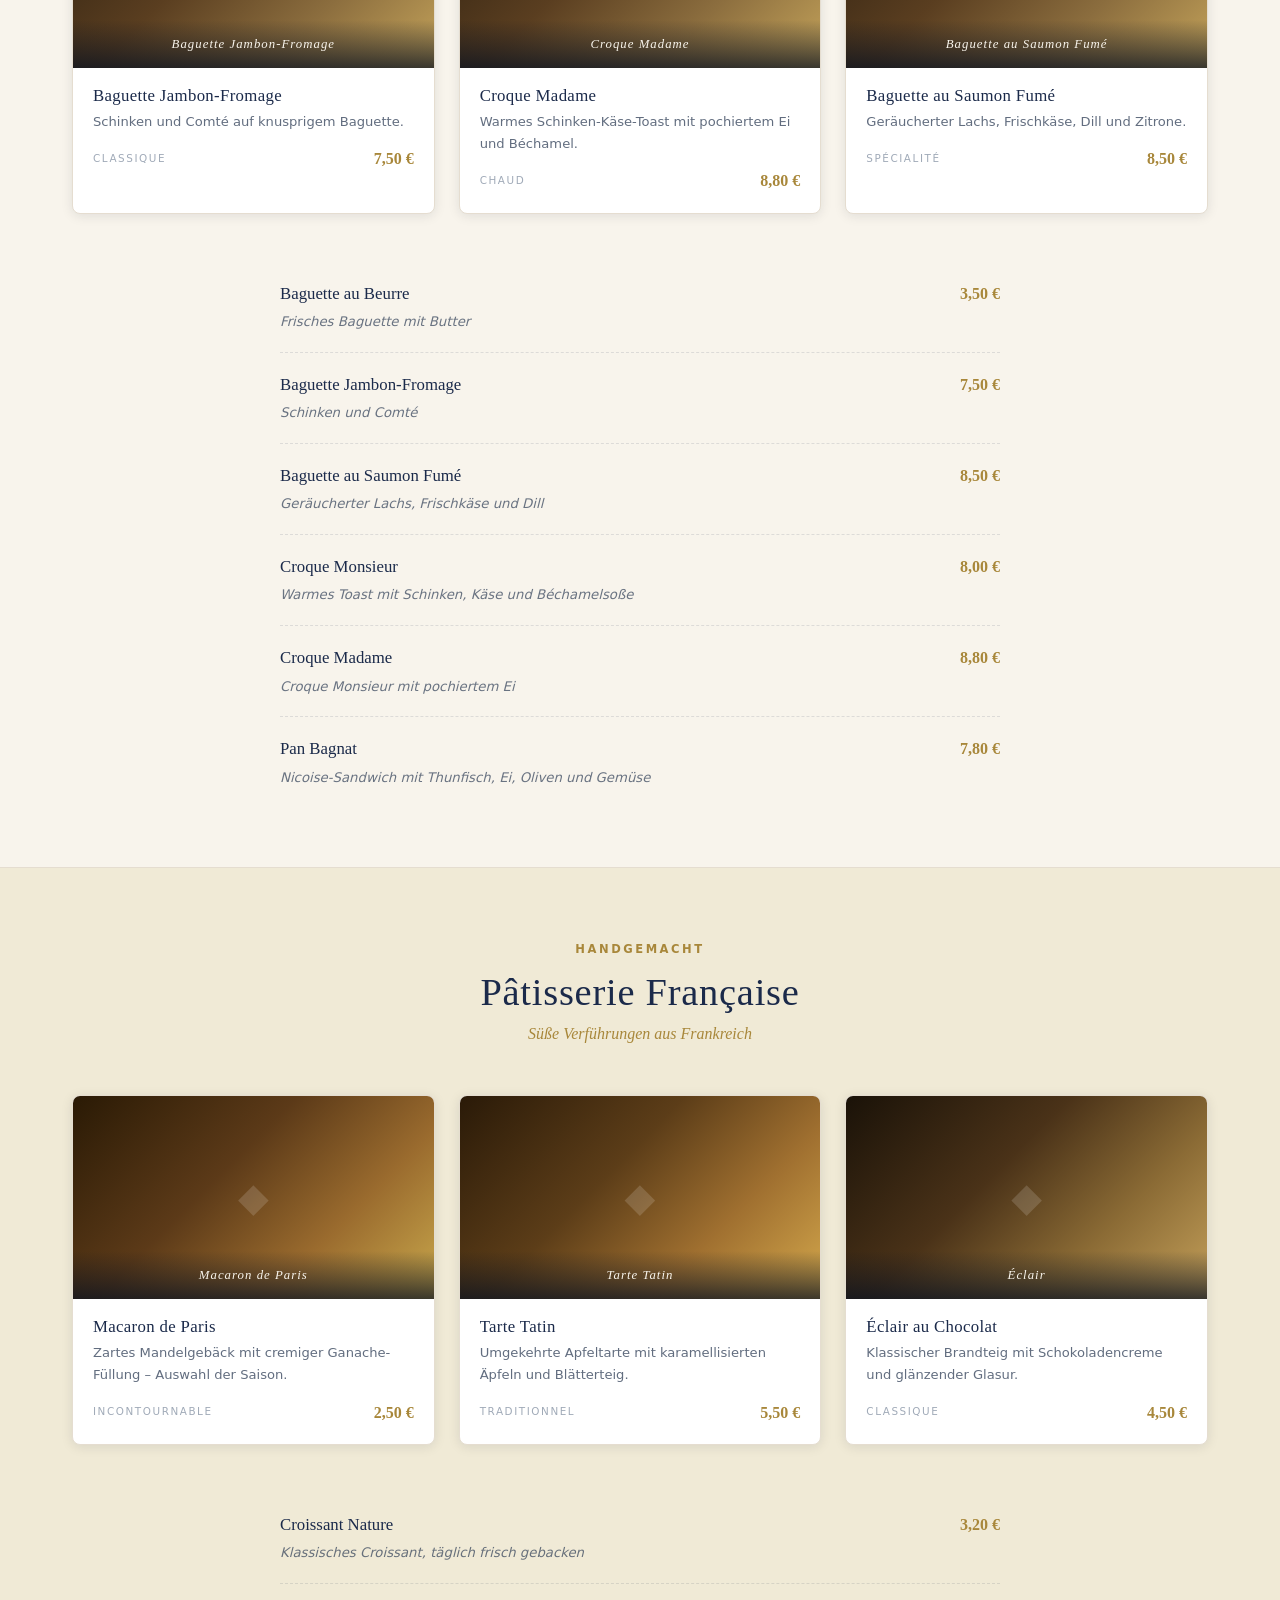
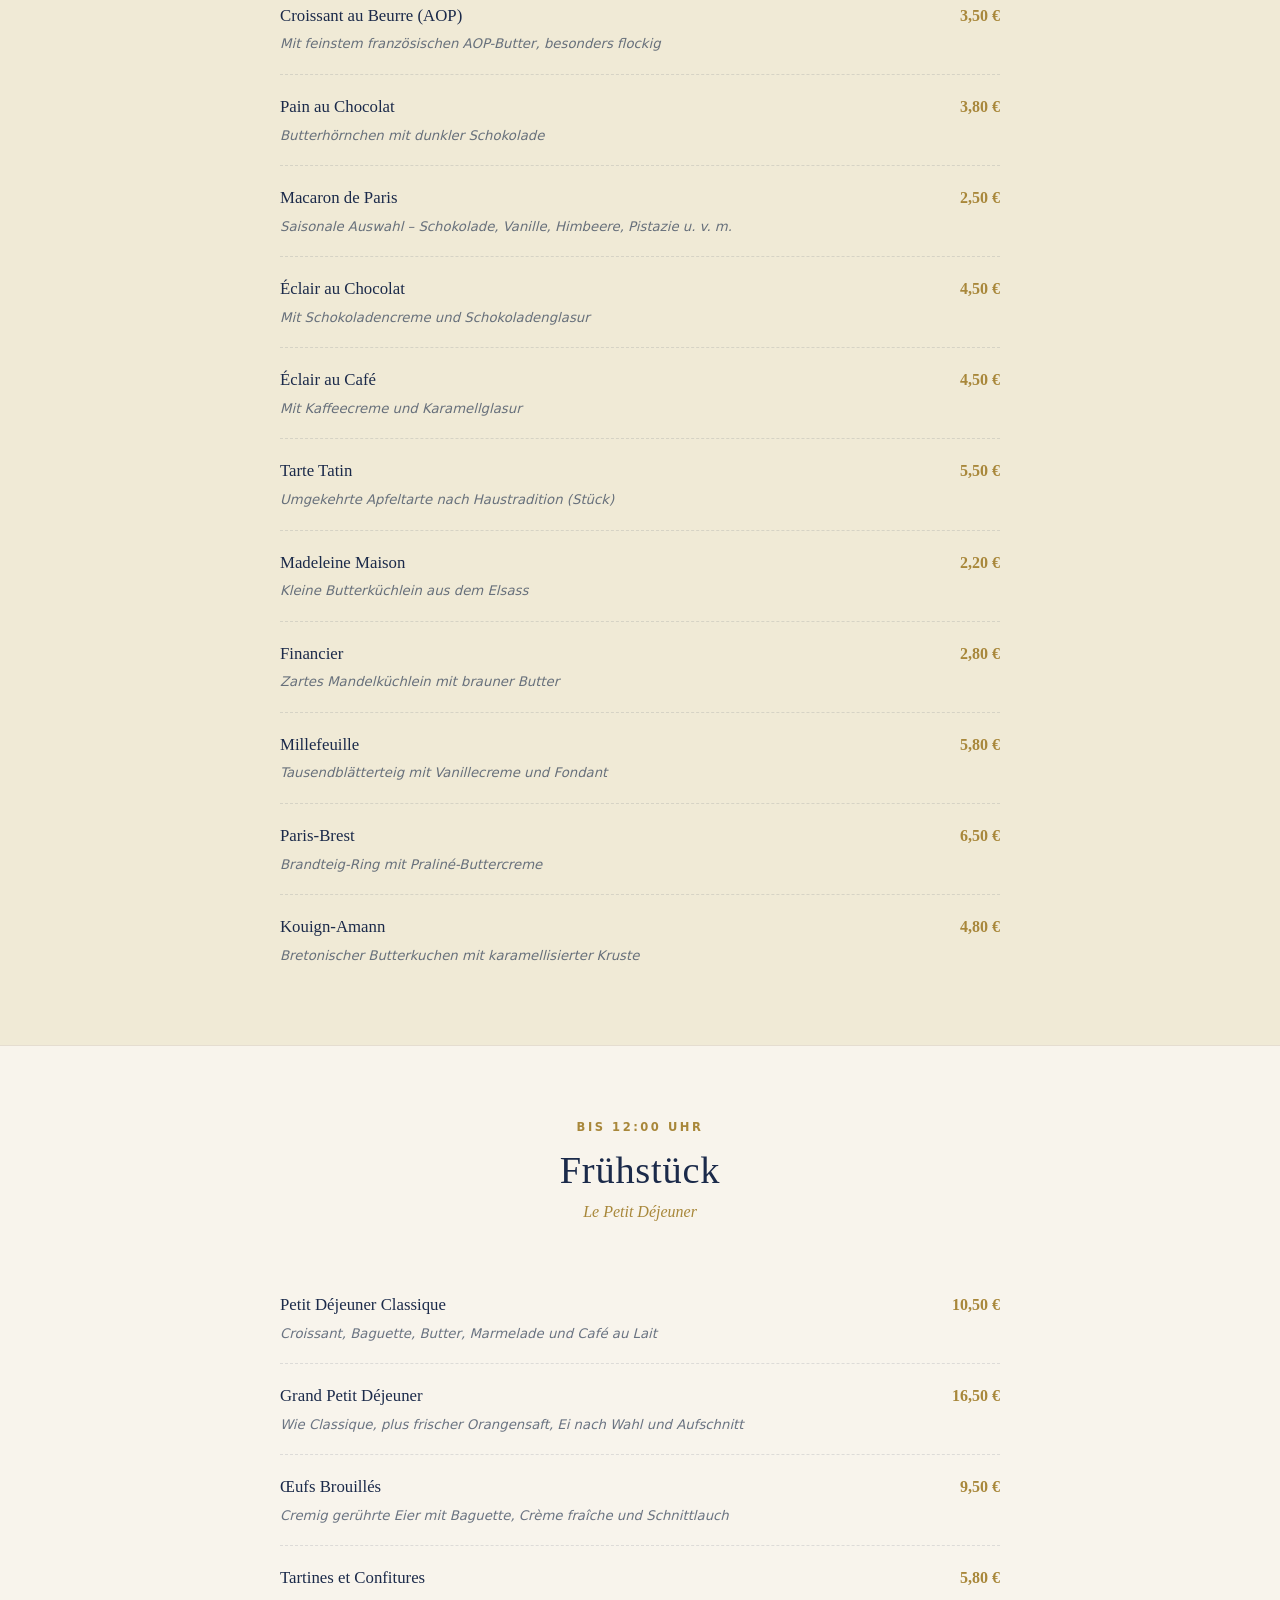
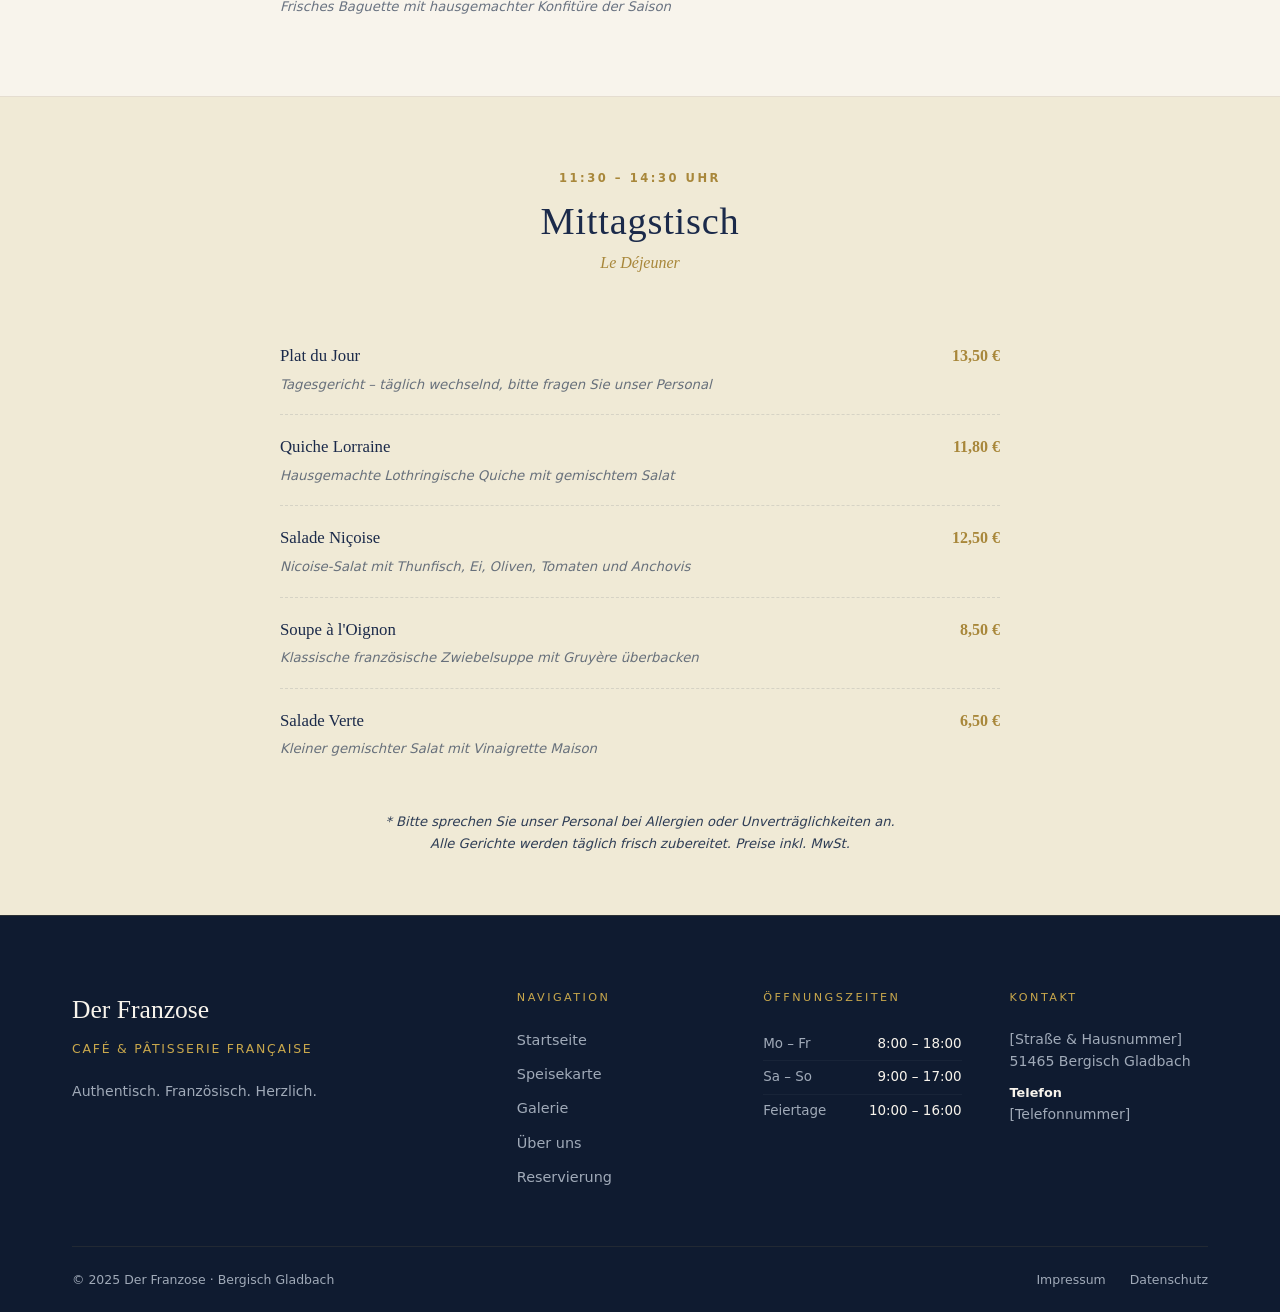
<file: speisekarte.html>
<!DOCTYPE html>
<html lang="de">
<head>
  <meta charset="UTF-8">
  <meta name="viewport" content="width=device-width, initial-scale=1.0">
  <title>Speisekarte – Der Franzose | Café &amp; Pâtisserie Française Bergisch Gladbach</title>
  <meta name="description" content="Entdecken Sie unsere Speisekarte: Französische Kaffeespezialitäten, frische Baguettes, handgemachte Croissants, Macarons, Éclairs und weitere Pâtisseries.">
  <link rel="stylesheet" href="css/style.css">
</head>
<body>

  <!-- ── Navigation ─────────────────────────────────────── -->
  <nav class="nav" id="main-nav">
    <div class="nav__inner">
      <a href="index.html" class="nav__logo">
        <span class="nav__logo-name">Der Franzose</span>
        <span class="nav__logo-sub">Café · Bergisch Gladbach</span>
      </a>
      <button class="nav__burger" id="nav-burger" aria-label="Menü öffnen" aria-expanded="false">
        <span></span><span></span><span></span>
      </button>
      <ul class="nav__links" id="nav-menu">
        <li><a href="index.html"        class="nav__link">Startseite</a></li>
        <li><a href="speisekarte.html"  class="nav__link">Speisekarte</a></li>
        <li><a href="galerie.html"      class="nav__link">Galerie</a></li>
        <li><a href="ueber-uns.html"    class="nav__link">Über uns</a></li>
        <li><a href="reservierung.html" class="nav__link nav__link--cta">Reservieren</a></li>
      </ul>
    </div>
  </nav>

  <!-- ── Page Hero ──────────────────────────────────────── -->
  <header class="page-hero">
    <div class="container">
      <span class="label-caps">La Carte</span>
      <h1 class="display-lg">Speisekarte</h1>
      <div class="divider" style="max-width:200px;margin:16px auto;">
        <span class="divider__line"></span>
        <span class="divider__gem">◆</span>
        <span class="divider__line"></span>
      </div>
      <p>Täglich frisch – mit Liebe zubereitet nach authentisch französischen Rezepten.</p>
    </div>
  </header>

  <!-- ── Sticky Menu Nav ────────────────────────────────── -->
  <nav class="menu-nav" aria-label="Speisekarte-Kategorien">
    <ul class="menu-nav__list">
      <li><a href="#kaffee"       class="menu-nav__link">Kaffee &amp; Tee</a></li>
      <li><a href="#kalt"         class="menu-nav__link">Kaltgetränke</a></li>
      <li><a href="#baguettes"    class="menu-nav__link">Baguettes</a></li>
      <li><a href="#patisserie"   class="menu-nav__link">Pâtisserie</a></li>
      <li><a href="#fruehstueck"  class="menu-nav__link">Frühstück</a></li>
      <li><a href="#mittagstisch" class="menu-nav__link">Mittagstisch</a></li>
    </ul>
  </nav>

  <main>

    <!-- ── Kaffee & Heißgetränke ──────────────────────────── -->
    <section id="kaffee" class="menu-section section--cream" aria-labelledby="kaffee-heading">
      <div class="container">
        <div class="menu-section__header">
          <span class="label-caps" style="color:var(--gold-dark);display:block;margin-bottom:8px;">Heißgetränke</span>
          <h2 class="menu-section__title" id="kaffee-heading">Kaffee &amp; Tee</h2>
          <p class="menu-section__fr">Cafés &amp; Infusions</p>
        </div>

        <!-- Featured -->
        <div class="menu-section__featured fade-in">
          <div class="menu-card">
            <div class="menu-card__img img-ph img-ph--coffee">
              <span class="img-ph__gem">◆</span>
              <span class="img-ph__label">Café au Lait</span>
            </div>
            <div class="menu-card__body">
              <h3 class="menu-card__name">Café au Lait</h3>
              <p class="menu-card__desc">Starker Kaffee mit heißer schaumiger Milch – das französische Morgenritual.</p>
              <div class="menu-card__footer">
                <span class="menu-card__tag">Bestseller</span>
                <span class="menu-card__price">3,50 €</span>
              </div>
            </div>
          </div>
          <div class="menu-card">
            <div class="menu-card__img img-ph img-ph--latte">
              <span class="img-ph__gem">◆</span>
              <span class="img-ph__label">Café Viennois</span>
            </div>
            <div class="menu-card__body">
              <h3 class="menu-card__name">Café Viennois</h3>
              <p class="menu-card__desc">Espresso mit einer großzügigen Haube aus geschlagener Sahne.</p>
              <div class="menu-card__footer">
                <span class="menu-card__tag">Besonderheit</span>
                <span class="menu-card__price">4,50 €</span>
              </div>
            </div>
          </div>
          <div class="menu-card">
            <div class="menu-card__img img-ph img-ph--coffee">
              <span class="img-ph__gem">◆</span>
              <span class="img-ph__label">Heiße Schokolade</span>
            </div>
            <div class="menu-card__body">
              <h3 class="menu-card__name">Chocolat Chaud</h3>
              <p class="menu-card__desc">Reichhaltige heiße Schokolade aus dunkler Valrhona-Schokolade.</p>
              <div class="menu-card__footer">
                <span class="menu-card__tag">Maison</span>
                <span class="menu-card__price">4,00 €</span>
              </div>
            </div>
          </div>
        </div>

        <div class="menu-list fade-in">
          <div class="menu-item">
            <div class="menu-item__info">
              <p class="menu-item__name">Espresso</p>
              <p class="menu-item__desc">Intensiver kurzer Espresso, perfekt extrahiert</p>
            </div>
            <span class="menu-item__price">2,80 €</span>
          </div>
          <div class="menu-item">
            <div class="menu-item__info">
              <p class="menu-item__name">Doppio Espresso</p>
              <p class="menu-item__desc">Doppelter Espresso für den besonderen Genuss</p>
            </div>
            <span class="menu-item__price">3,40 €</span>
          </div>
          <div class="menu-item">
            <div class="menu-item__info">
              <p class="menu-item__name">Café Crème</p>
              <p class="menu-item__desc">Langer Kaffee mit samtig-crèmiger Crema</p>
            </div>
            <span class="menu-item__price">3,20 €</span>
          </div>
          <div class="menu-item">
            <div class="menu-item__info">
              <p class="menu-item__name">Cappuccino</p>
              <p class="menu-item__desc">Espresso mit Milch und feinem Milchschaum</p>
            </div>
            <span class="menu-item__price">3,80 €</span>
          </div>
          <div class="menu-item">
            <div class="menu-item__info">
              <p class="menu-item__name">Latte Macchiato</p>
              <p class="menu-item__desc">Geschichtetes Milchkaffee-Getränk im Glas</p>
            </div>
            <span class="menu-item__price">4,20 €</span>
          </div>
          <div class="menu-item">
            <div class="menu-item__info">
              <p class="menu-item__name">Café au Lait</p>
              <p class="menu-item__desc">Klassischer französischer Kaffee mit heißer Milch</p>
            </div>
            <span class="menu-item__price">3,50 €</span>
          </div>
          <div class="menu-item">
            <div class="menu-item__info">
              <p class="menu-item__name">Café Viennois</p>
              <p class="menu-item__desc">Espresso mit geschlagener Sahne</p>
            </div>
            <span class="menu-item__price">4,50 €</span>
          </div>
          <div class="menu-item">
            <div class="menu-item__info">
              <p class="menu-item__name">Chocolat Chaud</p>
              <p class="menu-item__desc">Heiße Schokolade aus Valrhona-Schokolade</p>
            </div>
            <span class="menu-item__price">4,00 €</span>
          </div>
          <div class="menu-item">
            <div class="menu-item__info">
              <p class="menu-item__name">Thé Français</p>
              <p class="menu-item__desc">Auswahl erlesener französischer Tees – Mariage Frères</p>
            </div>
            <span class="menu-item__price">3,80 €</span>
          </div>
        </div>
      </div>
    </section>

    <!-- ── Kaltgetränke ────────────────────────────────────── -->
    <section id="kalt" class="menu-section section--cream-warm" aria-labelledby="kalt-heading">
      <div class="container">
        <div class="menu-section__header">
          <span class="label-caps" style="color:var(--gold-dark);display:block;margin-bottom:8px;">Erfrischungen</span>
          <h2 class="menu-section__title" id="kalt-heading">Kaltgetränke</h2>
          <p class="menu-section__fr">Boissons Froides</p>
        </div>
        <div class="menu-list fade-in" style="max-width:720px;margin:0 auto;">
          <div class="menu-item">
            <div class="menu-item__info">
              <p class="menu-item__name">Café Glacé</p>
              <p class="menu-item__desc">Eisgekühlter Espresso mit Vanilleeis</p>
            </div>
            <span class="menu-item__price">4,50 €</span>
          </div>
          <div class="menu-item">
            <div class="menu-item__info">
              <p class="menu-item__name">Limonade Maison</p>
              <p class="menu-item__desc">Hausgemachte Limonade – täglich wechselnde Sorte</p>
            </div>
            <span class="menu-item__price">3,50 €</span>
          </div>
          <div class="menu-item">
            <div class="menu-item__info">
              <p class="menu-item__name">Jus d'Orange Pressé</p>
              <p class="menu-item__desc">Frisch gepresster Orangensaft</p>
            </div>
            <span class="menu-item__price">4,00 €</span>
          </div>
          <div class="menu-item">
            <div class="menu-item__info">
              <p class="menu-item__name">Jus de Fruits</p>
              <p class="menu-item__desc">Apfel, Johannisbeere oder Multivitamin (0,2 l)</p>
            </div>
            <span class="menu-item__price">3,20 €</span>
          </div>
          <div class="menu-item">
            <div class="menu-item__info">
              <p class="menu-item__name">Eau Minérale</p>
              <p class="menu-item__desc">Stilles oder sprudelndes Mineralwasser (0,33 l)</p>
            </div>
            <span class="menu-item__price">2,80 €</span>
          </div>
          <div class="menu-item">
            <div class="menu-item__info">
              <p class="menu-item__name">Sirop Maison</p>
              <p class="menu-item__desc">Hausgemachter Sirup mit Wasser oder Sprudel – Rose, Lavendel, Minze</p>
            </div>
            <span class="menu-item__price">3,00 €</span>
          </div>
        </div>
      </div>
    </section>

    <!-- ── Baguettes ───────────────────────────────────────── -->
    <section id="baguettes" class="menu-section section--cream" aria-labelledby="baguettes-heading">
      <div class="container">
        <div class="menu-section__header">
          <span class="label-caps" style="color:var(--gold-dark);display:block;margin-bottom:8px;">Frisch gebacken</span>
          <h2 class="menu-section__title" id="baguettes-heading">Baguettes &amp; Sandwiches</h2>
          <p class="menu-section__fr">Boulangerie</p>
        </div>

        <div class="menu-section__featured fade-in">
          <div class="menu-card">
            <div class="menu-card__img img-ph img-ph--baguette">
              <span class="img-ph__gem">◆</span>
              <span class="img-ph__label">Baguette Jambon-Fromage</span>
            </div>
            <div class="menu-card__body">
              <h3 class="menu-card__name">Baguette Jambon-Fromage</h3>
              <p class="menu-card__desc">Schinken und Comté auf knusprigem Baguette.</p>
              <div class="menu-card__footer">
                <span class="menu-card__tag">Classique</span>
                <span class="menu-card__price">7,50 €</span>
              </div>
            </div>
          </div>
          <div class="menu-card">
            <div class="menu-card__img img-ph img-ph--baguette">
              <span class="img-ph__gem">◆</span>
              <span class="img-ph__label">Croque Madame</span>
            </div>
            <div class="menu-card__body">
              <h3 class="menu-card__name">Croque Madame</h3>
              <p class="menu-card__desc">Warmes Schinken-Käse-Toast mit pochiertem Ei und Béchamel.</p>
              <div class="menu-card__footer">
                <span class="menu-card__tag">Chaud</span>
                <span class="menu-card__price">8,80 €</span>
              </div>
            </div>
          </div>
          <div class="menu-card">
            <div class="menu-card__img img-ph img-ph--baguette">
              <span class="img-ph__gem">◆</span>
              <span class="img-ph__label">Baguette au Saumon Fumé</span>
            </div>
            <div class="menu-card__body">
              <h3 class="menu-card__name">Baguette au Saumon Fumé</h3>
              <p class="menu-card__desc">Geräucherter Lachs, Frischkäse, Dill und Zitrone.</p>
              <div class="menu-card__footer">
                <span class="menu-card__tag">Spécialité</span>
                <span class="menu-card__price">8,50 €</span>
              </div>
            </div>
          </div>
        </div>

        <div class="menu-list fade-in">
          <div class="menu-item">
            <div class="menu-item__info">
              <p class="menu-item__name">Baguette au Beurre</p>
              <p class="menu-item__desc">Frisches Baguette mit Butter</p>
            </div>
            <span class="menu-item__price">3,50 €</span>
          </div>
          <div class="menu-item">
            <div class="menu-item__info">
              <p class="menu-item__name">Baguette Jambon-Fromage</p>
              <p class="menu-item__desc">Schinken und Comté</p>
            </div>
            <span class="menu-item__price">7,50 €</span>
          </div>
          <div class="menu-item">
            <div class="menu-item__info">
              <p class="menu-item__name">Baguette au Saumon Fumé</p>
              <p class="menu-item__desc">Geräucherter Lachs, Frischkäse und Dill</p>
            </div>
            <span class="menu-item__price">8,50 €</span>
          </div>
          <div class="menu-item">
            <div class="menu-item__info">
              <p class="menu-item__name">Croque Monsieur</p>
              <p class="menu-item__desc">Warmes Toast mit Schinken, Käse und Béchamelsoße</p>
            </div>
            <span class="menu-item__price">8,00 €</span>
          </div>
          <div class="menu-item">
            <div class="menu-item__info">
              <p class="menu-item__name">Croque Madame</p>
              <p class="menu-item__desc">Croque Monsieur mit pochiertem Ei</p>
            </div>
            <span class="menu-item__price">8,80 €</span>
          </div>
          <div class="menu-item">
            <div class="menu-item__info">
              <p class="menu-item__name">Pan Bagnat</p>
              <p class="menu-item__desc">Nicoise-Sandwich mit Thunfisch, Ei, Oliven und Gemüse</p>
            </div>
            <span class="menu-item__price">7,80 €</span>
          </div>
        </div>
      </div>
    </section>

    <!-- ── Pâtisserie ──────────────────────────────────────── -->
    <section id="patisserie" class="menu-section section--cream-warm" aria-labelledby="patisserie-heading">
      <div class="container">
        <div class="menu-section__header">
          <span class="label-caps" style="color:var(--gold-dark);display:block;margin-bottom:8px;">Handgemacht</span>
          <h2 class="menu-section__title" id="patisserie-heading">Pâtisserie Française</h2>
          <p class="menu-section__fr">Süße Verführungen aus Frankreich</p>
        </div>

        <div class="menu-section__featured fade-in">
          <div class="menu-card">
            <div class="menu-card__img img-ph img-ph--pastry">
              <span class="img-ph__gem">◆</span>
              <span class="img-ph__label">Macaron de Paris</span>
            </div>
            <div class="menu-card__body">
              <h3 class="menu-card__name">Macaron de Paris</h3>
              <p class="menu-card__desc">Zartes Mandelgebäck mit cremiger Ganache-Füllung – Auswahl der Saison.</p>
              <div class="menu-card__footer">
                <span class="menu-card__tag">Incontournable</span>
                <span class="menu-card__price">2,50 €</span>
              </div>
            </div>
          </div>
          <div class="menu-card">
            <div class="menu-card__img img-ph img-ph--tarte">
              <span class="img-ph__gem">◆</span>
              <span class="img-ph__label">Tarte Tatin</span>
            </div>
            <div class="menu-card__body">
              <h3 class="menu-card__name">Tarte Tatin</h3>
              <p class="menu-card__desc">Umgekehrte Apfeltarte mit karamellisierten Äpfeln und Blätterteig.</p>
              <div class="menu-card__footer">
                <span class="menu-card__tag">Traditionnel</span>
                <span class="menu-card__price">5,50 €</span>
              </div>
            </div>
          </div>
          <div class="menu-card">
            <div class="menu-card__img img-ph img-ph--eclair">
              <span class="img-ph__gem">◆</span>
              <span class="img-ph__label">Éclair</span>
            </div>
            <div class="menu-card__body">
              <h3 class="menu-card__name">Éclair au Chocolat</h3>
              <p class="menu-card__desc">Klassischer Brandteig mit Schokoladencreme und glänzender Glasur.</p>
              <div class="menu-card__footer">
                <span class="menu-card__tag">Classique</span>
                <span class="menu-card__price">4,50 €</span>
              </div>
            </div>
          </div>
        </div>

        <div class="menu-list fade-in">
          <div class="menu-item">
            <div class="menu-item__info">
              <p class="menu-item__name">Croissant Nature</p>
              <p class="menu-item__desc">Klassisches Croissant, täglich frisch gebacken</p>
            </div>
            <span class="menu-item__price">3,20 €</span>
          </div>
          <div class="menu-item">
            <div class="menu-item__info">
              <p class="menu-item__name">Croissant au Beurre (AOP)</p>
              <p class="menu-item__desc">Mit feinstem französischen AOP-Butter, besonders flockig</p>
            </div>
            <span class="menu-item__price">3,50 €</span>
          </div>
          <div class="menu-item">
            <div class="menu-item__info">
              <p class="menu-item__name">Pain au Chocolat</p>
              <p class="menu-item__desc">Butterhörnchen mit dunkler Schokolade</p>
            </div>
            <span class="menu-item__price">3,80 €</span>
          </div>
          <div class="menu-item">
            <div class="menu-item__info">
              <p class="menu-item__name">Macaron de Paris</p>
              <p class="menu-item__desc">Saisonale Auswahl – Schokolade, Vanille, Himbeere, Pistazie u. v. m.</p>
            </div>
            <span class="menu-item__price">2,50 €</span>
          </div>
          <div class="menu-item">
            <div class="menu-item__info">
              <p class="menu-item__name">Éclair au Chocolat</p>
              <p class="menu-item__desc">Mit Schokoladencreme und Schokoladenglasur</p>
            </div>
            <span class="menu-item__price">4,50 €</span>
          </div>
          <div class="menu-item">
            <div class="menu-item__info">
              <p class="menu-item__name">Éclair au Café</p>
              <p class="menu-item__desc">Mit Kaffeecreme und Karamellglasur</p>
            </div>
            <span class="menu-item__price">4,50 €</span>
          </div>
          <div class="menu-item">
            <div class="menu-item__info">
              <p class="menu-item__name">Tarte Tatin</p>
              <p class="menu-item__desc">Umgekehrte Apfeltarte nach Haustradition (Stück)</p>
            </div>
            <span class="menu-item__price">5,50 €</span>
          </div>
          <div class="menu-item">
            <div class="menu-item__info">
              <p class="menu-item__name">Madeleine Maison</p>
              <p class="menu-item__desc">Kleine Butterküchlein aus dem Elsass</p>
            </div>
            <span class="menu-item__price">2,20 €</span>
          </div>
          <div class="menu-item">
            <div class="menu-item__info">
              <p class="menu-item__name">Financier</p>
              <p class="menu-item__desc">Zartes Mandelküchlein mit brauner Butter</p>
            </div>
            <span class="menu-item__price">2,80 €</span>
          </div>
          <div class="menu-item">
            <div class="menu-item__info">
              <p class="menu-item__name">Millefeuille</p>
              <p class="menu-item__desc">Tausendblätterteig mit Vanillecreme und Fondant</p>
            </div>
            <span class="menu-item__price">5,80 €</span>
          </div>
          <div class="menu-item">
            <div class="menu-item__info">
              <p class="menu-item__name">Paris-Brest</p>
              <p class="menu-item__desc">Brandteig-Ring mit Praliné-Buttercreme</p>
            </div>
            <span class="menu-item__price">6,50 €</span>
          </div>
          <div class="menu-item">
            <div class="menu-item__info">
              <p class="menu-item__name">Kouign-Amann</p>
              <p class="menu-item__desc">Bretonischer Butterkuchen mit karamellisierter Kruste</p>
            </div>
            <span class="menu-item__price">4,80 €</span>
          </div>
        </div>
      </div>
    </section>

    <!-- ── Frühstück ───────────────────────────────────────── -->
    <section id="fruehstueck" class="menu-section section--cream" aria-labelledby="fruehstueck-heading">
      <div class="container">
        <div class="menu-section__header">
          <span class="label-caps" style="color:var(--gold-dark);display:block;margin-bottom:8px;">Bis 12:00 Uhr</span>
          <h2 class="menu-section__title" id="fruehstueck-heading">Frühstück</h2>
          <p class="menu-section__fr">Le Petit Déjeuner</p>
        </div>
        <div class="menu-list fade-in">
          <div class="menu-item">
            <div class="menu-item__info">
              <p class="menu-item__name">Petit Déjeuner Classique</p>
              <p class="menu-item__desc">Croissant, Baguette, Butter, Marmelade und Café au Lait</p>
            </div>
            <span class="menu-item__price">10,50 €</span>
          </div>
          <div class="menu-item">
            <div class="menu-item__info">
              <p class="menu-item__name">Grand Petit Déjeuner</p>
              <p class="menu-item__desc">Wie Classique, plus frischer Orangensaft, Ei nach Wahl und Aufschnitt</p>
            </div>
            <span class="menu-item__price">16,50 €</span>
          </div>
          <div class="menu-item">
            <div class="menu-item__info">
              <p class="menu-item__name">Œufs Brouillés</p>
              <p class="menu-item__desc">Cremig gerührte Eier mit Baguette, Crème fraîche und Schnittlauch</p>
            </div>
            <span class="menu-item__price">9,50 €</span>
          </div>
          <div class="menu-item">
            <div class="menu-item__info">
              <p class="menu-item__name">Tartines et Confitures</p>
              <p class="menu-item__desc">Frisches Baguette mit hausgemachter Konfitüre der Saison</p>
            </div>
            <span class="menu-item__price">5,80 €</span>
          </div>
        </div>
      </div>
    </section>

    <!-- ── Mittagstisch ────────────────────────────────────── -->
    <section id="mittagstisch" class="menu-section section--cream-warm" aria-labelledby="mittagstisch-heading">
      <div class="container">
        <div class="menu-section__header">
          <span class="label-caps" style="color:var(--gold-dark);display:block;margin-bottom:8px;">11:30 – 14:30 Uhr</span>
          <h2 class="menu-section__title" id="mittagstisch-heading">Mittagstisch</h2>
          <p class="menu-section__fr">Le Déjeuner</p>
        </div>
        <div class="menu-list fade-in">
          <div class="menu-item">
            <div class="menu-item__info">
              <p class="menu-item__name">Plat du Jour</p>
              <p class="menu-item__desc">Tagesgericht – täglich wechselnd, bitte fragen Sie unser Personal</p>
            </div>
            <span class="menu-item__price">13,50 €</span>
          </div>
          <div class="menu-item">
            <div class="menu-item__info">
              <p class="menu-item__name">Quiche Lorraine</p>
              <p class="menu-item__desc">Hausgemachte Lothringische Quiche mit gemischtem Salat</p>
            </div>
            <span class="menu-item__price">11,80 €</span>
          </div>
          <div class="menu-item">
            <div class="menu-item__info">
              <p class="menu-item__name">Salade Niçoise</p>
              <p class="menu-item__desc">Nicoise-Salat mit Thunfisch, Ei, Oliven, Tomaten und Anchovis</p>
            </div>
            <span class="menu-item__price">12,50 €</span>
          </div>
          <div class="menu-item">
            <div class="menu-item__info">
              <p class="menu-item__name">Soupe à l'Oignon</p>
              <p class="menu-item__desc">Klassische französische Zwiebelsuppe mit Gruyère überbacken</p>
            </div>
            <span class="menu-item__price">8,50 €</span>
          </div>
          <div class="menu-item">
            <div class="menu-item__info">
              <p class="menu-item__name">Salade Verte</p>
              <p class="menu-item__desc">Kleiner gemischter Salat mit Vinaigrette Maison</p>
            </div>
            <span class="menu-item__price">6,50 €</span>
          </div>
        </div>

        <p class="menu-note fade-in">
          * Bitte sprechen Sie unser Personal bei Allergien oder Unverträglichkeiten an.<br>
          Alle Gerichte werden täglich frisch zubereitet. Preise inkl. MwSt.
        </p>
      </div>
    </section>

  </main>

  <!-- ── Footer ─────────────────────────────────────────── -->
  <footer class="footer">
    <div class="container">
      <div class="footer__main">
        <div class="footer__brand">
          <p class="footer__brand-name">Der Franzose</p>
          <p class="footer__brand-tagline">Café &amp; Pâtisserie Française</p>
          <p class="footer__brand-desc">Authentisch. Französisch. Herzlich.</p>
        </div>
        <div class="footer__col">
          <span class="footer__col-title">Navigation</span>
          <nav class="footer__links">
            <a href="index.html">Startseite</a>
            <a href="speisekarte.html">Speisekarte</a>
            <a href="galerie.html">Galerie</a>
            <a href="ueber-uns.html">Über uns</a>
            <a href="reservierung.html">Reservierung</a>
          </nav>
        </div>
        <div class="footer__col">
          <span class="footer__col-title">Öffnungszeiten</span>
          <div class="footer__hours">
            <div class="footer__hours-row"><span>Mo – Fr</span><span>8:00 – 18:00</span></div>
            <div class="footer__hours-row"><span>Sa – So</span><span>9:00 – 17:00</span></div>
            <div class="footer__hours-row"><span>Feiertage</span><span>10:00 – 16:00</span></div>
          </div>
        </div>
        <div class="footer__col">
          <span class="footer__col-title">Kontakt</span>
          <div class="footer__address">
            <p>[Straße &amp; Hausnummer]<br>51465 Bergisch Gladbach</p>
            <p><strong>Telefon</strong><br>[Telefonnummer]</p>
          </div>
        </div>
      </div>
      <div class="footer__bottom">
        <p>&copy; 2025 Der Franzose &middot; Bergisch Gladbach</p>
        <nav class="footer__bottom-links">
          <a href="impressum.html">Impressum</a>
          <a href="datenschutz.html">Datenschutz</a>
        </nav>
      </div>
    </div>
  </footer>

  <!-- Cookie Banner -->
  <div class="cookie-banner" id="cookie-banner" role="dialog" aria-label="Cookie-Einstellungen" aria-hidden="true">
    <div class="cookie-banner__inner">
      <span class="cookie-banner__icon" aria-hidden="true">◆</span>
      <div class="cookie-banner__text">
        <strong>Wir respektieren Ihre Privatsphäre</strong>
        <p>Diese Website verwendet nur technisch notwendige Cookies. <a href="datenschutz.html">Datenschutzerklärung</a></p>
      </div>
      <div class="cookie-banner__actions">
        <button class="cookie-banner__accept" id="cookie-accept">Akzeptieren</button>
        <button class="cookie-banner__decline" id="cookie-decline">Nur notwendige</button>
      </div>
    </div>
  </div>

  <script src="js/cookies.js"></script>
  <script src="js/main.js"></script>
</body>
</html>
</file>
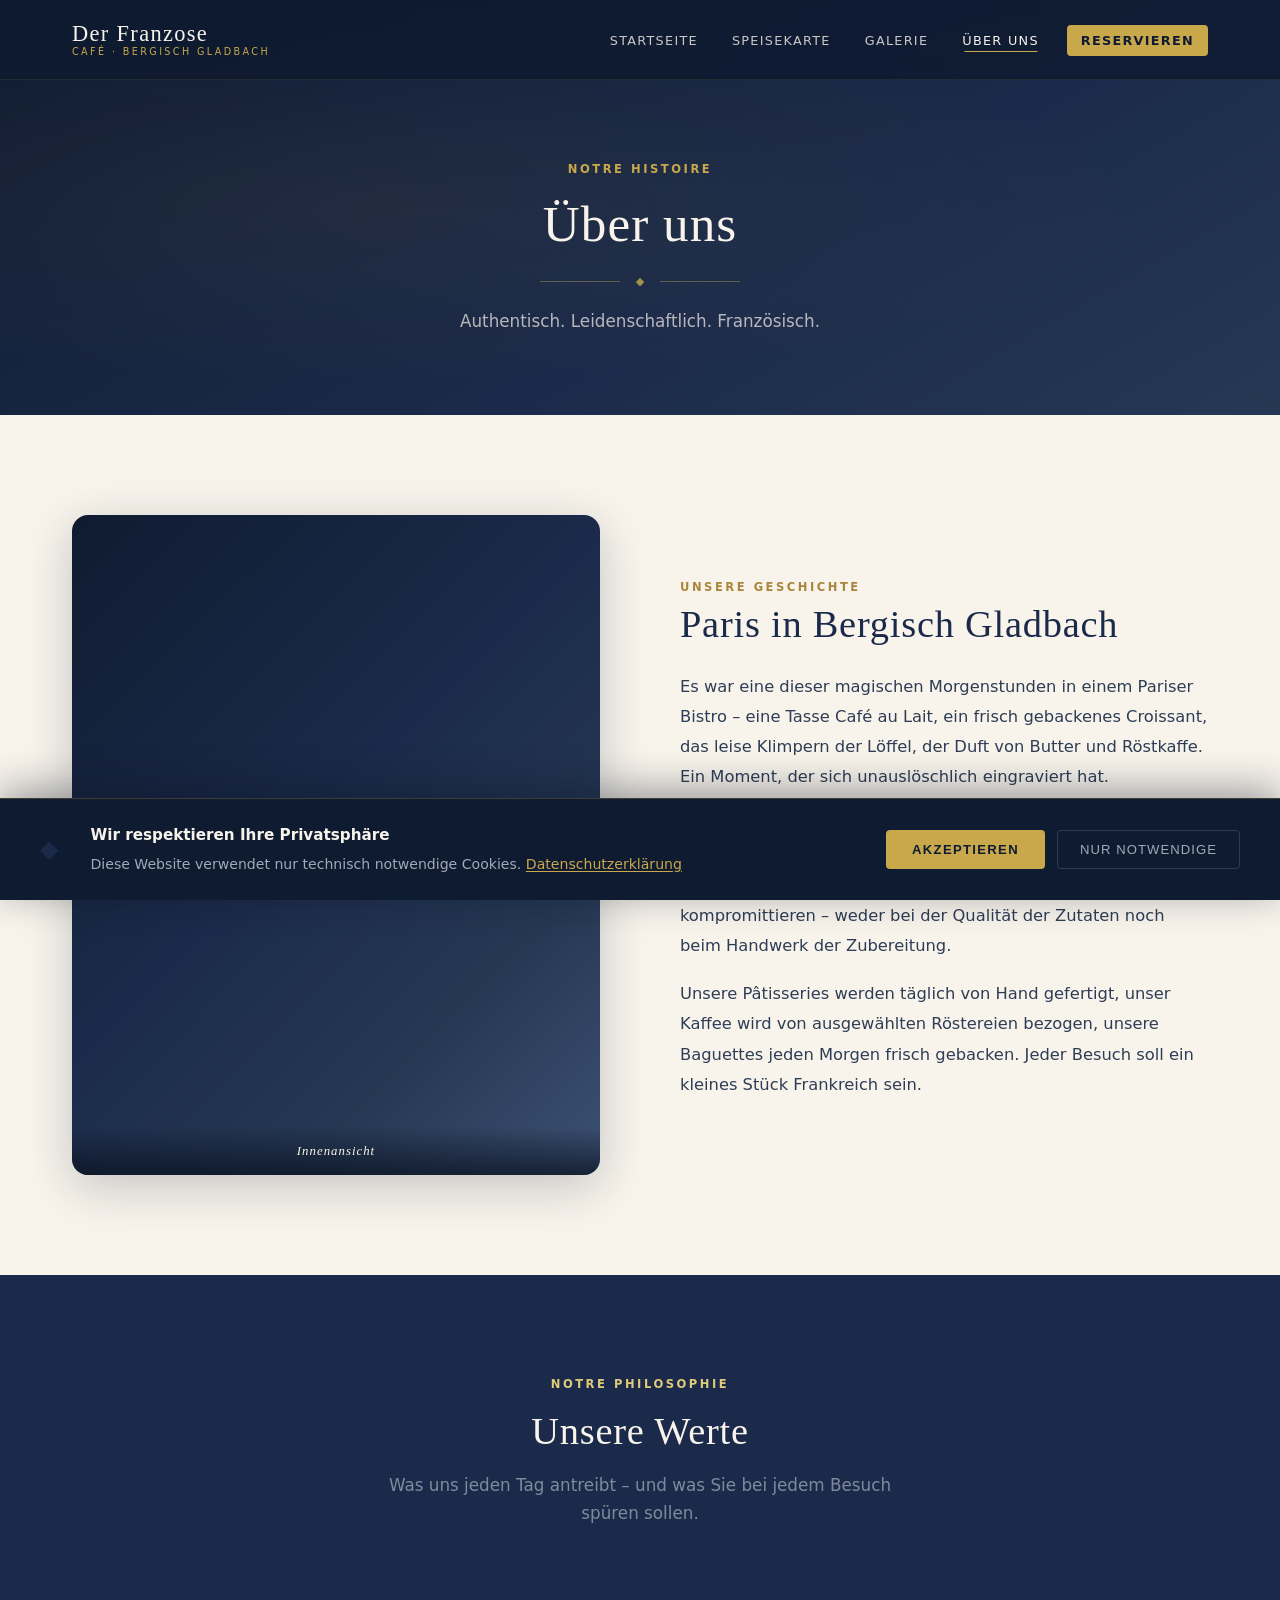
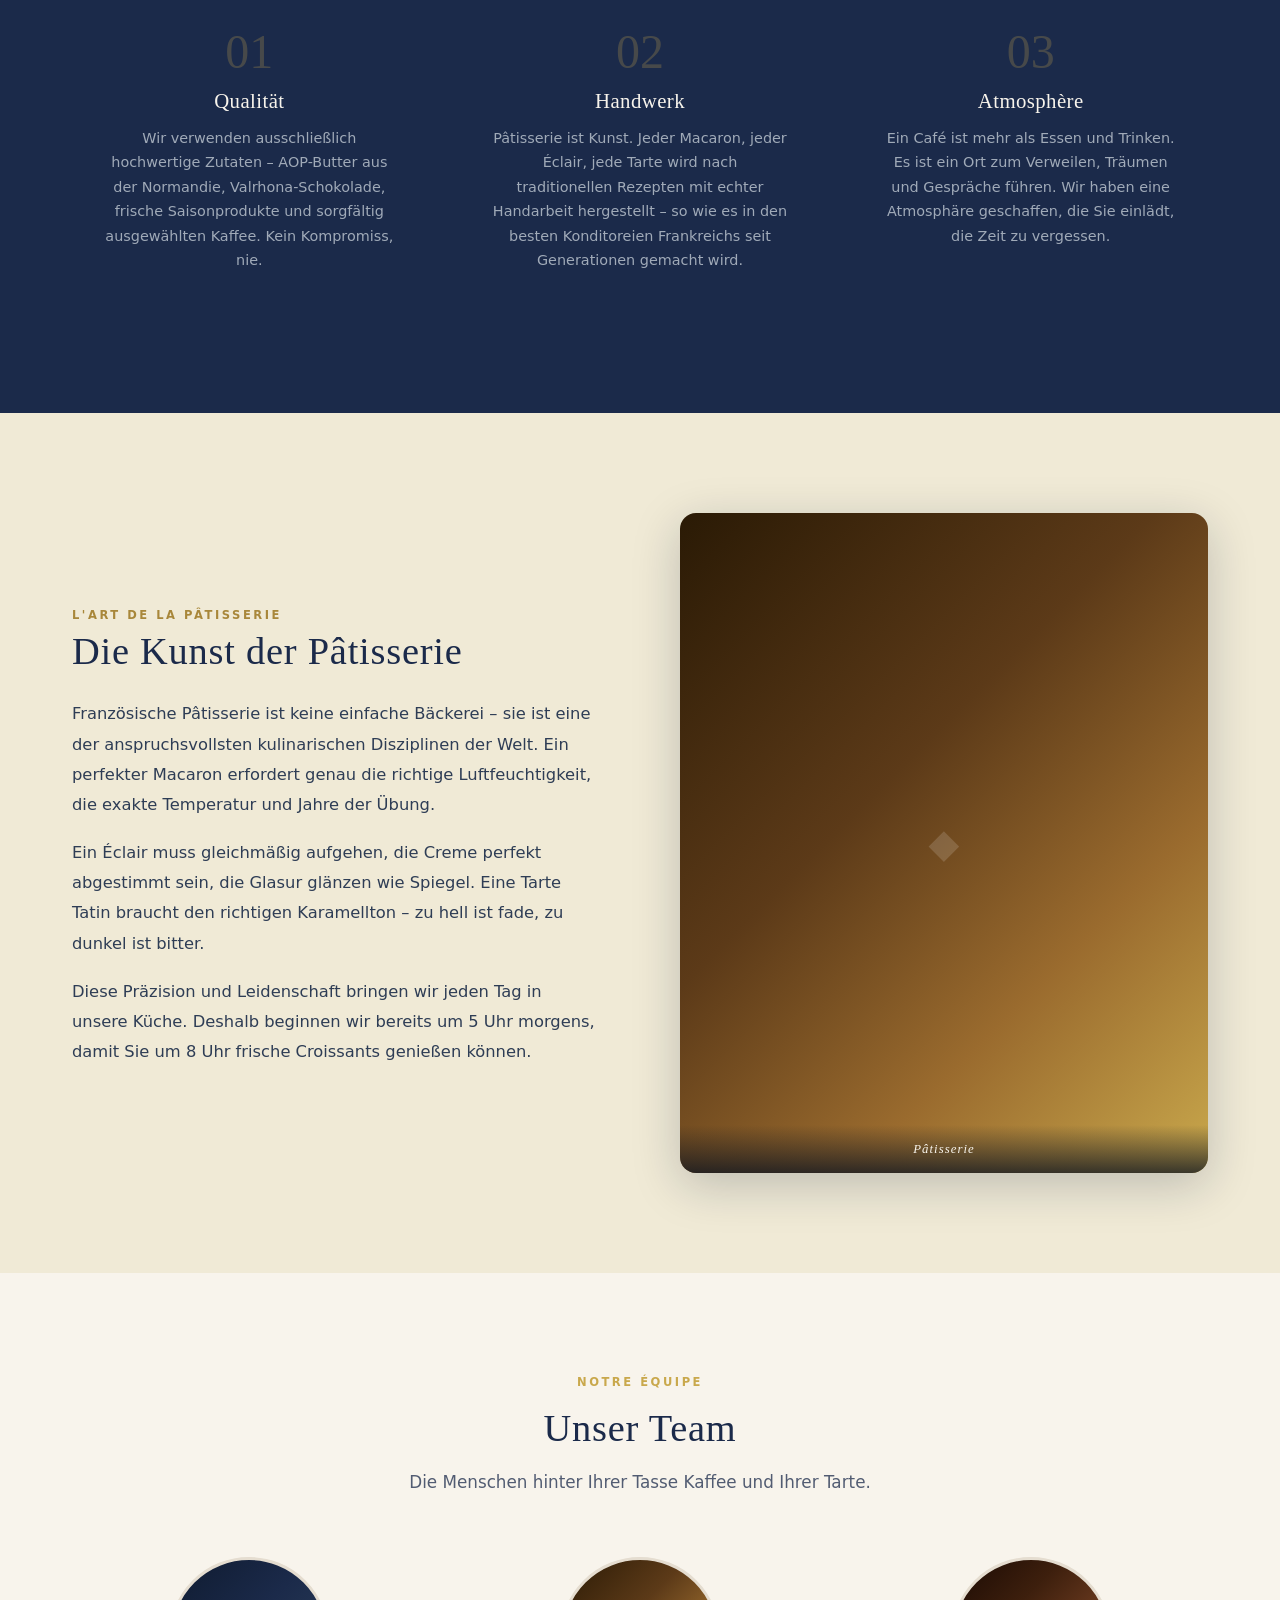
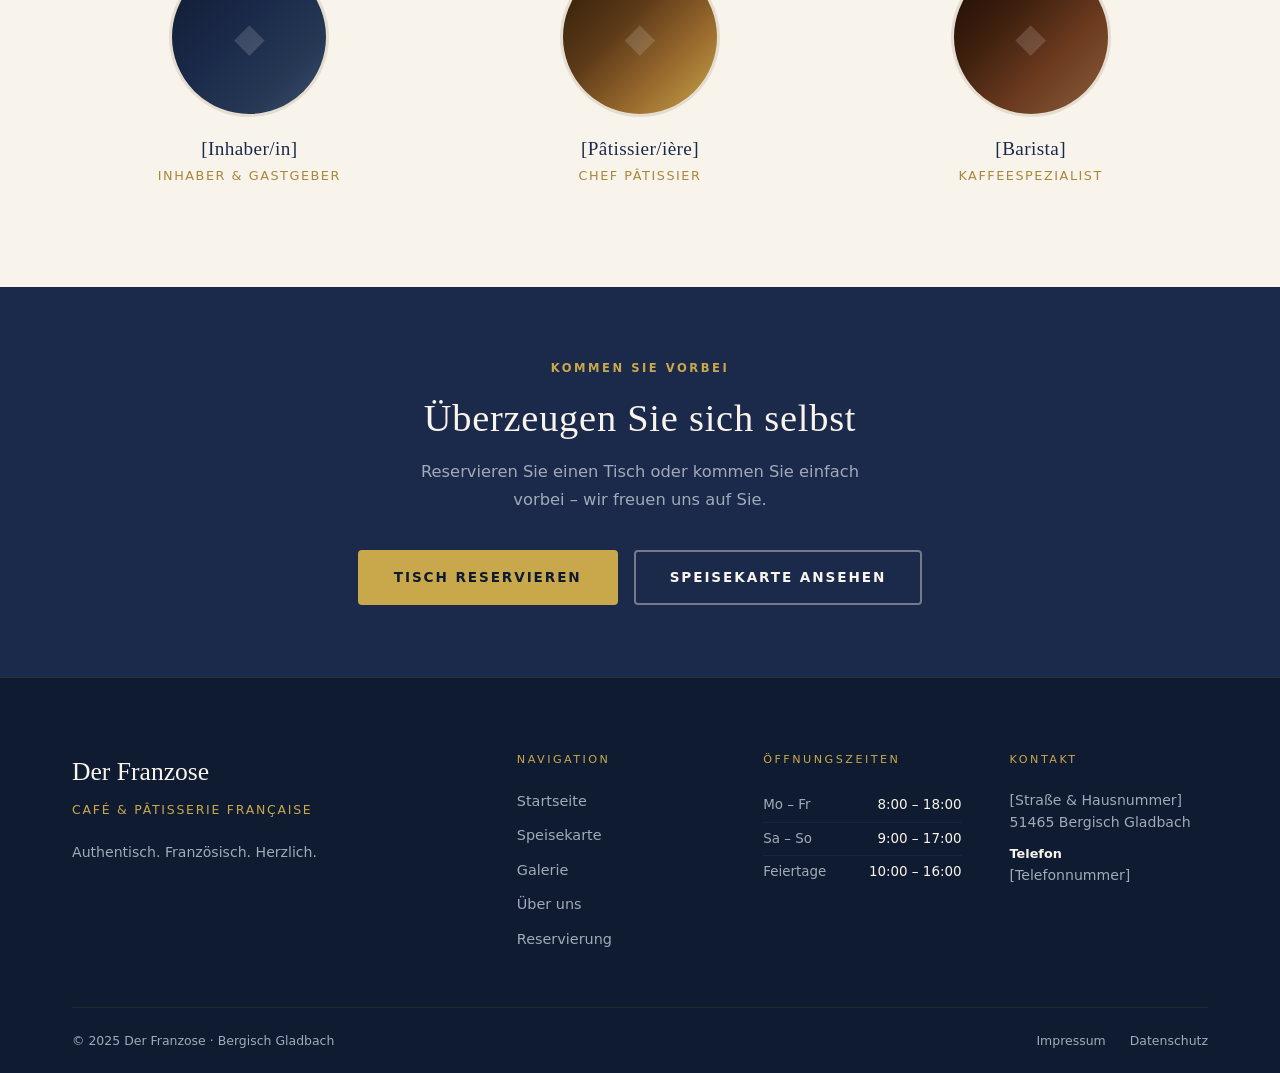
<file: ueber-uns.html>
<!DOCTYPE html>
<html lang="de">
<head>
  <meta charset="UTF-8">
  <meta name="viewport" content="width=device-width, initial-scale=1.0">
  <title>Über uns – Der Franzose | Café &amp; Pâtisserie Française Bergisch Gladbach</title>
  <meta name="description" content="Die Geschichte von Der Franzose: Ein authentisches französisches Café in Bergisch Gladbach, geboren aus Leidenschaft für die französische Café-Kultur und Pâtisserie.">
  <link rel="stylesheet" href="css/style.css">
</head>
<body>

  <!-- ── Navigation ─────────────────────────────────────── -->
  <nav class="nav" id="main-nav">
    <div class="nav__inner">
      <a href="index.html" class="nav__logo">
        <span class="nav__logo-name">Der Franzose</span>
        <span class="nav__logo-sub">Café · Bergisch Gladbach</span>
      </a>
      <button class="nav__burger" id="nav-burger" aria-label="Menü öffnen" aria-expanded="false">
        <span></span><span></span><span></span>
      </button>
      <ul class="nav__links" id="nav-menu">
        <li><a href="index.html"        class="nav__link">Startseite</a></li>
        <li><a href="speisekarte.html"  class="nav__link">Speisekarte</a></li>
        <li><a href="galerie.html"      class="nav__link">Galerie</a></li>
        <li><a href="ueber-uns.html"    class="nav__link">Über uns</a></li>
        <li><a href="reservierung.html" class="nav__link nav__link--cta">Reservieren</a></li>
      </ul>
    </div>
  </nav>

  <!-- ── Page Hero ──────────────────────────────────────── -->
  <header class="page-hero">
    <div class="container">
      <span class="label-caps">Notre Histoire</span>
      <h1 class="display-lg">Über uns</h1>
      <div class="divider" style="max-width:200px;margin:16px auto;">
        <span class="divider__line"></span>
        <span class="divider__gem">◆</span>
        <span class="divider__line"></span>
      </div>
      <p>Authentisch. Leidenschaftlich. Französisch.</p>
    </div>
  </header>

  <main>

    <!-- ── Our Story ──────────────────────────────────────── -->
    <section class="section section--cream" aria-labelledby="story-heading">
      <div class="container">
        <div class="about-intro fade-in">
          <div class="about-intro__img img-ph img-ph--interior">
            <span class="img-ph__gem">◆</span>
            <span class="img-ph__label">Innenansicht</span>
          </div>
          <div class="about-intro__text">
            <span class="about-intro__eyebrow label-caps">Unsere Geschichte</span>
            <h2 class="display-md" id="story-heading">Paris in Bergisch Gladbach</h2>
            <p>
              Es war eine dieser magischen Morgenstunden in einem Pariser Bistro – eine Tasse
              Café au Lait, ein frisch gebackenes Croissant, das leise Klimpern der Löffel, der
              Duft von Butter und Röstkaffe. Ein Moment, der sich unauslöschlich eingraviert hat.
            </p>
            <p>
              Aus diesem Erlebnis entstand der Traum: dieses besondere Lebensgefühl nach
              Bergisch Gladbach zu bringen. <em>Der Franzose</em> öffnete seine Türen mit dem
              Versprechen, nichts zu kompromittieren – weder bei der Qualität der Zutaten noch
              beim Handwerk der Zubereitung.
            </p>
            <p>
              Unsere Pâtisseries werden täglich von Hand gefertigt, unser Kaffee wird von
              ausgewählten Röstereien bezogen, unsere Baguettes jeden Morgen frisch gebacken.
              Jeder Besuch soll ein kleines Stück Frankreich sein.
            </p>
          </div>
        </div>
      </div>
    </section>

    <!-- ── Values ─────────────────────────────────────────── -->
    <section class="section section--dark" aria-labelledby="values-heading">
      <div class="container">
        <div class="section-header section-header--light fade-in">
          <span class="label-caps">Notre Philosophie</span>
          <h2 class="display-md" id="values-heading">Unsere Werte</h2>
          <p>Was uns jeden Tag antreibt – und was Sie bei jedem Besuch spüren sollen.</p>
        </div>
        <div class="values-grid fade-in">
          <div class="value-card">
            <p class="value-card__num">01</p>
            <h3 class="value-card__title">Qualität</h3>
            <p class="value-card__text">
              Wir verwenden ausschließlich hochwertige Zutaten – AOP-Butter aus der Normandie,
              Valrhona-Schokolade, frische Saisonprodukte und sorgfältig ausgewählten Kaffee.
              Kein Kompromiss, nie.
            </p>
          </div>
          <div class="value-card">
            <p class="value-card__num">02</p>
            <h3 class="value-card__title">Handwerk</h3>
            <p class="value-card__text">
              Pâtisserie ist Kunst. Jeder Macaron, jeder Éclair, jede Tarte wird nach
              traditionellen Rezepten mit echter Handarbeit hergestellt – so wie es in
              den besten Konditoreien Frankreichs seit Generationen gemacht wird.
            </p>
          </div>
          <div class="value-card">
            <p class="value-card__num">03</p>
            <h3 class="value-card__title">Atmosphère</h3>
            <p class="value-card__text">
              Ein Café ist mehr als Essen und Trinken. Es ist ein Ort zum Verweilen,
              Träumen und Gespräche führen. Wir haben eine Atmosphäre geschaffen, die
              Sie einlädt, die Zeit zu vergessen.
            </p>
          </div>
        </div>
      </div>
    </section>

    <!-- ── The Art of Pâtisserie ──────────────────────────── -->
    <section class="section section--cream-warm" aria-labelledby="patisserie-art-heading">
      <div class="container">
        <div class="about-intro fade-in">
          <div class="about-intro__text" style="order:1;">
            <span class="about-intro__eyebrow label-caps">L'Art de la Pâtisserie</span>
            <h2 class="display-md" id="patisserie-art-heading">Die Kunst der Pâtisserie</h2>
            <p>
              Französische Pâtisserie ist keine einfache Bäckerei – sie ist eine der anspruchsvollsten
              kulinarischen Disziplinen der Welt. Ein perfekter Macaron erfordert genau die richtige
              Luftfeuchtigkeit, die exakte Temperatur und Jahre der Übung.
            </p>
            <p>
              Ein Éclair muss gleichmäßig aufgehen, die Creme perfekt abgestimmt sein, die Glasur
              glänzen wie Spiegel. Eine Tarte Tatin braucht den richtigen Karamellton – zu hell ist
              fade, zu dunkel ist bitter.
            </p>
            <p>
              Diese Präzision und Leidenschaft bringen wir jeden Tag in unsere Küche. Deshalb beginnen
              wir bereits um 5 Uhr morgens, damit Sie um 8 Uhr frische Croissants genießen können.
            </p>
          </div>
          <div class="about-intro__img img-ph img-ph--pastry" style="order:2;">
            <span class="img-ph__gem">◆</span>
            <span class="img-ph__label">Pâtisserie</span>
          </div>
        </div>
      </div>
    </section>

    <!-- ── Team ───────────────────────────────────────────── -->
    <section class="section section--cream" aria-labelledby="team-heading">
      <div class="container">
        <div class="section-header fade-in">
          <span class="label-caps">Notre Équipe</span>
          <h2 class="display-md" id="team-heading">Unser Team</h2>
          <p>Die Menschen hinter Ihrer Tasse Kaffee und Ihrer Tarte.</p>
        </div>
        <div class="team-grid fade-in">
          <div class="team-card">
            <div class="team-card__img img-ph img-ph--interior">
              <span class="img-ph__gem">◆</span>
            </div>
            <h3 class="team-card__name">[Inhaber/in]</h3>
            <p class="team-card__role">Inhaber &amp; Gastgeber</p>
          </div>
          <div class="team-card">
            <div class="team-card__img img-ph img-ph--pastry">
              <span class="img-ph__gem">◆</span>
            </div>
            <h3 class="team-card__name">[Pâtissier/ière]</h3>
            <p class="team-card__role">Chef Pâtissier</p>
          </div>
          <div class="team-card">
            <div class="team-card__img img-ph img-ph--coffee">
              <span class="img-ph__gem">◆</span>
            </div>
            <h3 class="team-card__name">[Barista]</h3>
            <p class="team-card__role">Kaffeespezialist</p>
          </div>
        </div>
      </div>
    </section>

    <!-- ── CTA ────────────────────────────────────────────── -->
    <section class="section section--dark" aria-label="Call to Action" style="padding:72px 0;text-align:center;">
      <div class="container">
        <span class="label-caps" style="color:var(--gold);display:block;margin-bottom:16px;">Kommen Sie vorbei</span>
        <h2 class="display-md" style="color:var(--cream);margin-bottom:16px;">Überzeugen Sie sich selbst</h2>
        <p style="color:var(--text-muted);max-width:480px;margin:0 auto 36px;font-size:1.02rem;">
          Reservieren Sie einen Tisch oder kommen Sie einfach vorbei – wir freuen uns auf Sie.
        </p>
        <div style="display:flex;gap:16px;justify-content:center;flex-wrap:wrap;">
          <a href="reservierung.html" class="btn btn--primary">Tisch reservieren</a>
          <a href="speisekarte.html"  class="btn btn--outline">Speisekarte ansehen</a>
        </div>
      </div>
    </section>

  </main>

  <!-- ── Footer ─────────────────────────────────────────── -->
  <footer class="footer">
    <div class="container">
      <div class="footer__main">
        <div class="footer__brand">
          <p class="footer__brand-name">Der Franzose</p>
          <p class="footer__brand-tagline">Café &amp; Pâtisserie Française</p>
          <p class="footer__brand-desc">Authentisch. Französisch. Herzlich.</p>
        </div>
        <div class="footer__col">
          <span class="footer__col-title">Navigation</span>
          <nav class="footer__links">
            <a href="index.html">Startseite</a>
            <a href="speisekarte.html">Speisekarte</a>
            <a href="galerie.html">Galerie</a>
            <a href="ueber-uns.html">Über uns</a>
            <a href="reservierung.html">Reservierung</a>
          </nav>
        </div>
        <div class="footer__col">
          <span class="footer__col-title">Öffnungszeiten</span>
          <div class="footer__hours">
            <div class="footer__hours-row"><span>Mo – Fr</span><span>8:00 – 18:00</span></div>
            <div class="footer__hours-row"><span>Sa – So</span><span>9:00 – 17:00</span></div>
            <div class="footer__hours-row"><span>Feiertage</span><span>10:00 – 16:00</span></div>
          </div>
        </div>
        <div class="footer__col">
          <span class="footer__col-title">Kontakt</span>
          <div class="footer__address">
            <p>[Straße &amp; Hausnummer]<br>51465 Bergisch Gladbach</p>
            <p><strong>Telefon</strong><br>[Telefonnummer]</p>
          </div>
        </div>
      </div>
      <div class="footer__bottom">
        <p>&copy; 2025 Der Franzose &middot; Bergisch Gladbach</p>
        <nav class="footer__bottom-links">
          <a href="impressum.html">Impressum</a>
          <a href="datenschutz.html">Datenschutz</a>
        </nav>
      </div>
    </div>
  </footer>

  <div class="cookie-banner" id="cookie-banner" role="dialog" aria-label="Cookie-Einstellungen" aria-hidden="true">
    <div class="cookie-banner__inner">
      <span class="cookie-banner__icon" aria-hidden="true">◆</span>
      <div class="cookie-banner__text">
        <strong>Wir respektieren Ihre Privatsphäre</strong>
        <p>Diese Website verwendet nur technisch notwendige Cookies. <a href="datenschutz.html">Datenschutzerklärung</a></p>
      </div>
      <div class="cookie-banner__actions">
        <button class="cookie-banner__accept" id="cookie-accept">Akzeptieren</button>
        <button class="cookie-banner__decline" id="cookie-decline">Nur notwendige</button>
      </div>
    </div>
  </div>

  <script src="js/cookies.js"></script>
  <script src="js/main.js"></script>
</body>
</html>
</file>
<file: css/style.css>
/* ============================================================
   DER FRANZOSE — CAFÉ & PÂTISSERIE FRANÇAISE
   Main Stylesheet
   ============================================================ */

/* ── 1. Custom Properties ─────────────────────────────────── */
:root {
  --navy:          #1B2A4A;
  --navy-deep:     #0F1B30;
  --navy-mid:      #263854;
  --navy-light:    #3D5173;

  --cream:         #F8F4EC;
  --cream-warm:    #F0EAD6;
  --cream-muted:   #E5DDD0;

  --gold:          #C9A84C;
  --gold-light:    #DFCA7A;
  --gold-dark:     #A8873A;
  --gold-subtle:   rgba(201,168,76,0.12);

  --text-light:    #F8F4EC;
  --text-muted:    #A0AAB8;
  --text-dark:     #1B2A4A;
  --text-body:     #2E3D55;

  --font-display:  'Palatino Linotype', 'Book Antiqua', Palatino, Georgia, 'Times New Roman', serif;
  --font-body:     'Segoe UI', system-ui, -apple-system, BlinkMacSystemFont, sans-serif;

  --nav-h:         80px;
  --max-w:         1200px;
  --section-pad:   100px;

  --shadow-sm:     0 2px 12px rgba(15,27,48,0.10);
  --shadow-md:     0 6px 28px rgba(15,27,48,0.16);
  --shadow-lg:     0 12px 48px rgba(15,27,48,0.22);

  --ease:          0.3s ease;
  --ease-slow:     0.5s ease;

  --radius-sm:     4px;
  --radius-md:     8px;
  --radius-lg:     16px;
}

/* ── 2. Reset & Base ──────────────────────────────────────── */
*, *::before, *::after { box-sizing: border-box; margin: 0; padding: 0; }

html {
  scroll-behavior: smooth;
  font-size: 16px;
}

body {
  font-family: var(--font-body);
  color: var(--text-dark);
  background: var(--cream);
  line-height: 1.7;
  overflow-x: hidden;
}

img { display: block; max-width: 100%; height: auto; }
a   { color: inherit; text-decoration: none; }
ul  { list-style: none; }
button { cursor: pointer; border: none; background: none; }

/* ── 3. Typography ────────────────────────────────────────── */
h1, h2, h3, h4, h5, h6 {
  font-family: var(--font-display);
  font-weight: 400;
  line-height: 1.25;
  letter-spacing: 0.02em;
}

.display-xl  { font-size: clamp(2.8rem, 6vw, 5.2rem); }
.display-lg  { font-size: clamp(2rem,   4vw, 3.4rem); }
.display-md  { font-size: clamp(1.5rem, 3vw, 2.4rem); }
.display-sm  { font-size: clamp(1.2rem, 2vw, 1.7rem); }

.label-caps {
  font-family: var(--font-body);
  font-size: 0.72rem;
  font-weight: 600;
  letter-spacing: 0.22em;
  text-transform: uppercase;
}

/* ── 4. Layout Utilities ──────────────────────────────────── */
.container {
  max-width: var(--max-w);
  margin: 0 auto;
  padding: 0 32px;
}

.section {
  padding: var(--section-pad) 0;
}

.section--dark {
  background: var(--navy);
  color: var(--text-light);
}

.section--cream {
  background: var(--cream);
  color: var(--text-dark);
}

.section--cream-warm {
  background: var(--cream-warm);
  color: var(--text-dark);
}

.text-center { text-align: center; }
.text-gold   { color: var(--gold); }
.text-cream  { color: var(--cream); }

/* ── 5. Dividers & Ornaments ──────────────────────────────── */
.divider {
  display: flex;
  align-items: center;
  gap: 16px;
  margin: 16px 0;
}

.divider__line {
  flex: 1;
  height: 1px;
  background: var(--gold);
  opacity: 0.4;
}

.divider__gem {
  color: var(--gold);
  font-size: 0.7rem;
  opacity: 0.8;
  flex-shrink: 0;
}

.section-header {
  text-align: center;
  margin-bottom: 60px;
}

.section-header .label-caps {
  color: var(--gold);
  margin-bottom: 12px;
  display: block;
}

.section-header h2 {
  margin-bottom: 16px;
}

.section-header p {
  max-width: 560px;
  margin: 0 auto;
  opacity: 0.75;
  font-size: 1.05rem;
}

.section-header--light .label-caps { color: var(--gold-light); }
.section-header--light h2          { color: var(--cream); }
.section-header--light p           { color: var(--text-muted); }

/* ── 6. Buttons ───────────────────────────────────────────── */
.btn {
  display: inline-flex;
  align-items: center;
  gap: 10px;
  padding: 14px 34px;
  font-family: var(--font-body);
  font-size: 0.85rem;
  font-weight: 600;
  letter-spacing: 0.14em;
  text-transform: uppercase;
  border-radius: var(--radius-sm);
  transition: all var(--ease);
  white-space: nowrap;
}

.btn--primary {
  background: var(--gold);
  color: var(--navy-deep);
  border: 2px solid var(--gold);
}

.btn--primary:hover {
  background: var(--gold-light);
  border-color: var(--gold-light);
  transform: translateY(-2px);
  box-shadow: 0 8px 28px rgba(201,168,76,0.35);
}

.btn--outline {
  background: transparent;
  color: var(--cream);
  border: 2px solid rgba(248,244,236,0.4);
}

.btn--outline:hover {
  border-color: var(--gold);
  color: var(--gold);
  transform: translateY(-2px);
}

.btn--outline-dark {
  background: transparent;
  color: var(--navy);
  border: 2px solid var(--navy);
}

.btn--outline-dark:hover {
  background: var(--navy);
  color: var(--cream);
  transform: translateY(-2px);
}

.btn--whatsapp {
  background: #25D366;
  color: #fff;
  border: 2px solid #25D366;
  font-size: 1rem;
  padding: 18px 44px;
  border-radius: 50px;
  box-shadow: 0 6px 30px rgba(37,211,102,0.3);
}

.btn--whatsapp:hover {
  background: #1ebe5d;
  border-color: #1ebe5d;
  transform: translateY(-3px);
  box-shadow: 0 12px 40px rgba(37,211,102,0.4);
}

.btn--whatsapp .btn__icon {
  width: 24px;
  height: 24px;
}

/* ── 7. Navigation ────────────────────────────────────────── */
.nav {
  position: fixed;
  top: 0; left: 0; right: 0;
  z-index: 900;
  height: var(--nav-h);
  background: rgba(15,27,48,0.85);
  backdrop-filter: blur(12px);
  -webkit-backdrop-filter: blur(12px);
  border-bottom: 1px solid rgba(201,168,76,0.1);
  transition: background var(--ease), box-shadow var(--ease);
}

.nav.scrolled {
  background: var(--navy-deep);
  box-shadow: 0 4px 30px rgba(15,27,48,0.4);
}

.nav__inner {
  max-width: var(--max-w);
  margin: 0 auto;
  padding: 0 32px;
  height: 100%;
  display: flex;
  align-items: center;
  justify-content: space-between;
}

.nav__logo {
  display: flex;
  flex-direction: column;
  line-height: 1.1;
  transition: opacity var(--ease);
}

.nav__logo:hover { opacity: 0.85; }

.nav__logo-name {
  font-family: var(--font-display);
  font-size: 1.4rem;
  color: var(--cream);
  letter-spacing: 0.06em;
}

.nav__logo-sub {
  font-size: 0.6rem;
  letter-spacing: 0.25em;
  text-transform: uppercase;
  color: var(--gold);
}

.nav__links {
  display: flex;
  align-items: center;
  gap: 6px;
}

.nav__link {
  font-size: 0.8rem;
  font-weight: 500;
  letter-spacing: 0.1em;
  text-transform: uppercase;
  color: rgba(248,244,236,0.8);
  padding: 8px 14px;
  border-radius: var(--radius-sm);
  transition: color var(--ease), background var(--ease);
  position: relative;
}

.nav__link::after {
  content: '';
  position: absolute;
  bottom: 4px; left: 50%;
  transform: translateX(-50%) scaleX(0);
  width: 70%;
  height: 1px;
  background: var(--gold);
  transition: transform var(--ease);
}

.nav__link:hover,
.nav__link.active {
  color: var(--cream);
}

.nav__link:hover::after,
.nav__link.active::after {
  transform: translateX(-50%) scaleX(1);
}

.nav__link--cta {
  background: var(--gold);
  color: var(--navy-deep) !important;
  font-weight: 700;
  margin-left: 8px;
}

.nav__link--cta::after { display: none; }

.nav__link--cta:hover {
  background: var(--gold-light);
  transform: translateY(-1px);
}

/* Hamburger */
.nav__burger {
  display: none;
  flex-direction: column;
  justify-content: center;
  gap: 5px;
  width: 42px;
  height: 42px;
  padding: 8px;
  border-radius: var(--radius-sm);
  transition: background var(--ease);
}

.nav__burger:hover { background: rgba(255,255,255,0.08); }

.nav__burger span {
  display: block;
  height: 2px;
  background: var(--cream);
  border-radius: 2px;
  transition: all var(--ease);
  transform-origin: center;
}

.nav__burger.open span:nth-child(1) { transform: translateY(7px) rotate(45deg); }
.nav__burger.open span:nth-child(2) { opacity: 0; transform: scaleX(0); }
.nav__burger.open span:nth-child(3) { transform: translateY(-7px) rotate(-45deg); }

/* ── 8. Hero Section ──────────────────────────────────────── */
.hero {
  min-height: 100vh;
  display: flex;
  align-items: center;
  justify-content: center;
  position: relative;
  overflow: hidden;
  background: var(--navy-deep);
}

.hero__bg {
  position: absolute;
  inset: 0;
  background:
    radial-gradient(ellipse at 20% 60%, rgba(201,168,76,0.08) 0%, transparent 55%),
    radial-gradient(ellipse at 80% 25%, rgba(15,27,48,0.65) 0%, transparent 50%),
    radial-gradient(ellipse at 60% 80%, rgba(201,168,76,0.05) 0%, transparent 40%),
    linear-gradient(160deg, rgba(15,27,48,0.82) 0%, rgba(27,42,74,0.78) 45%, rgba(38,56,84,0.72) 100%),
    url('../images/hero.jpg') center / cover no-repeat;
}

.hero__pattern {
  position: absolute;
  inset: 0;
  background-image: radial-gradient(circle, rgba(201,168,76,0.05) 1px, transparent 1px);
  background-size: 44px 44px;
}

.hero__content {
  position: relative;
  z-index: 2;
  text-align: center;
  padding: calc(var(--nav-h) + 40px) 32px 80px;
  max-width: 820px;
  margin: 0 auto;
  animation: fadeInUp 1s var(--ease-slow) both;
}

.hero__eyebrow {
  color: var(--gold);
  letter-spacing: 0.3em;
  font-size: 0.72rem;
  font-weight: 600;
  text-transform: uppercase;
  margin-bottom: 24px;
  display: block;
}

.hero__title {
  color: var(--cream);
  margin-bottom: 8px;
  line-height: 1.1;
}

.hero__subtitle-fr {
  font-family: var(--font-display);
  font-style: italic;
  font-size: clamp(1rem, 2.2vw, 1.5rem);
  color: var(--gold-light);
  margin-bottom: 28px;
}

.hero__divider {
  margin: 28px auto;
  max-width: 320px;
}

.hero__desc {
  font-size: clamp(1rem, 1.6vw, 1.15rem);
  color: rgba(248,244,236,0.75);
  max-width: 560px;
  margin: 0 auto 44px;
  line-height: 1.8;
}

.hero__actions {
  display: flex;
  gap: 16px;
  justify-content: center;
  flex-wrap: wrap;
}

.hero__scroll {
  position: absolute;
  bottom: 36px;
  left: 50%;
  transform: translateX(-50%);
  z-index: 2;
  display: flex;
  flex-direction: column;
  align-items: center;
  gap: 8px;
  color: rgba(248,244,236,0.4);
  font-size: 0.65rem;
  letter-spacing: 0.2em;
  text-transform: uppercase;
  animation: bounce 2s ease-in-out infinite;
}

.hero__scroll-line {
  width: 1px;
  height: 40px;
  background: linear-gradient(to bottom, rgba(201,168,76,0.6), transparent);
}

/* Page Hero (sub-pages) */
.page-hero {
  padding: calc(var(--nav-h) + 80px) 0 80px;
  background:
    radial-gradient(ellipse at 30% 50%, rgba(201,168,76,0.06) 0%, transparent 60%),
    linear-gradient(150deg, #0F1B30 0%, #1B2A4A 60%, #263854 100%);
  text-align: center;
  color: var(--cream);
}

.page-hero .label-caps {
  color: var(--gold);
  display: block;
  margin-bottom: 12px;
}

.page-hero h1 {
  color: var(--cream);
  margin-bottom: 14px;
}

.page-hero p {
  color: rgba(248,244,236,0.7);
  font-size: 1.05rem;
  max-width: 500px;
  margin: 0 auto;
}

/* ── 9. Image Placeholders ────────────────────────────────── */
.img-ph {
  position: relative;
  overflow: hidden;
  display: flex;
  align-items: center;
  justify-content: center;
}

.img-ph__gem {
  font-size: 2.5rem;
  opacity: 0.15;
  color: #fff;
  pointer-events: none;
}

.img-ph__label {
  position: absolute;
  bottom: 0; left: 0; right: 0;
  padding: 14px 18px 12px;
  background: linear-gradient(transparent, rgba(10,18,32,0.75));
  color: var(--cream);
  font-family: var(--font-display);
  font-style: italic;
  font-size: 0.8rem;
  letter-spacing: 0.08em;
  text-align: center;
}

.img-ph--coffee {
  background: linear-gradient(135deg, #1A0A04 0%, #3D1F0D 35%, #6B3A1F 65%, #8B5E3C 100%);
}
.img-ph--pastry {
  background: linear-gradient(135deg, #2A1A05 0%, #5C3A18 40%, #9A6B2E 70%, #C9A84C 100%);
}
.img-ph--baguette {
  background: linear-gradient(135deg, #2C1F10 0%, #5A3E20 40%, #8B6D3E 70%, #C4A35A 100%);
}
.img-ph--interior {
  background: linear-gradient(135deg, #0F1B30 0%, #1B2A4A 45%, #263854 75%, #3D5173 100%);
}
.img-ph--macaron {
  background: linear-gradient(135deg, #2A1530 0%, #5C3055 40%, #9B6B8F 70%, #D4A8C4 100%);
}
.img-ph--eclair {
  background: linear-gradient(135deg, #1A1208 0%, #4A3218 40%, #8B6B35 70%, #C4A05A 100%);
}
.img-ph--tarte {
  background: linear-gradient(135deg, #2A1A08 0%, #5C3D18 40%, #A07030 70%, #D4A84C 100%);
}
.img-ph--exterior {
  background: linear-gradient(135deg, #0A1820 0%, #152535 40%, #1B3A4A 70%, #2A5065 100%);
}
.img-ph--breakfast {
  background: linear-gradient(135deg, #1A1010 0%, #4A2525 40%, #8B5050 70%, #C49090 100%);
}
.img-ph--latte {
  background: linear-gradient(135deg, #120A04 0%, #3D2010 35%, #7A4020 65%, #B06040 100%);
}

/* ── 10. Home – Highlights ────────────────────────────────── */
.highlights {
  display: grid;
  grid-template-columns: repeat(3, 1fr);
  gap: 2px;
}

.highlight-card {
  position: relative;
  aspect-ratio: 3/4;
  overflow: hidden;
  cursor: default;
}

.highlight-card .img-ph {
  position: absolute;
  inset: 0;
  transition: transform 0.6s ease;
}

.highlight-card:hover .img-ph {
  transform: scale(1.04);
}

.highlight-card__bg {
  position: absolute;
  inset: 0;
  width: 100%;
  height: 100%;
  object-fit: cover;
  object-position: center;
  transition: transform 0.6s ease;
}

.highlight-card:hover .highlight-card__bg {
  transform: scale(1.04);
}

.highlight-card__overlay {
  position: absolute;
  inset: 0;
  background: linear-gradient(to top, rgba(10,18,32,0.85) 0%, rgba(10,18,32,0.2) 50%, transparent 100%);
  z-index: 1;
  display: flex;
  flex-direction: column;
  justify-content: flex-end;
  padding: 36px 28px;
}

.highlight-card__badge {
  font-size: 0.65rem;
  font-weight: 600;
  letter-spacing: 0.2em;
  text-transform: uppercase;
  color: var(--gold);
  margin-bottom: 8px;
}

.highlight-card__title {
  font-family: var(--font-display);
  font-size: 1.6rem;
  color: var(--cream);
  margin-bottom: 8px;
  line-height: 1.2;
}

.highlight-card__desc {
  font-size: 0.875rem;
  color: rgba(248,244,236,0.75);
  line-height: 1.6;
}

/* ── 11. Home – Featured ──────────────────────────────────── */
.featured-grid {
  display: grid;
  grid-template-columns: repeat(4, 1fr);
  gap: 28px;
}

.featured-card {
  background: var(--cream);
  border-radius: var(--radius-md);
  overflow: hidden;
  box-shadow: var(--shadow-sm);
  transition: transform var(--ease), box-shadow var(--ease);
  border: 1px solid var(--cream-muted);
}

.featured-card:hover {
  transform: translateY(-6px);
  box-shadow: var(--shadow-md);
}

.featured-card__img {
  aspect-ratio: 4/3;
  overflow: hidden;
}

.featured-card__img img {
  width: 100%;
  height: 100%;
  object-fit: cover;
  display: block;
  transition: transform 0.5s ease;
}

.featured-card:hover .featured-card__img img {
  transform: scale(1.04);
}

.featured-card__body {
  padding: 20px 22px 22px;
}

.featured-card__category {
  font-size: 0.65rem;
  letter-spacing: 0.2em;
  font-weight: 600;
  text-transform: uppercase;
  color: var(--gold-dark);
  margin-bottom: 6px;
  display: block;
}

.featured-card__name {
  font-family: var(--font-display);
  font-size: 1.1rem;
  color: var(--navy);
  margin-bottom: 6px;
}

.featured-card__desc {
  font-size: 0.82rem;
  color: var(--text-body);
  opacity: 0.8;
  line-height: 1.55;
  margin-bottom: 14px;
}

.featured-card__price {
  font-family: var(--font-display);
  font-size: 1rem;
  color: var(--gold-dark);
  font-weight: 600;
}

/* ── 12. Home – Info Strip ────────────────────────────────── */
.info-strip {
  background: var(--navy-deep);
  padding: 60px 0;
}

.info-strip__grid {
  display: grid;
  grid-template-columns: repeat(3, 1fr);
  gap: 0;
}

.info-strip__item {
  padding: 32px 40px;
  border-right: 1px solid rgba(201,168,76,0.12);
  text-align: center;
}

.info-strip__item:last-child { border-right: none; }

.info-strip__icon {
  font-size: 1.5rem;
  margin-bottom: 12px;
  color: var(--gold);
  display: block;
}

.info-strip__label {
  font-size: 0.65rem;
  letter-spacing: 0.22em;
  text-transform: uppercase;
  color: var(--text-muted);
  margin-bottom: 10px;
  display: block;
}

.info-strip__value {
  font-family: var(--font-display);
  font-size: 1rem;
  color: var(--cream);
  line-height: 1.6;
}

/* ── 13. Speisekarte ──────────────────────────────────────── */
.menu-nav {
  background: var(--cream-warm);
  border-bottom: 1px solid var(--cream-muted);
  position: sticky;
  top: var(--nav-h);
  z-index: 100;
  overflow-x: auto;
}

.menu-nav__list {
  display: flex;
  align-items: center;
  gap: 4px;
  padding: 0 32px;
  max-width: var(--max-w);
  margin: 0 auto;
}

.menu-nav__link {
  display: block;
  padding: 16px 18px;
  font-size: 0.75rem;
  font-weight: 600;
  letter-spacing: 0.12em;
  text-transform: uppercase;
  color: var(--navy-light);
  white-space: nowrap;
  border-bottom: 2px solid transparent;
  transition: color var(--ease), border-color var(--ease);
}

.menu-nav__link:hover {
  color: var(--navy);
  border-bottom-color: var(--gold);
}

.menu-section {
  padding: 72px 0 60px;
  border-bottom: 1px solid var(--cream-muted);
}

.menu-section:last-of-type { border-bottom: none; }

.menu-section__header {
  text-align: center;
  margin-bottom: 48px;
}

.menu-section__title {
  font-size: clamp(1.8rem, 3vw, 2.6rem);
  color: var(--navy);
  margin-bottom: 4px;
}

.menu-section__fr {
  font-family: var(--font-display);
  font-style: italic;
  font-size: 1rem;
  color: var(--gold-dark);
}

.menu-list {
  max-width: 720px;
  margin: 0 auto;
}

.menu-item {
  display: flex;
  justify-content: space-between;
  align-items: baseline;
  gap: 12px;
  padding: 18px 0;
  border-bottom: 1px dashed rgba(27,42,74,0.12);
}

.menu-item:last-child { border-bottom: none; }

.menu-item__info { flex: 1; }

.menu-item__name {
  font-family: var(--font-display);
  font-size: 1.05rem;
  color: var(--navy);
  margin-bottom: 3px;
}

.menu-item__desc {
  font-size: 0.83rem;
  color: var(--text-body);
  opacity: 0.7;
  font-style: italic;
}

.menu-item__price {
  font-family: var(--font-display);
  font-size: 1rem;
  color: var(--gold-dark);
  font-weight: 600;
  white-space: nowrap;
  flex-shrink: 0;
}

.menu-section__featured {
  display: grid;
  grid-template-columns: repeat(3, 1fr);
  gap: 24px;
  margin-bottom: 48px;
}

.menu-card {
  border-radius: var(--radius-md);
  overflow: hidden;
  box-shadow: var(--shadow-sm);
  background: #fff;
  border: 1px solid var(--cream-muted);
  transition: transform var(--ease), box-shadow var(--ease);
}

.menu-card:hover {
  transform: translateY(-4px);
  box-shadow: var(--shadow-md);
}

.menu-card__img { aspect-ratio: 16/9; }

.menu-card__body {
  padding: 18px 20px;
}

.menu-card__name {
  font-family: var(--font-display);
  font-size: 1.05rem;
  color: var(--navy);
  margin-bottom: 4px;
}

.menu-card__desc {
  font-size: 0.82rem;
  color: var(--text-body);
  opacity: 0.75;
  margin-bottom: 12px;
}

.menu-card__footer {
  display: flex;
  justify-content: space-between;
  align-items: center;
}

.menu-card__tag {
  font-size: 0.65rem;
  letter-spacing: 0.15em;
  text-transform: uppercase;
  color: var(--text-muted);
}

.menu-card__price {
  font-family: var(--font-display);
  color: var(--gold-dark);
  font-size: 1rem;
  font-weight: 600;
}

.menu-note {
  text-align: center;
  padding: 32px 0 0;
  font-size: 0.82rem;
  color: var(--text-body);
  opacity: 0.6;
  font-style: italic;
}

/* ── 14. Galerie ──────────────────────────────────────────── */
.gallery-grid {
  display: grid;
  grid-template-columns: repeat(3, 1fr);
  grid-auto-rows: 260px;
  gap: 10px;
}

.gallery-grid .g-tall  { grid-row: span 2; }
.gallery-grid .g-wide  { grid-column: span 2; }

.gallery-item {
  position: relative;
  overflow: hidden;
  cursor: pointer;
  border-radius: var(--radius-sm);
}

.gallery-item .img-ph {
  position: absolute;
  inset: 0;
  transition: transform 0.5s ease;
}

.gallery-item:hover .img-ph {
  transform: scale(1.06);
}

.gallery-item__overlay {
  position: absolute;
  inset: 0;
  background: linear-gradient(to top, rgba(10,18,32,0.8) 0%, transparent 60%);
  opacity: 0;
  transition: opacity var(--ease);
  display: flex;
  flex-direction: column;
  justify-content: flex-end;
  padding: 24px 22px;
  z-index: 2;
}

.gallery-item:hover .gallery-item__overlay { opacity: 1; }

.gallery-item__cat {
  font-size: 0.65rem;
  letter-spacing: 0.2em;
  text-transform: uppercase;
  color: var(--gold);
  margin-bottom: 4px;
}

.gallery-item__name {
  font-family: var(--font-display);
  font-size: 1.1rem;
  color: var(--cream);
}

.gallery-item__zoom {
  position: absolute;
  top: 16px; right: 16px;
  width: 36px; height: 36px;
  background: rgba(15,27,48,0.6);
  border-radius: 50%;
  display: flex;
  align-items: center;
  justify-content: center;
  color: var(--cream);
  font-size: 0.9rem;
  opacity: 0;
  transition: opacity var(--ease), background var(--ease);
  z-index: 3;
}

.gallery-item:hover .gallery-item__zoom {
  opacity: 1;
  background: var(--gold);
}

/* Lightbox */
.lightbox {
  display: none;
  position: fixed;
  inset: 0;
  z-index: 9999;
  background: rgba(10,18,32,0.95);
  align-items: center;
  justify-content: center;
}

.lightbox.open { display: flex; }

.lightbox__inner {
  position: relative;
  max-width: 80vw;
  max-height: 80vh;
  display: flex;
  flex-direction: column;
  align-items: center;
  gap: 16px;
}

.lightbox__img {
  width: 600px;
  max-width: 80vw;
  height: 420px;
  max-height: 60vh;
  border-radius: var(--radius-md);
  overflow: hidden;
}

.lightbox__caption {
  font-family: var(--font-display);
  font-style: italic;
  color: var(--cream);
  font-size: 1rem;
  text-align: center;
  opacity: 0.8;
}

.lightbox__close {
  position: absolute;
  top: -48px; right: -4px;
  width: 40px; height: 40px;
  display: flex;
  align-items: center;
  justify-content: center;
  background: rgba(248,244,236,0.1);
  border-radius: 50%;
  color: var(--cream);
  font-size: 1.2rem;
  transition: background var(--ease);
}

.lightbox__close:hover { background: rgba(248,244,236,0.2); }

.lightbox__nav {
  display: flex;
  gap: 12px;
}

.lightbox__btn {
  padding: 8px 20px;
  background: rgba(248,244,236,0.1);
  color: var(--cream);
  border-radius: var(--radius-sm);
  font-size: 0.85rem;
  transition: background var(--ease);
}

.lightbox__btn:hover { background: var(--gold); color: var(--navy-deep); }

/* ── 15. Über uns ─────────────────────────────────────────── */
.about-intro {
  display: grid;
  grid-template-columns: 1fr 1fr;
  gap: 80px;
  align-items: center;
}

.about-intro__img {
  aspect-ratio: 4/5;
  border-radius: var(--radius-lg);
  overflow: hidden;
  box-shadow: var(--shadow-lg);
}

.about-intro__img img {
  width: 100%;
  height: 100%;
  object-fit: cover;
  display: block;
}

.about-intro__eyebrow {
  color: var(--gold-dark);
  margin-bottom: 14px;
}

.about-intro h2 {
  font-size: clamp(1.8rem, 3vw, 2.8rem);
  color: var(--navy);
  margin-bottom: 24px;
}

.about-intro p {
  color: var(--text-body);
  margin-bottom: 18px;
  line-height: 1.85;
  font-size: 1.02rem;
}

.values-grid {
  display: grid;
  grid-template-columns: repeat(3, 1fr);
  gap: 36px;
}

.value-card {
  text-align: center;
  padding: 40px 30px;
}

.value-card__num {
  font-family: var(--font-display);
  font-size: 3rem;
  color: var(--gold);
  opacity: 0.25;
  line-height: 1;
  margin-bottom: 12px;
}

.value-card__title {
  font-family: var(--font-display);
  font-size: 1.3rem;
  color: var(--cream);
  margin-bottom: 12px;
}

.value-card__text {
  font-size: 0.9rem;
  color: var(--text-muted);
  line-height: 1.7;
}

.team-grid {
  display: grid;
  grid-template-columns: repeat(3, 1fr);
  gap: 36px;
}

.team-card { text-align: center; }

.team-card__img {
  width: 160px;
  height: 160px;
  border-radius: 50%;
  overflow: hidden;
  margin: 0 auto 20px;
  border: 3px solid var(--cream-muted);
}

.team-card__name {
  font-family: var(--font-display);
  font-size: 1.2rem;
  color: var(--navy);
  margin-bottom: 4px;
}

.team-card__role {
  font-size: 0.8rem;
  letter-spacing: 0.12em;
  text-transform: uppercase;
  color: var(--gold-dark);
}

/* ── 16. Reservierung ─────────────────────────────────────── */
.reservation-hero {
  text-align: center;
  padding: 80px 0;
}

.reservation-hero__wa {
  margin: 44px auto;
  max-width: 460px;
}

.hours-card {
  background: var(--cream);
  border-radius: var(--radius-lg);
  padding: 48px;
  border: 1px solid var(--cream-muted);
  box-shadow: var(--shadow-sm);
}

.hours-card h3 {
  font-family: var(--font-display);
  font-size: 1.5rem;
  color: var(--navy);
  margin-bottom: 8px;
}

.hours-card__sub {
  font-size: 0.8rem;
  color: var(--gold-dark);
  letter-spacing: 0.12em;
  text-transform: uppercase;
  margin-bottom: 28px;
  display: block;
}

.hours-table { width: 100%; }

.hours-table tr td {
  padding: 10px 0;
  border-bottom: 1px dashed var(--cream-muted);
  font-size: 0.95rem;
  color: var(--text-body);
}

.hours-table tr:last-child td { border-bottom: none; }

.hours-table td:last-child {
  text-align: right;
  color: var(--navy);
  font-weight: 500;
}

.hours-closed { color: var(--text-muted) !important; font-style: italic; }

.contact-grid {
  display: grid;
  grid-template-columns: 1fr 1fr;
  gap: 28px;
  margin-top: 28px;
}

.contact-item {
  display: flex;
  align-items: flex-start;
  gap: 14px;
  padding: 20px;
  background: var(--cream-warm);
  border-radius: var(--radius-md);
}

.contact-item__icon {
  width: 40px; height: 40px;
  background: var(--navy);
  color: var(--gold);
  display: flex;
  align-items: center;
  justify-content: center;
  border-radius: var(--radius-sm);
  font-size: 1rem;
  flex-shrink: 0;
}

.contact-item__label {
  font-size: 0.7rem;
  letter-spacing: 0.15em;
  text-transform: uppercase;
  color: var(--text-muted);
  margin-bottom: 4px;
  display: block;
}

.contact-item__value {
  font-size: 0.95rem;
  color: var(--navy);
  font-weight: 500;
}

/* ── 17. Legal Pages ──────────────────────────────────────── */
.legal-content {
  max-width: 820px;
  margin: 0 auto;
  padding: 0 32px;
  font-size: 0.95rem;
  color: var(--text-body);
  line-height: 1.85;
}

.legal-content h2 {
  font-size: 1.4rem;
  color: var(--navy);
  margin: 44px 0 14px;
  padding-top: 20px;
  border-top: 1px solid var(--cream-muted);
}

.legal-content h2:first-child {
  border-top: none;
  margin-top: 0;
}

.legal-content h3 {
  font-size: 1.05rem;
  color: var(--navy);
  margin: 24px 0 8px;
}

.legal-content p { margin-bottom: 14px; }

.legal-content ul {
  list-style: disc;
  padding-left: 24px;
  margin-bottom: 14px;
}

.legal-content ul li { margin-bottom: 6px; }

.legal-content a {
  color: var(--gold-dark);
  text-decoration: underline;
  text-underline-offset: 2px;
}

.legal-content a:hover { color: var(--navy); }

.legal-placeholder {
  display: inline-block;
  background: rgba(201,168,76,0.15);
  color: var(--gold-dark);
  padding: 1px 8px;
  border-radius: 3px;
  font-style: italic;
}

/* ── 18. Footer ───────────────────────────────────────────── */
.footer {
  background: var(--navy-deep);
  color: var(--cream);
  border-top: 1px solid rgba(201,168,76,0.15);
}

.footer__main {
  display: grid;
  grid-template-columns: 2fr 1fr 1fr 1fr;
  gap: 48px;
  padding: 72px 0 56px;
}

.footer__brand-name {
  font-family: var(--font-display);
  font-size: 1.6rem;
  color: var(--cream);
  margin-bottom: 6px;
}

.footer__brand-tagline {
  font-size: 0.78rem;
  color: var(--gold);
  letter-spacing: 0.14em;
  text-transform: uppercase;
  margin-bottom: 20px;
}

.footer__brand-desc {
  font-size: 0.88rem;
  color: var(--text-muted);
  line-height: 1.75;
  max-width: 280px;
}

.footer__col-title {
  font-size: 0.7rem;
  letter-spacing: 0.22em;
  text-transform: uppercase;
  color: var(--gold);
  margin-bottom: 20px;
  display: block;
}

.footer__links {
  display: flex;
  flex-direction: column;
  gap: 10px;
}

.footer__links a {
  font-size: 0.9rem;
  color: var(--text-muted);
  transition: color var(--ease);
}

.footer__links a:hover { color: var(--cream); }

.footer__address {
  display: flex;
  flex-direction: column;
  gap: 8px;
}

.footer__address p {
  font-size: 0.88rem;
  color: var(--text-muted);
  line-height: 1.6;
}

.footer__address strong {
  color: var(--cream);
  font-size: 0.8rem;
}

.footer__hours-row {
  display: flex;
  justify-content: space-between;
  font-size: 0.84rem;
  color: var(--text-muted);
  padding: 5px 0;
  border-bottom: 1px solid rgba(255,255,255,0.04);
}

.footer__hours-row:last-child { border-bottom: none; }

.footer__hours-row span:last-child { color: var(--cream); }

.footer__bottom {
  border-top: 1px solid rgba(201,168,76,0.1);
  padding: 22px 0;
  display: flex;
  justify-content: space-between;
  align-items: center;
  font-size: 0.78rem;
  color: var(--text-muted);
}

.footer__bottom-links {
  display: flex;
  gap: 24px;
}

.footer__bottom-links a {
  color: var(--text-muted);
  transition: color var(--ease);
}

.footer__bottom-links a:hover { color: var(--cream); }

/* ── 19. Cookie Banner ────────────────────────────────────── */
.cookie-banner {
  position: fixed;
  bottom: 0; left: 0; right: 0;
  z-index: 9000;
  background: var(--navy-deep);
  border-top: 1px solid rgba(201,168,76,0.25);
  padding: 24px 32px;
  transform: translateY(100%);
  transition: transform 0.5s cubic-bezier(0.4,0,0.2,1);
  box-shadow: 0 -8px 40px rgba(10,18,32,0.4);
}

.cookie-banner.visible {
  transform: translateY(0);
}

.cookie-banner__inner {
  max-width: var(--max-w);
  margin: 0 auto;
  display: flex;
  align-items: center;
  gap: 32px;
  flex-wrap: wrap;
}

.cookie-banner__icon {
  font-size: 1.5rem;
  flex-shrink: 0;
}

.cookie-banner__text {
  flex: 1;
  min-width: 240px;
}

.cookie-banner__text p {
  font-size: 0.88rem;
  color: var(--text-muted);
  line-height: 1.65;
}

.cookie-banner__text strong {
  color: var(--cream);
  display: block;
  margin-bottom: 4px;
  font-size: 0.95rem;
}

.cookie-banner__text a {
  color: var(--gold);
  text-decoration: underline;
  text-underline-offset: 2px;
}

.cookie-banner__actions {
  display: flex;
  gap: 12px;
  flex-shrink: 0;
  flex-wrap: wrap;
}

.cookie-banner__accept {
  padding: 11px 26px;
  background: var(--gold);
  color: var(--navy-deep);
  font-size: 0.82rem;
  font-weight: 700;
  letter-spacing: 0.1em;
  text-transform: uppercase;
  border-radius: var(--radius-sm);
  transition: all var(--ease);
}

.cookie-banner__accept:hover {
  background: var(--gold-light);
  transform: translateY(-1px);
}

.cookie-banner__decline {
  padding: 11px 22px;
  background: transparent;
  color: var(--text-muted);
  font-size: 0.82rem;
  letter-spacing: 0.08em;
  text-transform: uppercase;
  border: 1px solid rgba(248,244,236,0.15);
  border-radius: var(--radius-sm);
  transition: all var(--ease);
}

.cookie-banner__decline:hover {
  color: var(--cream);
  border-color: rgba(248,244,236,0.35);
}

/* ── 20. Animations ───────────────────────────────────────── */
@keyframes fadeInUp {
  from { opacity: 0; transform: translateY(28px); }
  to   { opacity: 1; transform: translateY(0); }
}

@keyframes fadeIn {
  from { opacity: 0; }
  to   { opacity: 1; }
}

@keyframes bounce {
  0%, 100% { transform: translateX(-50%) translateY(0); }
  50%       { transform: translateX(-50%) translateY(8px); }
}

@keyframes pulse {
  0%, 100% { box-shadow: 0 6px 30px rgba(37,211,102,0.3); }
  50%       { box-shadow: 0 8px 40px rgba(37,211,102,0.55); }
}

.btn--whatsapp { animation: pulse 2.5s ease-in-out infinite; }

.fade-in {
  opacity: 0;
  transform: translateY(20px);
  transition: opacity 0.6s ease, transform 0.6s ease;
}

.fade-in.visible {
  opacity: 1;
  transform: translateY(0);
}

/* ── 21. Media Queries – Tablet ───────────────────────────── */
@media (max-width: 1100px) {
  :root { --section-pad: 72px; }

  .featured-grid {
    grid-template-columns: repeat(2, 1fr);
  }

  .footer__main {
    grid-template-columns: 1fr 1fr;
    gap: 36px;
  }

  .about-intro {
    gap: 48px;
  }
}

@media (max-width: 900px) {
  .highlights {
    grid-template-columns: 1fr;
    max-width: 560px;
    margin: 0 auto;
  }

  .highlight-card {
    aspect-ratio: 16/9;
  }

  .values-grid,
  .team-grid {
    grid-template-columns: 1fr;
    gap: 24px;
  }

  .menu-section__featured {
    grid-template-columns: repeat(2, 1fr);
  }

  .gallery-grid {
    grid-template-columns: repeat(2, 1fr);
  }

  .gallery-grid .g-wide { grid-column: span 2; }
}

/* ── 22. Media Queries – Mobile ───────────────────────────── */
@media (max-width: 768px) {
  :root {
    --section-pad: 60px;
    --nav-h: 66px;
  }

  .container { padding: 0 20px; }

  /* Nav mobile */
  .nav__burger { display: flex; }

  .nav__links {
    display: none;
    position: absolute;
    top: var(--nav-h);
    left: 0; right: 0;
    background: var(--navy-deep);
    border-top: 1px solid rgba(201,168,76,0.15);
    padding: 12px 20px 24px;
    flex-direction: column;
    gap: 2px;
    box-shadow: 0 8px 30px rgba(10,18,32,0.4);
  }

  .nav__links.open { display: flex; }

  .nav__link {
    padding: 12px 14px;
    font-size: 0.88rem;
  }

  .nav__link--cta {
    margin-left: 0;
    margin-top: 8px;
    text-align: center;
    padding: 14px;
  }

  /* Hero */
  .hero__actions {
    flex-direction: column;
    align-items: center;
  }

  .hero__scroll { display: none; }

  /* About */
  .about-intro {
    grid-template-columns: 1fr;
    gap: 36px;
  }

  .about-intro__img {
    order: -1;
    aspect-ratio: 16/9;
  }

  /* Featured */
  .featured-grid {
    grid-template-columns: 1fr;
    max-width: 440px;
    margin: 0 auto;
  }

  /* Info strip */
  .info-strip__grid {
    grid-template-columns: 1fr;
  }

  .info-strip__item {
    border-right: none;
    border-bottom: 1px solid rgba(201,168,76,0.12);
  }

  .info-strip__item:last-child { border-bottom: none; }

  /* Menu */
  .menu-section__featured {
    grid-template-columns: 1fr;
    max-width: 400px;
    margin: 0 auto 36px;
  }

  /* Gallery */
  .gallery-grid {
    grid-template-columns: 1fr 1fr;
    grid-auto-rows: 180px;
  }

  .gallery-grid .g-tall { grid-row: span 1; }

  /* Reservation */
  .contact-grid {
    grid-template-columns: 1fr;
  }

  /* Footer */
  .footer__main {
    grid-template-columns: 1fr;
    gap: 32px;
    padding: 48px 0 36px;
  }

  .footer__bottom {
    flex-direction: column;
    gap: 12px;
    text-align: center;
  }

  /* Legal */
  .legal-content { padding: 0 20px; }

  /* Cookie */
  .cookie-banner { padding: 20px; }

  .cookie-banner__inner {
    flex-direction: column;
    gap: 18px;
    align-items: stretch;
  }

  .cookie-banner__actions {
    flex-direction: column;
  }
}

@media (max-width: 480px) {
  .gallery-grid {
    grid-template-columns: 1fr;
    grid-auto-rows: 220px;
  }

  .gallery-grid .g-wide { grid-column: span 1; }

  .highlights { max-width: 100%; }
}
</file>
